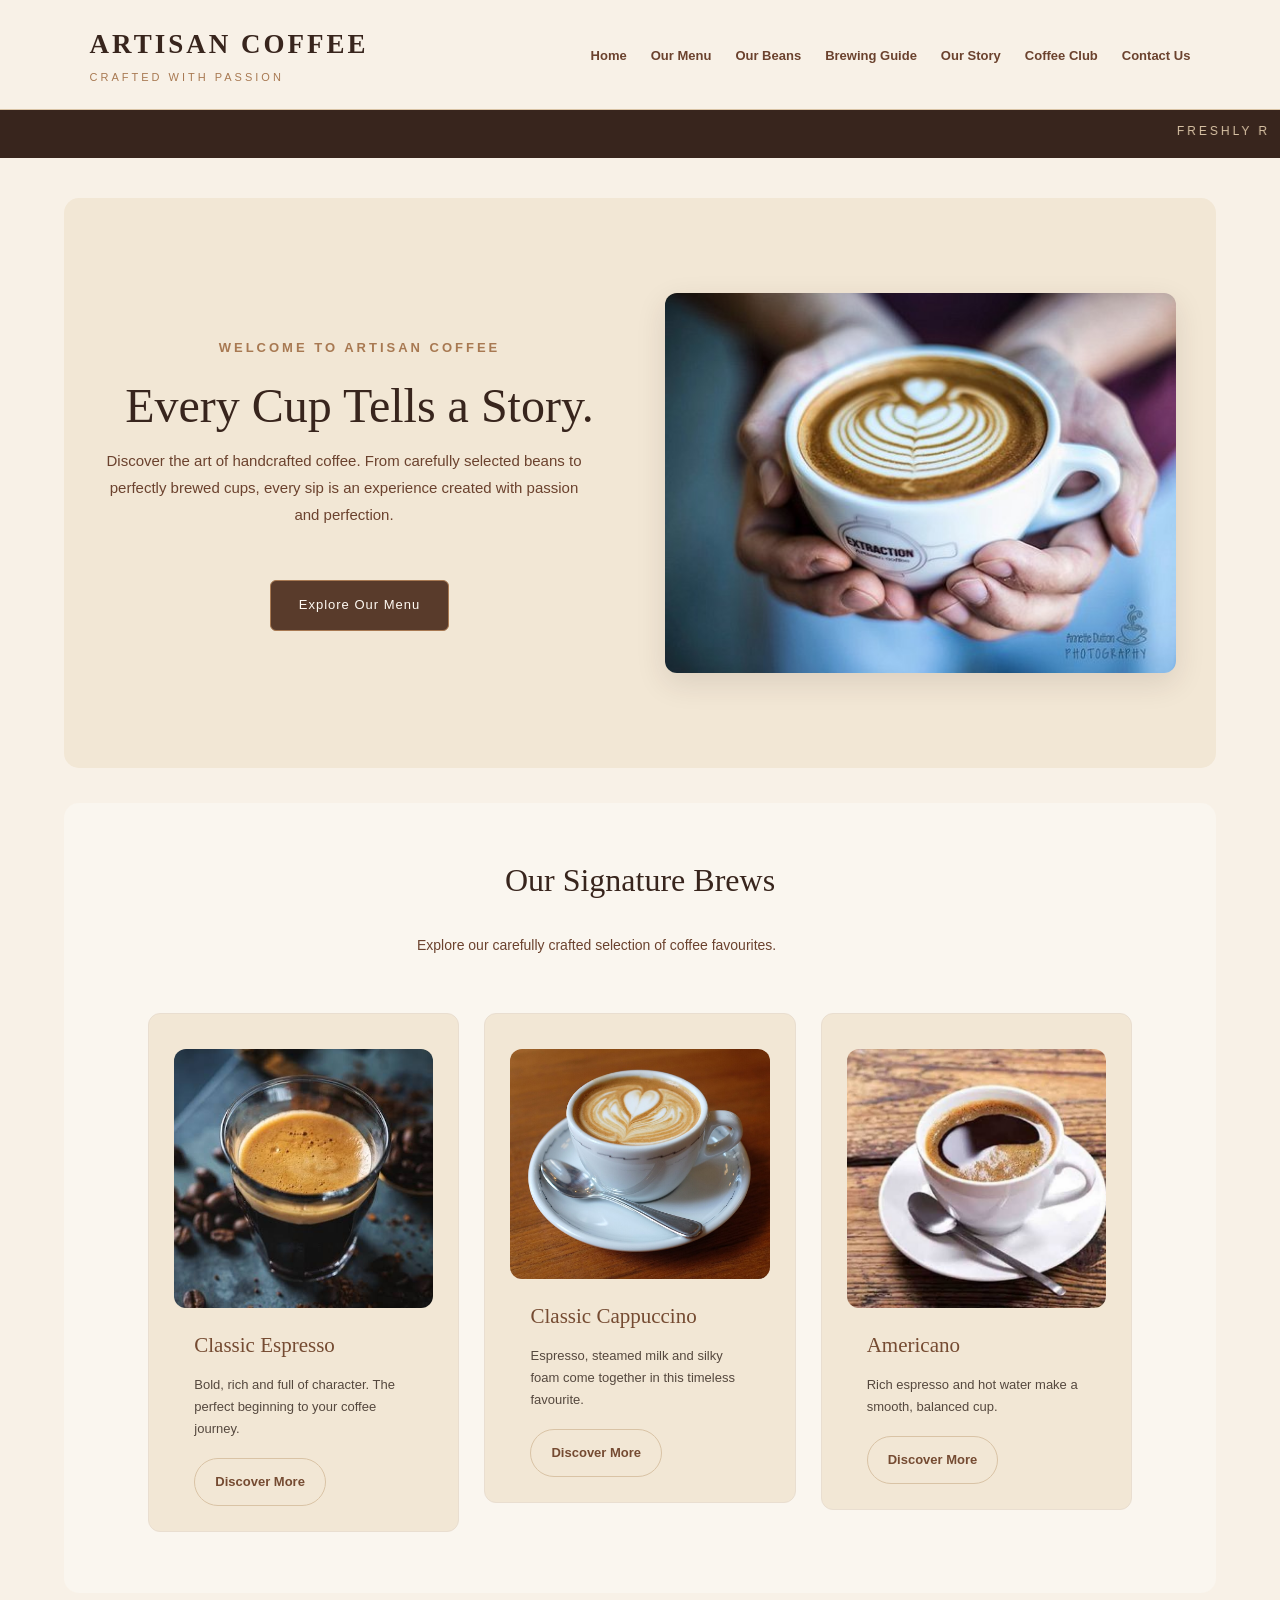
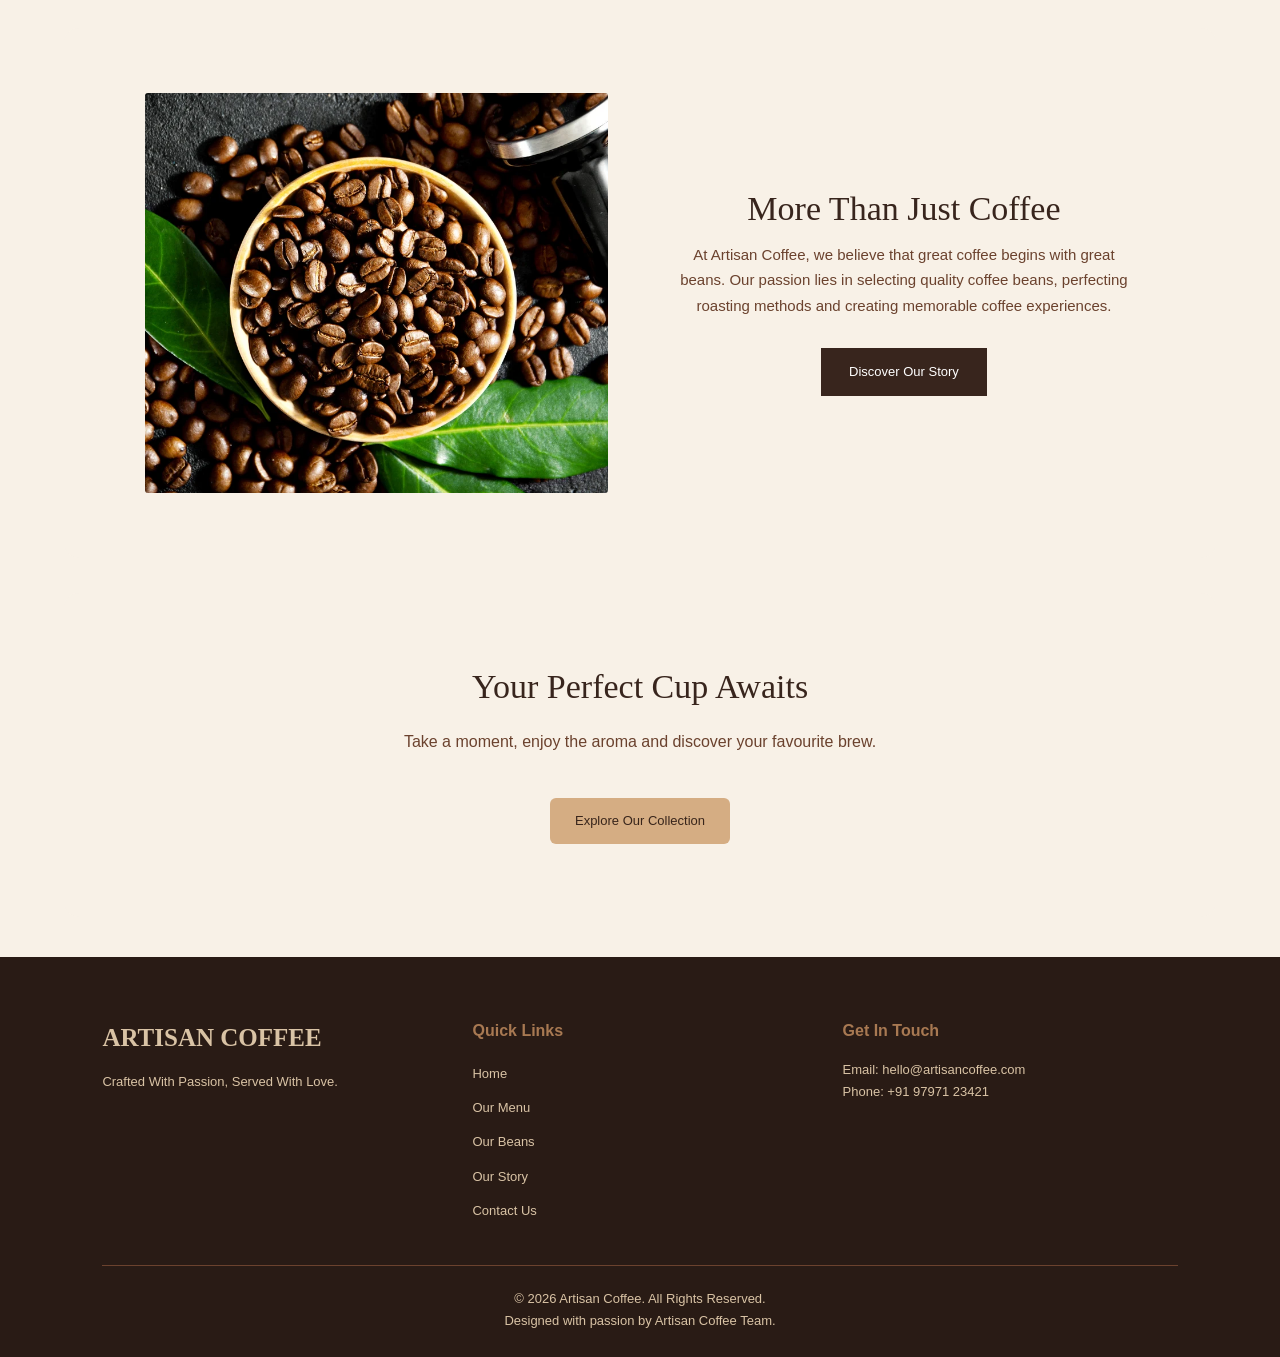
<file: index.html>
<!DOCTYPE html>
<html lang="en">

<head>
    <meta charset="UTF-8">
    <meta name="viewport" content="width=device-width, initial-scale=1.0">

    <title>Artisan Coffee | Crafted With Passion</title>

    <meta name="description" content="Discover Artisan Coffee, where premium beans meet the art of handcrafted brewing.">
    <link rel="stylesheet" href="style.css">
</head>
<body>

    <!-- HEADER AND NAVIGATION -->

    <header>

        <div>
            <h1>ARTISAN COFFEE</h1>
            <p>Crafted With Passion</p>
        </div>

        <nav>
            <ul>
                <li><a href="index.html">Home</a></li>
                <li><a href="menu.html">Our Menu</a></li>
                <li><a href="beans.html">Our Beans</a></li>
                <li><a href="brewing.html">Brewing Guide</a></li>
                <li><a href="about.html">Our Story</a></li>
                <li><a href="club.html">Coffee Club</a></li>
                <li><a href="contact.html">Contact Us</a></li>
            </ul>
        </nav>

        <details>
            <summary>☰</summary>

            <ul>
                <li><a href="index.html">Home</a></li>
                <li><a href="menu.html">Our Menu</a></li>
                <li><a href="beans.html">Our Beans</a></li>
                <li><a href="brewing.html">Brewing Guide</a></li>
                <li><a href="about.html">Our Story</a></li>
                <li><a href="club.html">Coffee Club</a></li>
                <li><a href="contact.html">Contact Us</a></li>
            </ul>
        </details>

    </header>


    <!-- ANNOUNCEMENT MARQUEE -->

    <section>

        <marquee behavior="scroll" direction="left" scrollamount="5">

            FRESHLY ROASTED COFFEE • PREMIUM BEANS •
            HANDCRAFTED WITH LOVE • EXPERIENCE THE ART
            OF COFFEE • EVERY CUP TELLS A STORY •

        </marquee>

    </section>


    <!-- MAIN CONTENT -->

    <main>

        <!-- HERO SECTION -->

        <section>

            <div>

                <p>WELCOME TO ARTISAN COFFEE</p>

                <h2>Every Cup Tells a Story.</h2>

                <p>
                    Discover the art of handcrafted coffee.
                    From carefully selected beans to perfectly
                    brewed cups, every sip is an experience
                    created with passion and perfection.
                </p>

                <a href="menu.html">Explore Our Menu</a>

            </div>

            <div>

                <img src="images/Artisan%20coffee.jpg"
                     alt="Freshly brewed artisan coffee">

            </div>

        </section>


        <!-- FEATURED COFFEE SECTION -->

        <section>

            <h2>Our Signature Brews</h2>

            <p>
                Explore our carefully crafted selection
                of coffee favourites.
            </p>


            <!-- COFFEE 1 -->

            <article>

                <img src="images/classic%20espresso.jpg"
                     alt="Classic Espresso">

                <h3>Classic Espresso</h3>

                <p>
                    Bold, rich and full of character.
                    The perfect beginning to your coffee journey.
                </p>

                <a href="menu.html">Discover More</a>

            </article>


            <!-- COFFEE 2 -->

            <article>

                <img src="images/Cappuccino.jpg"
                     alt="Freshly prepared cappuccino topped with latte art">

                <h3>Classic Cappuccino</h3>

                <p>
                    Espresso, steamed milk and silky foam
                    come together in this timeless favourite.
                </p>

                <a href="menu.html">Discover More</a>

            </article>


            <!-- COFFEE 3 -->

            <article>

                <img src="images/Americano.jpg"
                     alt="Freshly prepared Americano coffee">

                <h3>Americano</h3>

                <p>
                    Rich espresso and hot water make
                    a smooth, balanced cup.
                </p>

                <a href="menu.html">Discover More</a>

            </article>

        </section>


        <!-- ABOUT OUR COFFEE SECTION -->

        <section>

            <div>

                <img src="images/coffee-beans.webp"
                     alt="Freshly roasted coffee beans">
            </div>

            <div>

                <h2>More Than Just Coffee</h2>

                <p>
                    At Artisan Coffee, we believe that
                    great coffee begins with great beans.

                    Our passion lies in selecting quality
                    coffee beans, perfecting roasting methods
                    and creating memorable coffee experiences.
                </p>

                <a href="about.html">Discover Our Story</a>

            </div>

        </section>


        <!-- CALL TO ACTION SECTION -->

        <section>

            <h2>Your Perfect Cup Awaits</h2>

            <p>
                Take a moment, enjoy the aroma
                and discover your favourite brew.
            </p>

            <a href="menu.html">Explore Our Collection</a>

        </section>

    </main>


    <!-- FOOTER -->

    <footer>

        <div>

            <h2>ARTISAN COFFEE</h2>

            <p>Crafted With Passion, Served With Love.</p>

        </div>


        <div>

            <h3>Quick Links</h3>

            <ul>
                <li><a href="index.html">Home</a></li>
                <li><a href="menu.html">Our Menu</a></li>
                <li><a href="beans.html">Our Beans</a></li>
                <li><a href="about.html">Our Story</a></li>
                <li><a href="contact.html">Contact Us</a></li>
            </ul>

        </div>


        <div>

            <h3>Get In Touch</h3>

            <p>Email: hello@artisancoffee.com</p>

            <p>Phone: +91 97971 23421</p>

        </div>


        <div>

            <p>
                &copy; 2026 Artisan Coffee.
                All Rights Reserved.
            </p>

            <p>Designed with passion by Artisan Coffee Team.</p>

        </div>

    </footer>

</body>

</html>
</file>
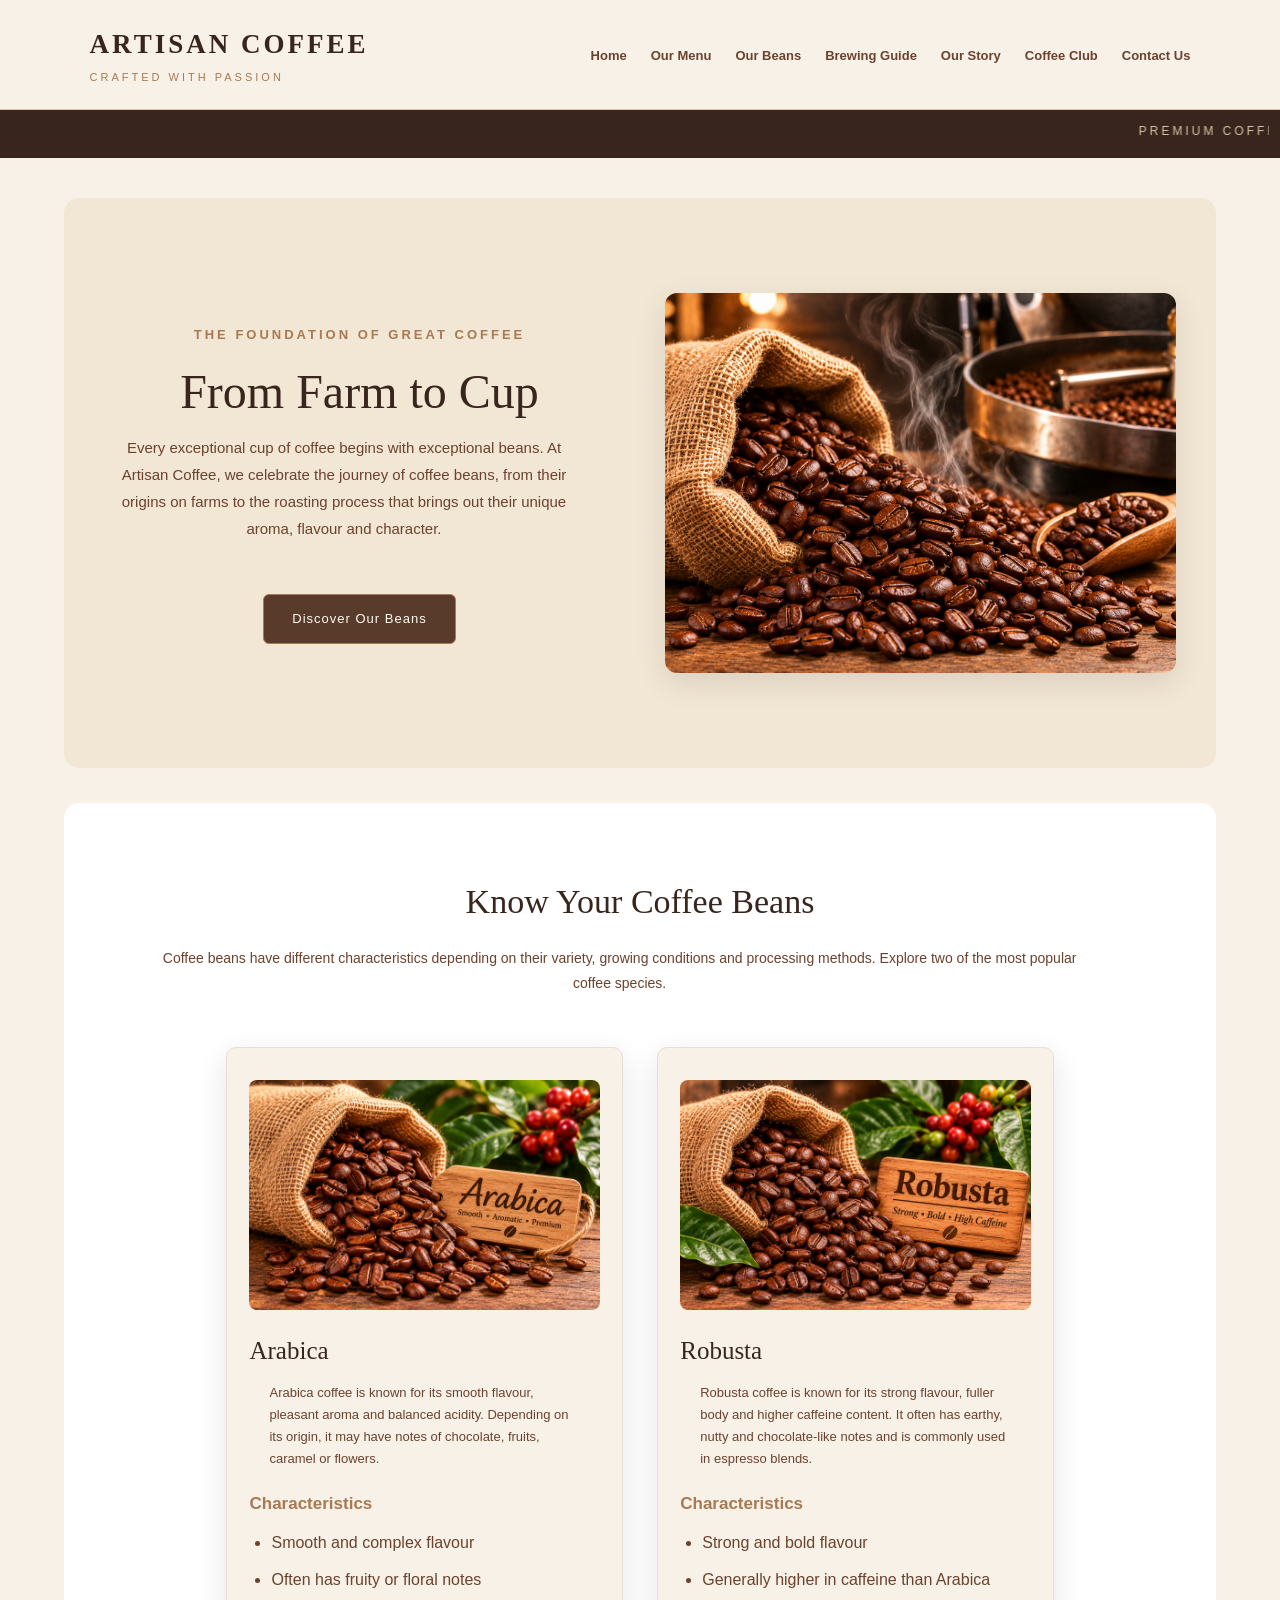
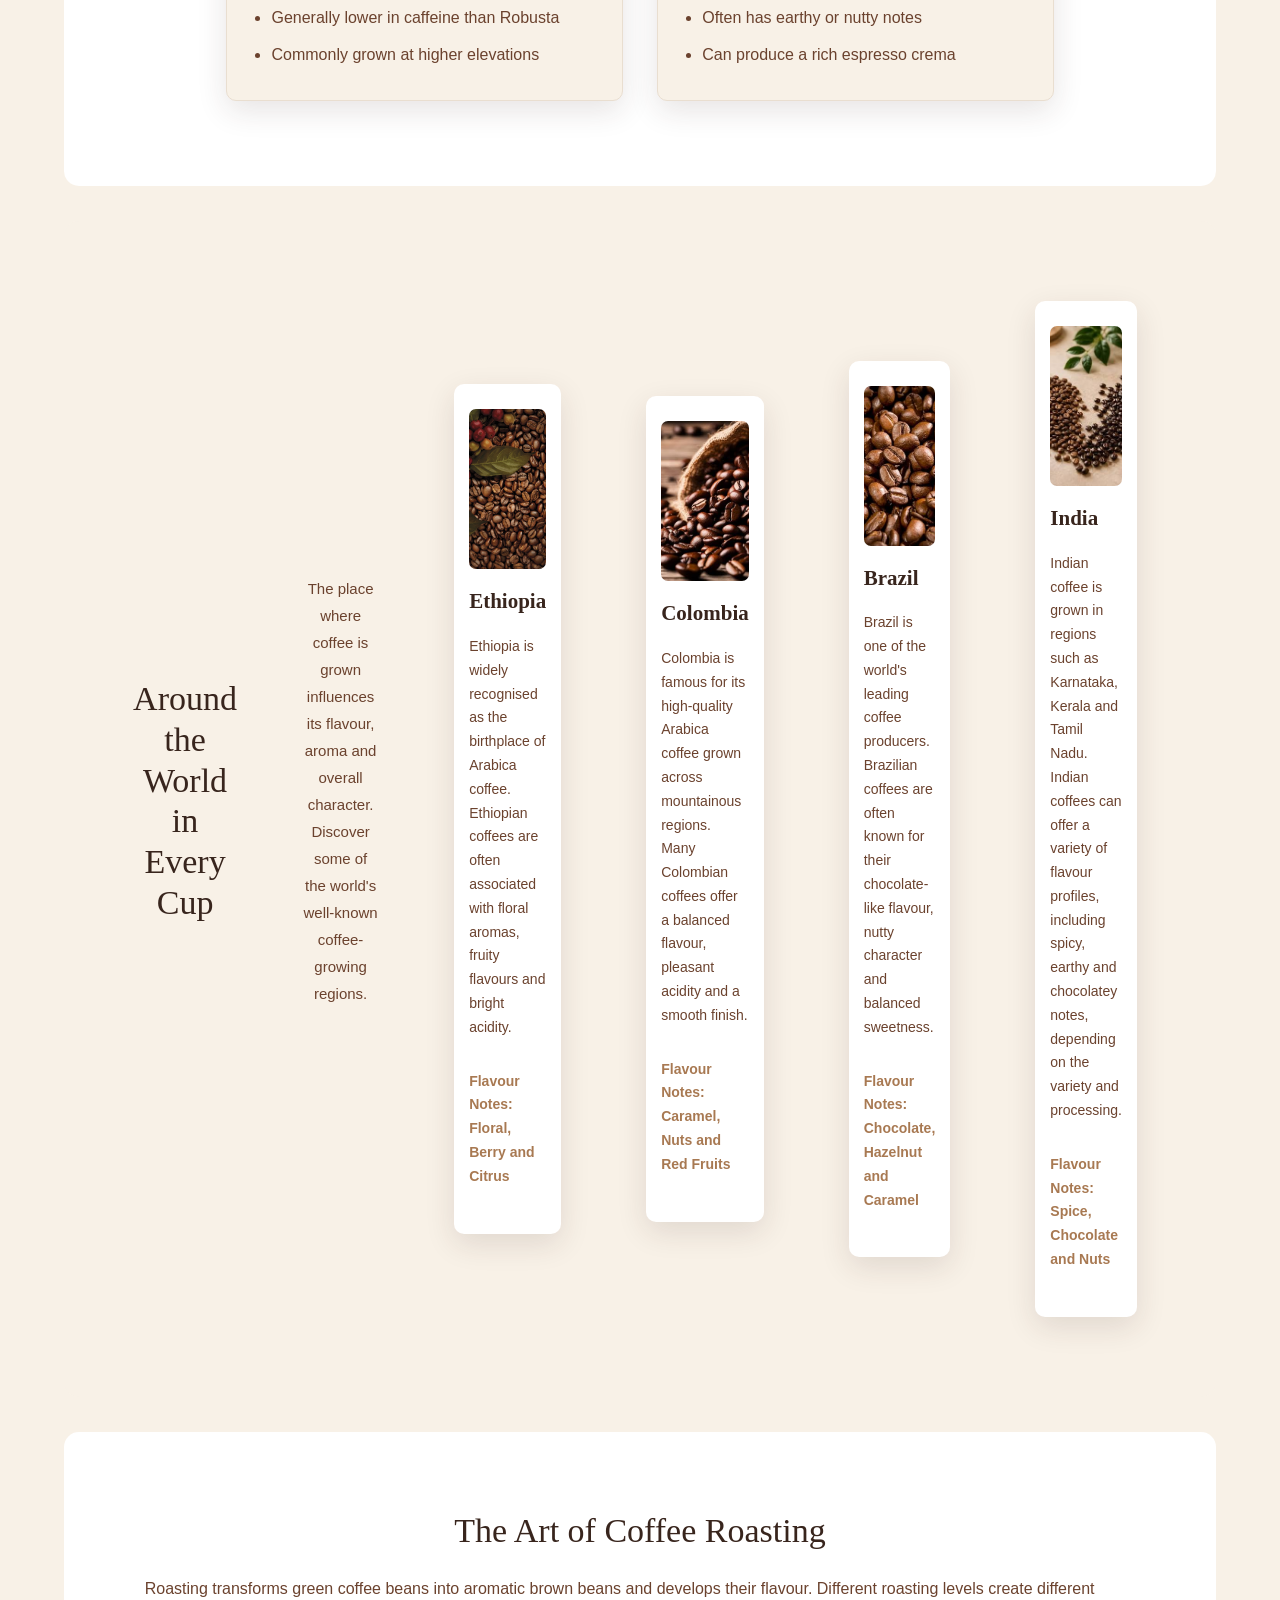
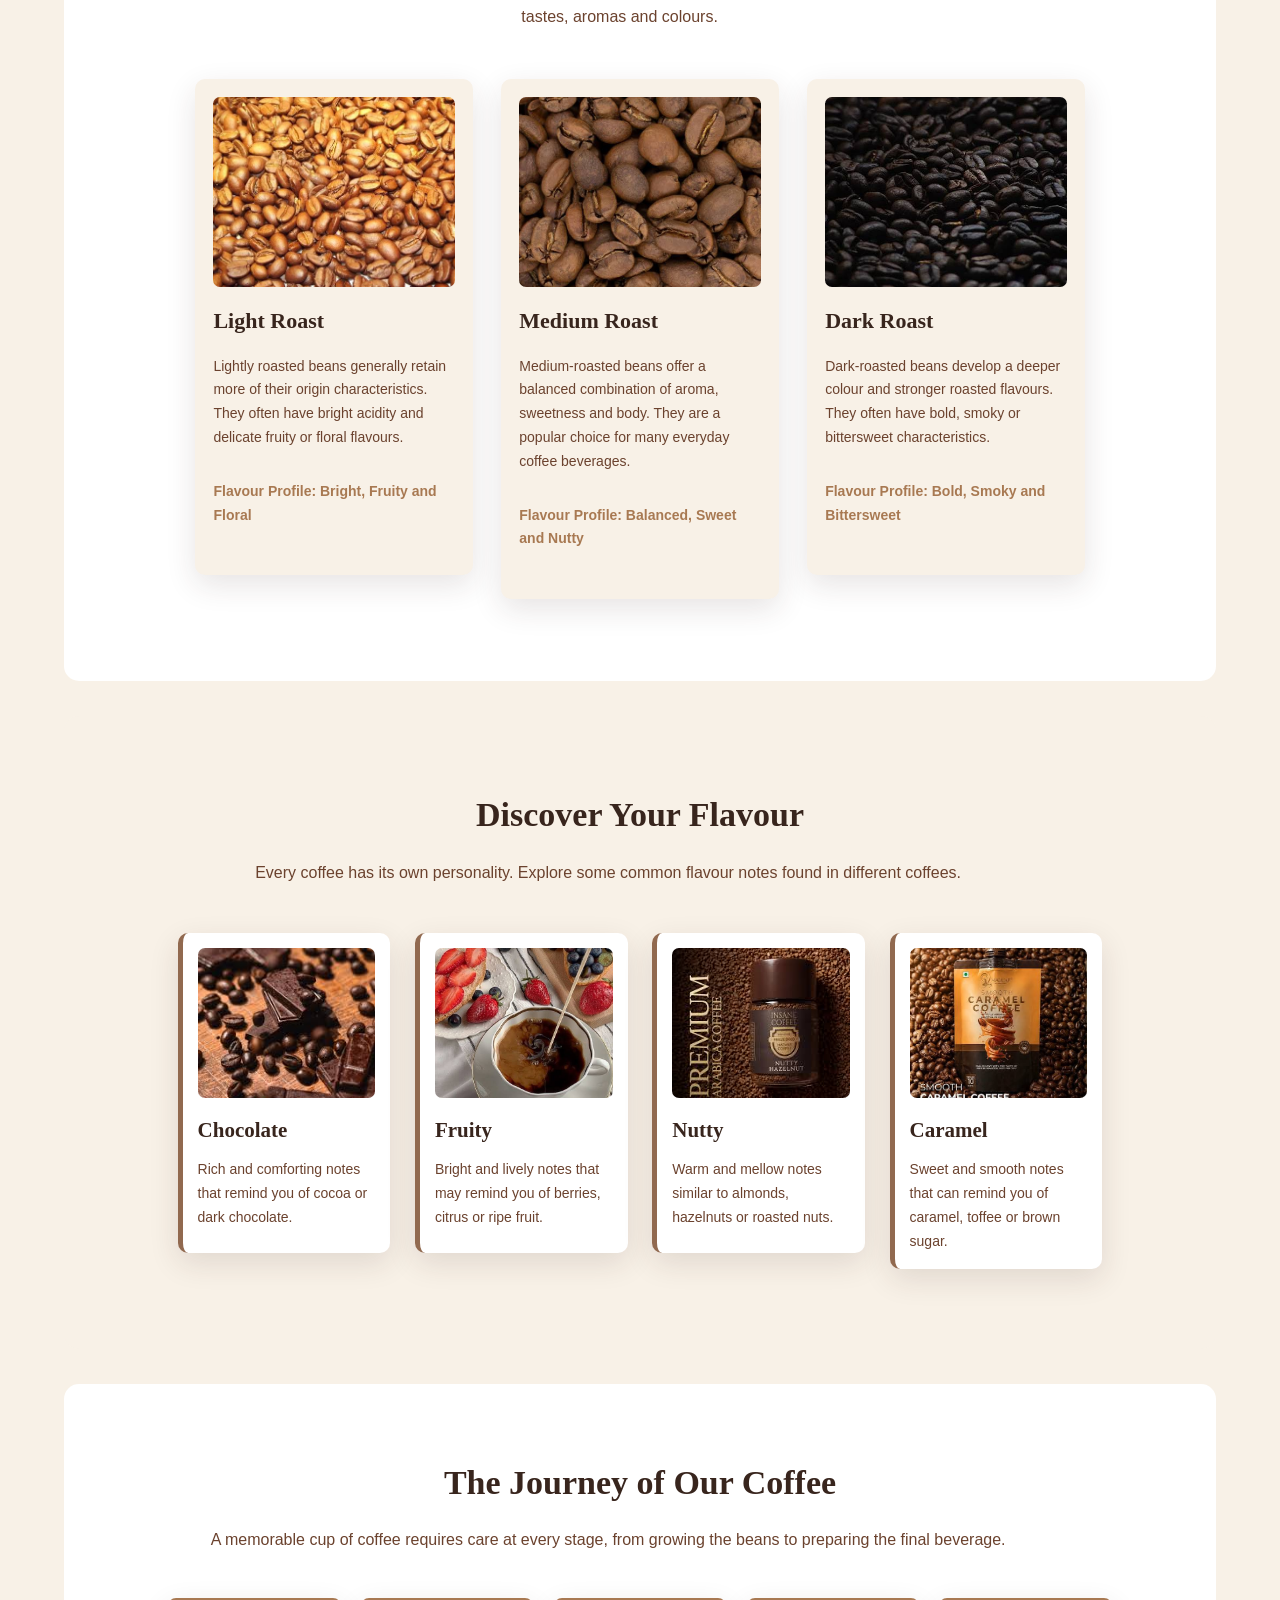
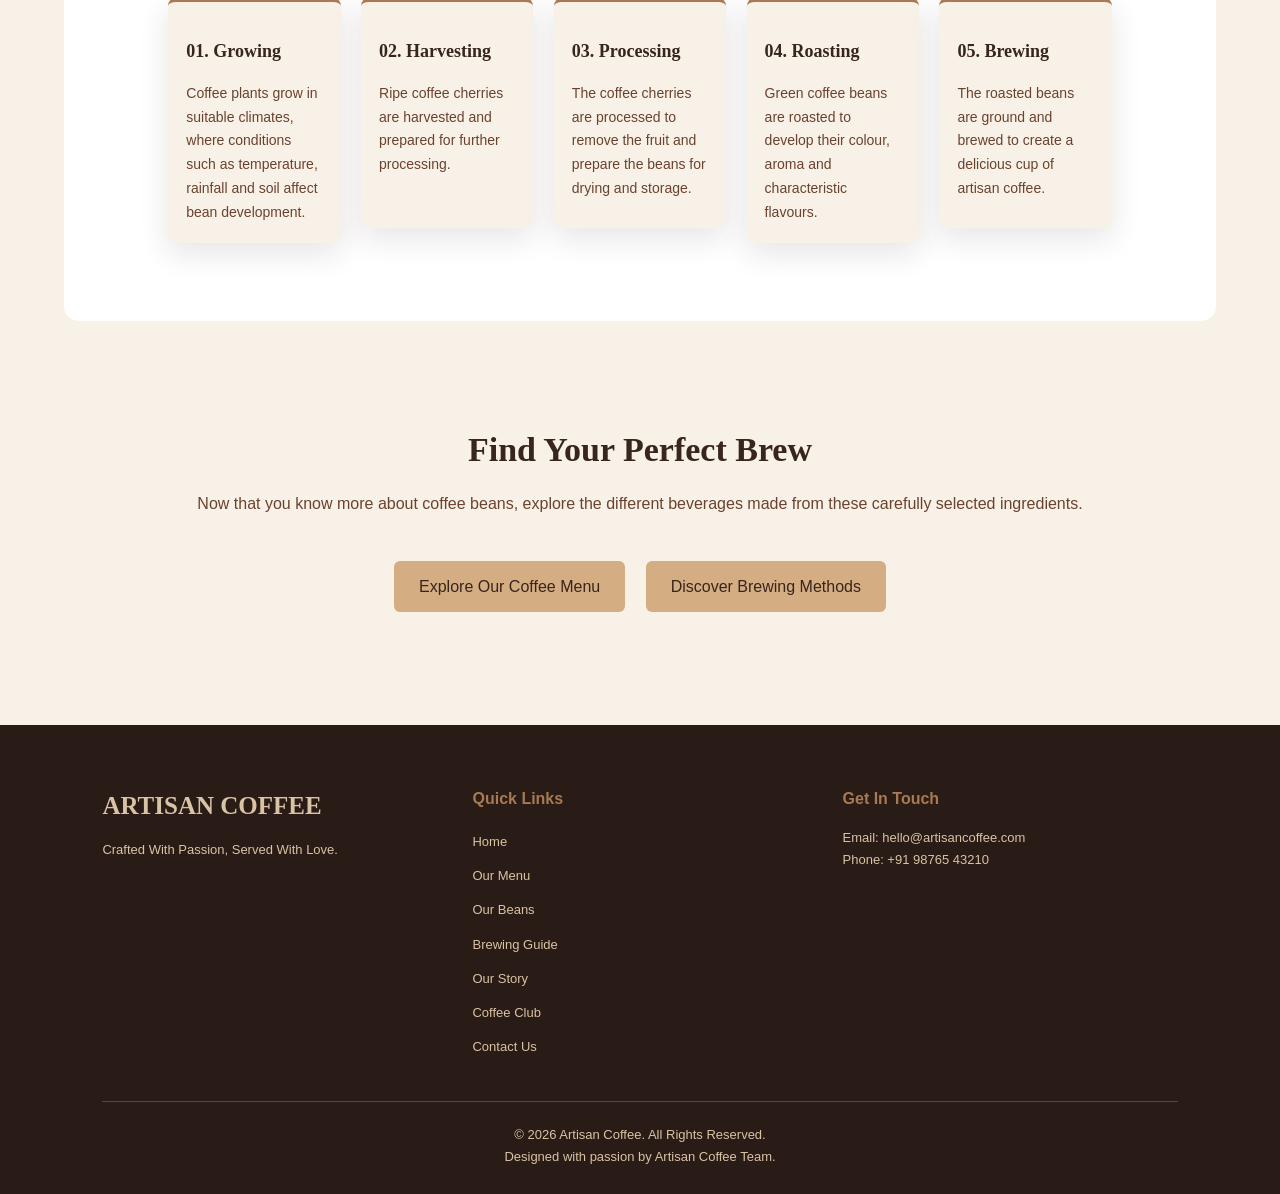
<file: beans.html>
<!DOCTYPE html>
<html lang="en">

<head>

    <meta charset="UTF-8">
    <meta name="viewport" content="width=device-width, initial-scale=1.0">

    <title>Our Beans | Artisan Coffee</title>
    <link rel="stylesheet" href="style.css">

    <meta name="description" content="Discover the world of artisan coffee beans, including Arabica and Robusta varieties, coffee origins, roasting levels and flavour profiles.">

</head>

<body>

    <!-- HEADER AND NAVIGATION -->

    <header>

        <div>

            <h1>ARTISAN COFFEE</h1>

            <p>Crafted With Passion</p>

        </div>

        <nav>

            <ul>

                <li><a href="index.html">Home</a></li>
                <li><a href="menu.html">Our Menu</a></li>
                <li><a href="beans.html">Our Beans</a></li>
                <li><a href="brewing.html">Brewing Guide</a></li>
                <li><a href="about.html">Our Story</a></li>
                <li><a href="club.html">Coffee Club</a></li>
                <li><a href="contact.html">Contact Us</a></li>

            </ul>

        </nav>
         <details>
            <summary>☰</summary>

            <ul>
                <li><a href="index.html">Home</a></li>
                <li><a href="menu.html">Our Menu</a></li>
                <li><a href="beans.html">Our Beans</a></li>
                <li><a href="brewing.html">Brewing Guide</a></li>
                <li><a href="about.html">Our Story</a></li>
                <li><a href="club.html">Coffee Club</a></li>
                <li><a href="contact.html">Contact Us</a></li>
            </ul>
        </details>

    </header>


    <!-- ANNOUNCEMENT BANNER -->

    <section>

        <marquee behavior="scroll" direction="left" scrollamount="5">

            PREMIUM COFFEE BEANS • CAREFULLY SELECTED •
            EXPERTLY ROASTED • RICH AROMA •
            FROM FARM TO CUP •

        </marquee>

    </section>


    <!-- MAIN CONTENT -->

    <main>

        <!-- BEANS INTRODUCTION SECTION -->

        <section>

            <div>

                <p>THE FOUNDATION OF GREAT COFFEE</p>

                <h2>From Farm to Cup</h2>

                <p>
                    Every exceptional cup of coffee begins with
                    exceptional beans.

                    At Artisan Coffee, we celebrate the journey
                    of coffee beans, from their origins on farms
                    to the roasting process that brings out their
                    unique aroma, flavour and character.
                </p>

                <a href="#coffee-varieties">Discover Our Beans</a>

            </div>

            <div>

                <img src="images/coffee_beans.jpg"
                     alt="Freshly roasted coffee beans">

            </div>

        </section>


        <!-- COFFEE BEAN VARIETIES SECTION -->

        <section id="coffee-varieties">

            <h2>Know Your Coffee Beans</h2>

            <p>
                Coffee beans have different characteristics
                depending on their variety, growing conditions
                and processing methods.

                Explore two of the most popular coffee species.
            </p>


            <!-- ARABICA COFFEE -->

            <article>

                <img src="images/arabica.jpg"
                     alt="Arabica coffee beans">

                <h3>Arabica</h3>

                <p>
                    Arabica coffee is known for its smooth flavour,
                    pleasant aroma and balanced acidity.

                    Depending on its origin, it may have notes
                    of chocolate, fruits, caramel or flowers.
                </p>

                <h4>Characteristics</h4>

                <ul>

                    <li>Smooth and complex flavour</li>

                    <li>Often has fruity or floral notes</li>

                    <li>Generally lower in caffeine than Robusta</li>

                    <li>Commonly grown at higher elevations</li>

                </ul>

            </article>


            <!-- ROBUSTA COFFEE -->

            <article>

                <img src="images/robusta.jpg"
                     alt="Robusta coffee beans">

                <h3>Robusta</h3>

                <p>
                    Robusta coffee is known for its strong flavour,
                    fuller body and higher caffeine content.

                    It often has earthy, nutty and chocolate-like
                    notes and is commonly used in espresso blends.
                </p>

                <h4>Characteristics</h4>

                <ul>

                    <li>Strong and bold flavour</li>

                    <li>Generally higher in caffeine than Arabica</li>

                    <li>Often has earthy or nutty notes</li>

                    <li>Can produce a rich espresso crema</li>

                </ul>

            </article>

        </section>


        <!-- COFFEE ORIGINS SECTION -->

        <section id="coffee-origins">

            <h2>Around the World in Every Cup</h2>

            <p>
                The place where coffee is grown influences
                its flavour, aroma and overall character.

                Discover some of the world's well-known
                coffee-growing regions.
            </p>


            <!-- ETHIOPIAN COFFEE -->

            <article>

                <img src="images/ethiopio.jpg"
                     alt="Coffee beans from Ethiopia">

                <h3>Ethiopia</h3>

                <p>
                    Ethiopia is widely recognised as the birthplace
                    of Arabica coffee.

                    Ethiopian coffees are often associated with
                    floral aromas, fruity flavours and bright acidity.
                </p>

                <p>Flavour Notes: Floral, Berry and Citrus</p>

            </article>


            <!-- COLOMBIAN COFFEE -->

            <article>

                <img src="images/colombian.jpg"
                     alt="Coffee beans from Colombia">

                <h3>Colombia</h3>

                <p>
                    Colombia is famous for its high-quality Arabica
                    coffee grown across mountainous regions.

                    Many Colombian coffees offer a balanced flavour,
                    pleasant acidity and a smooth finish.
                </p>

                <p>Flavour Notes: Caramel, Nuts and Red Fruits</p>

            </article>


            <!-- BRAZILIAN COFFEE -->

            <article>

                <img src="images/brazil.jpg"
                     alt="Coffee beans from Brazil">

                <h3>Brazil</h3>

                <p>
                    Brazil is one of the world's leading coffee
                    producers.

                    Brazilian coffees are often known for their
                    chocolate-like flavour, nutty character
                    and balanced sweetness.
                </p>

                <p>Flavour Notes: Chocolate, Hazelnut and Caramel</p>

            </article>


            <!-- INDIAN COFFEE -->

            <article>

                <img src="images/india.jpg"
                     alt="Coffee beans grown in India">

                <h3>India</h3>

                <p>
                    Indian coffee is grown in regions such as
                    Karnataka, Kerala and Tamil Nadu.

                    Indian coffees can offer a variety of flavour
                    profiles, including spicy, earthy and chocolatey
                    notes, depending on the variety and processing.
                </p>

                <p>Flavour Notes: Spice, Chocolate and Nuts</p>

            </article>

        </section>


        <!-- COFFEE ROASTING SECTION -->

        <section id="roasting-levels">

            <h2>The Art of Coffee Roasting</h2>

            <p>
                Roasting transforms green coffee beans into
                aromatic brown beans and develops their flavour.

                Different roasting levels create different
                tastes, aromas and colours.
            </p>


            <!-- LIGHT ROAST -->

            <article>

                <img src="images/lightroast.jpg"
                     alt="Lightly roasted coffee beans">

                <h3>Light Roast</h3>

                <p>
                    Lightly roasted beans generally retain more
                    of their origin characteristics.

                    They often have bright acidity and
                    delicate fruity or floral flavours.
                </p>

                <p>Flavour Profile: Bright, Fruity and Floral</p>

            </article>


            <!-- MEDIUM ROAST -->

            <article>

                <img src="images/mediumroast.jpg"
                     alt="Medium roasted coffee beans">

                <h3>Medium Roast</h3>

                <p>
                    Medium-roasted beans offer a balanced
                    combination of aroma, sweetness and body.

                    They are a popular choice for many
                    everyday coffee beverages.
                </p>

                <p>Flavour Profile: Balanced, Sweet and Nutty</p>

            </article>


            <!-- DARK ROAST -->

            <article>

                <img src="images/darkroast.jpg"
                     alt="Dark roasted coffee beans">

                <h3>Dark Roast</h3>

                <p>
                    Dark-roasted beans develop a deeper colour
                    and stronger roasted flavours.

                    They often have bold, smoky or bittersweet
                    characteristics.
                </p>

                <p>Flavour Profile: Bold, Smoky and Bittersweet</p>

            </article>

        </section>


        <!-- FLAVOUR PROFILE SECTION -->

        <section id="flavour-profiles">

            <h2>Discover Your Flavour</h2>

            <p>
                Every coffee has its own personality.
                Explore some common flavour notes found
                in different coffees.
            </p>


            <!-- CHOCOLATE FLAVOUR -->

            <article>

                <img src="images/chocolate.jpg"
                     alt="Chocolate pieces beside roasted coffee beans">

                <h3>Chocolate</h3>

                <p>
                    Rich and comforting notes that remind
                    you of cocoa or dark chocolate.
                </p>

            </article>


            <!-- FRUITY FLAVOUR -->

            <article>

                <img src="images/fruity.jpg"
                     alt="Fresh berries and coffee beans">

                <h3>Fruity</h3>

                <p>
                    Bright and lively notes that may remind
                    you of berries, citrus or ripe fruit.
                </p>

            </article>


            <!-- NUTTY FLAVOUR -->

            <article>

                <img src="images/nut.jpg"
                     alt="Almonds and hazelnuts beside coffee beans">

                <h3>Nutty</h3>

                <p>
                    Warm and mellow notes similar to almonds,
                    hazelnuts or roasted nuts.
                </p>

            </article>


            <!-- CARAMEL FLAVOUR -->

            <article>

                <img src="images/caramel.jpg"
                     alt="Caramel pieces beside a cup of coffee">

                <h3>Caramel</h3>

                <p>
                    Sweet and smooth notes that can remind
                    you of caramel, toffee or brown sugar.
                </p>

            </article>

        </section>


        <!-- FARM TO CUP PROCESS -->

        <section id="farm-to-cup">

            <h2>The Journey of Our Coffee</h2>

            <p>
                A memorable cup of coffee requires care
                at every stage, from growing the beans
                to preparing the final beverage.
            </p>


            <!-- STEP 1 -->

            <article>

                <h3>01. Growing</h3>

                <p>
                    Coffee plants grow in suitable climates,
                    where conditions such as temperature,
                    rainfall and soil affect bean development.
                </p>

            </article>


            <!-- STEP 2 -->

            <article>

                <h3>02. Harvesting</h3>

                <p>
                    Ripe coffee cherries are harvested
                    and prepared for further processing.
                </p>

            </article>


            <!-- STEP 3 -->

            <article>

                <h3>03. Processing</h3>

                <p>
                    The coffee cherries are processed
                    to remove the fruit and prepare
                    the beans for drying and storage.
                </p>

            </article>


            <!-- STEP 4 -->

            <article>

                <h3>04. Roasting</h3>

                <p>
                    Green coffee beans are roasted
                    to develop their colour, aroma
                    and characteristic flavours.
                </p>

            </article>


            <!-- STEP 5 -->

            <article>

                <h3>05. Brewing</h3>

                <p>
                    The roasted beans are ground
                    and brewed to create a delicious
                    cup of artisan coffee.
                </p>

            </article>

        </section>


        <!-- CALL TO ACTION SECTION -->

        <section>

            <h2>Find Your Perfect Brew</h2>

            <p>
                Now that you know more about coffee beans,
                explore the different beverages made
                from these carefully selected ingredients.
            </p>

            <a href="menu.html">Explore Our Coffee Menu</a>

            <a href="brewing.html">Discover Brewing Methods</a>

        </section>

    </main>


    <!-- FOOTER -->

    <footer>

        <div>

            <h2>ARTISAN COFFEE</h2>

            <p>Crafted With Passion, Served With Love.</p>

        </div>


        <div>

            <h3>Quick Links</h3>

            <ul>

                <li><a href="index.html">Home</a></li>

                <li><a href="menu.html">Our Menu</a></li>

                <li><a href="beans.html">Our Beans</a></li>

                <li><a href="brewing.html">Brewing Guide</a></li>

                <li><a href="about.html">Our Story</a></li>

                <li><a href="club.html">Coffee Club</a></li>

                <li><a href="contact.html">Contact Us</a></li>

            </ul>

        </div>


        <div>

            <h3>Get In Touch</h3>

            <p>Email: hello@artisancoffee.com</p>

            <p>Phone: +91 98765 43210</p>

        </div>


        <div>

            <p>
                &copy; 2026 Artisan Coffee.
                All Rights Reserved.
            </p>

            <p>Designed with passion by Artisan Coffee Team.</p>

        </div>

    </footer>

</body>

</html>
</file>
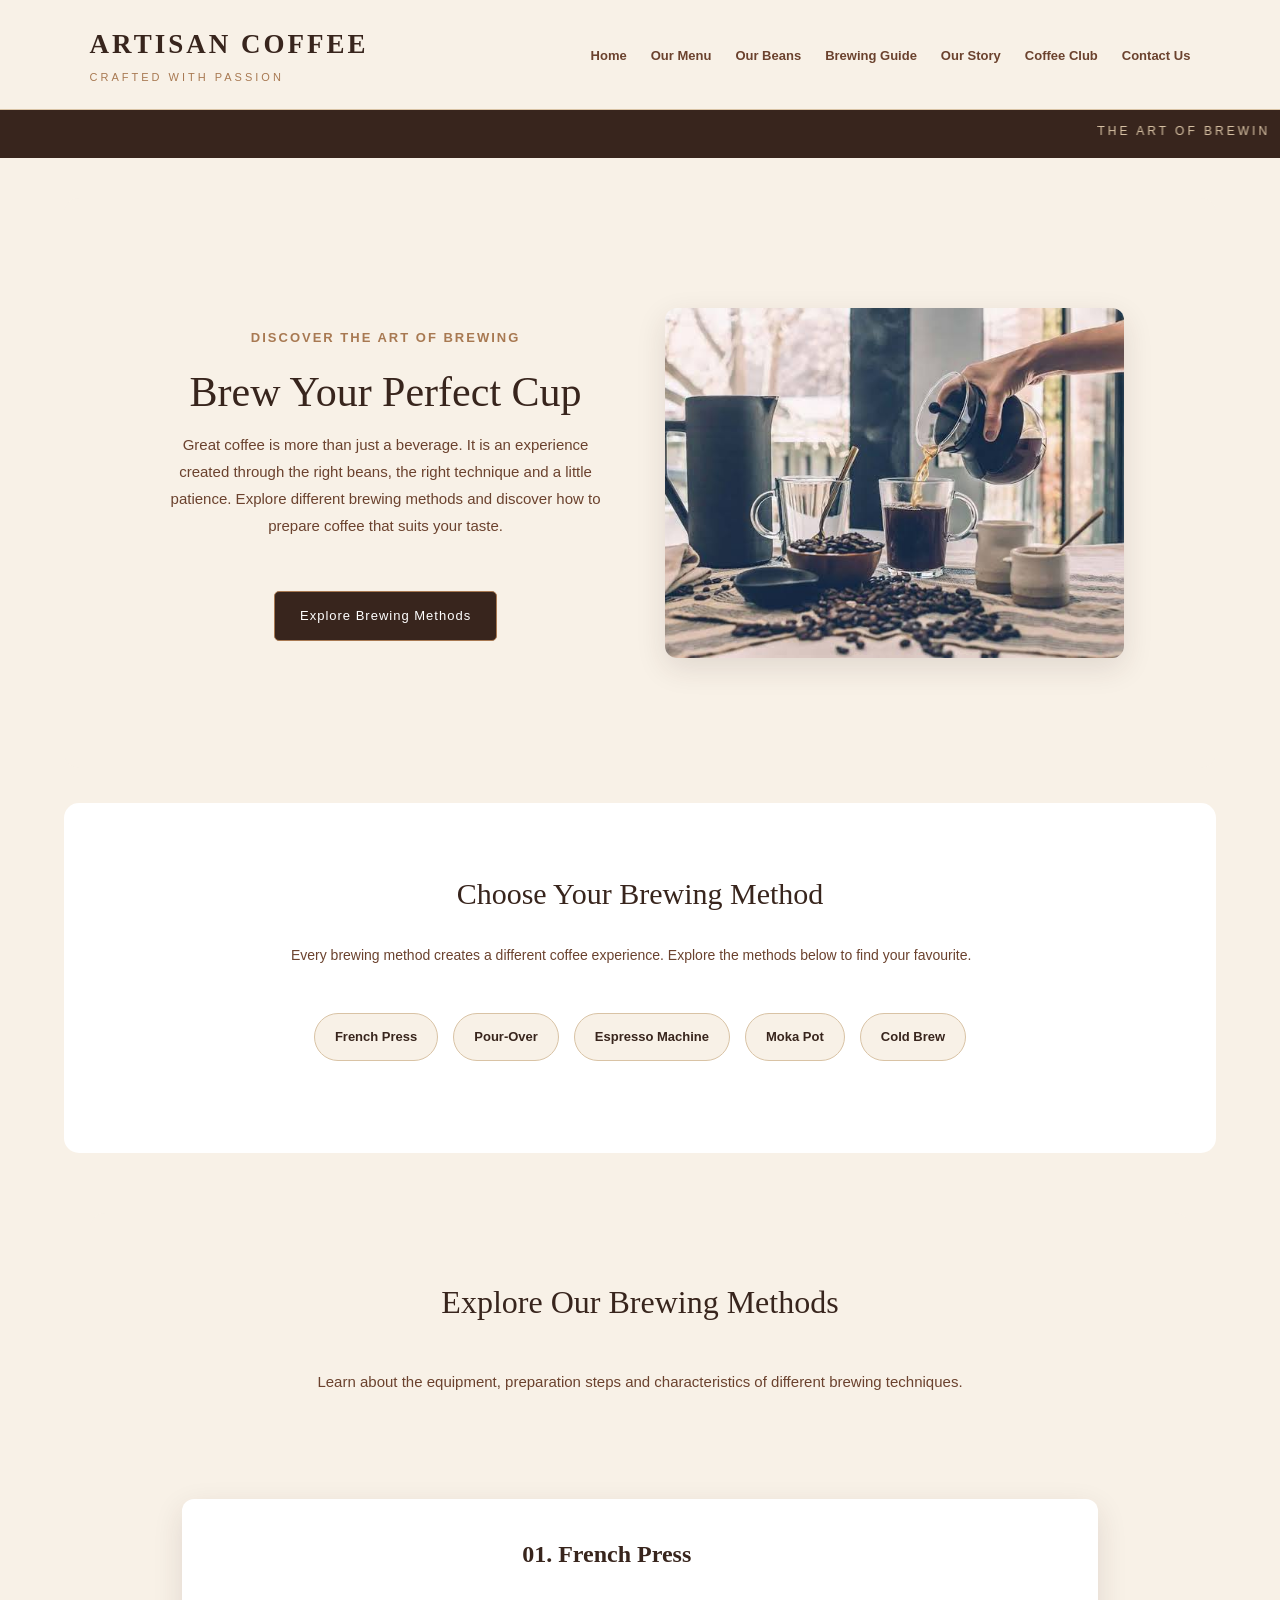
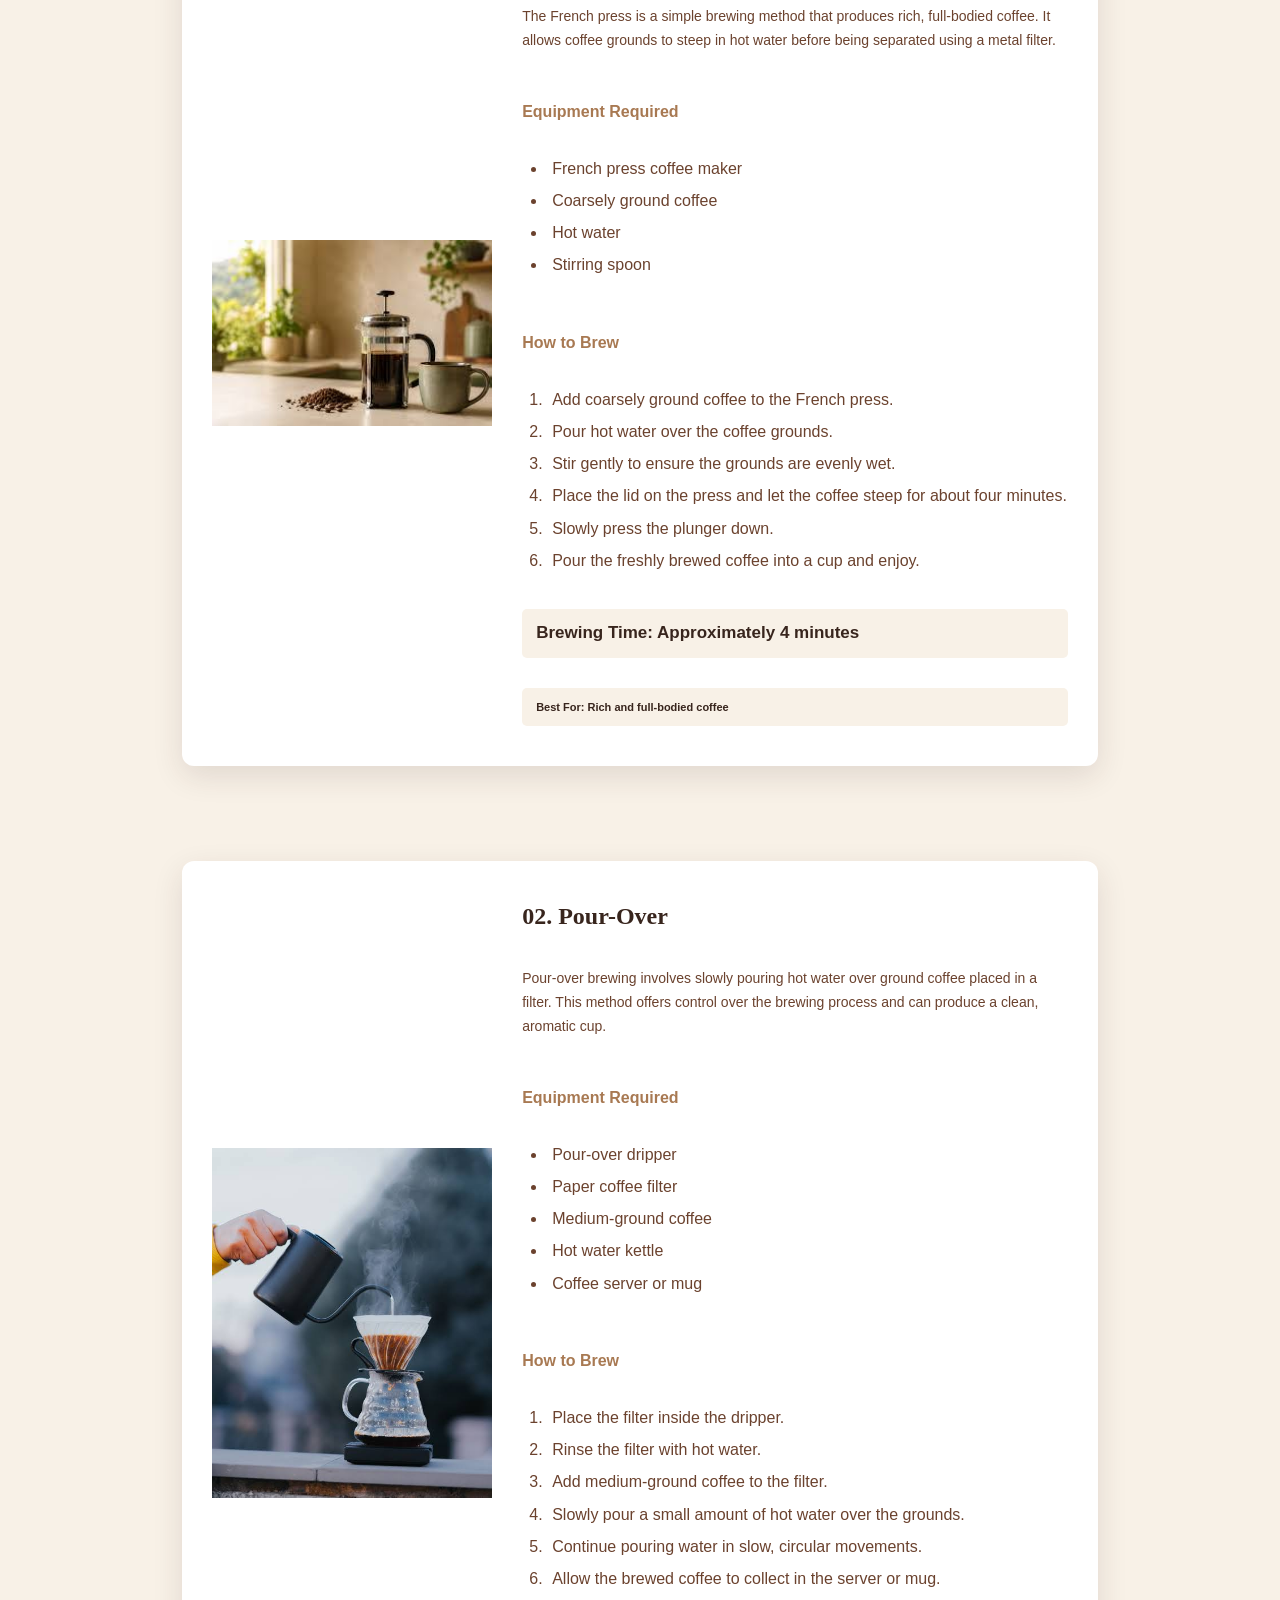
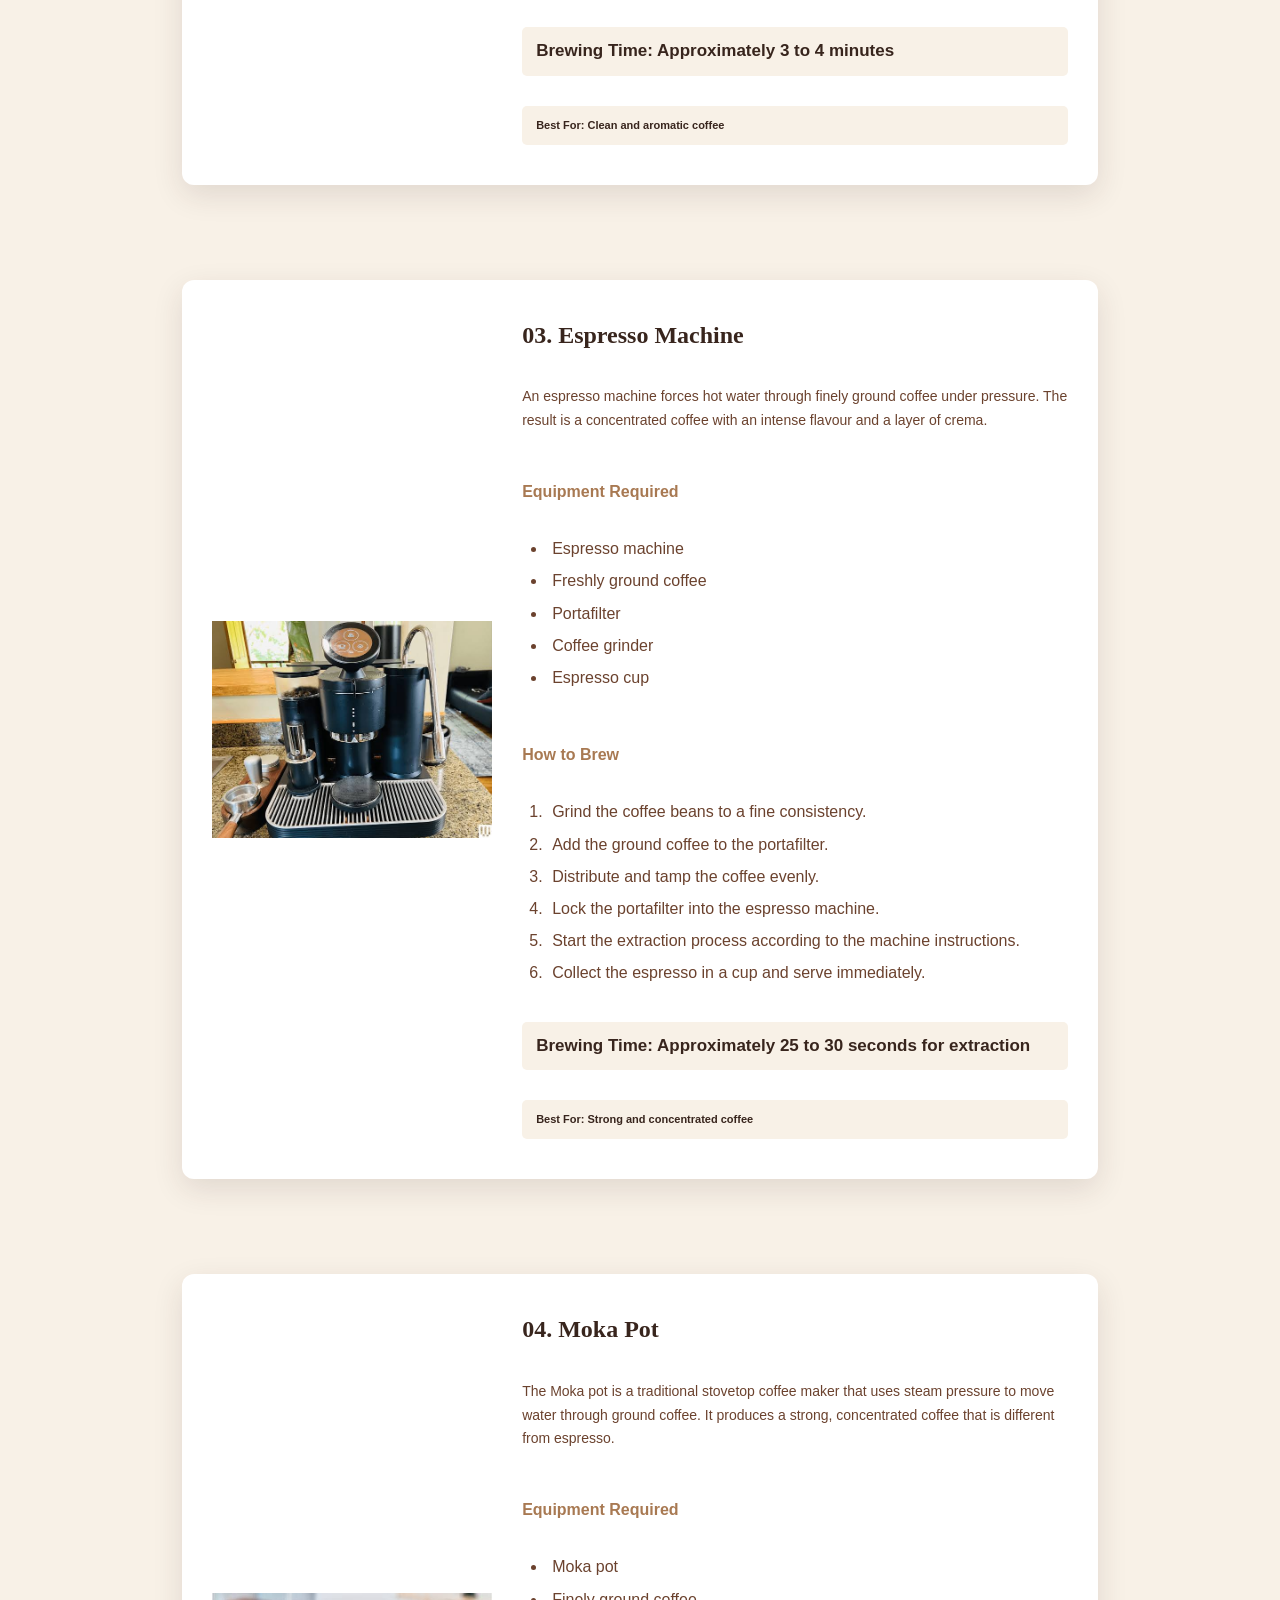
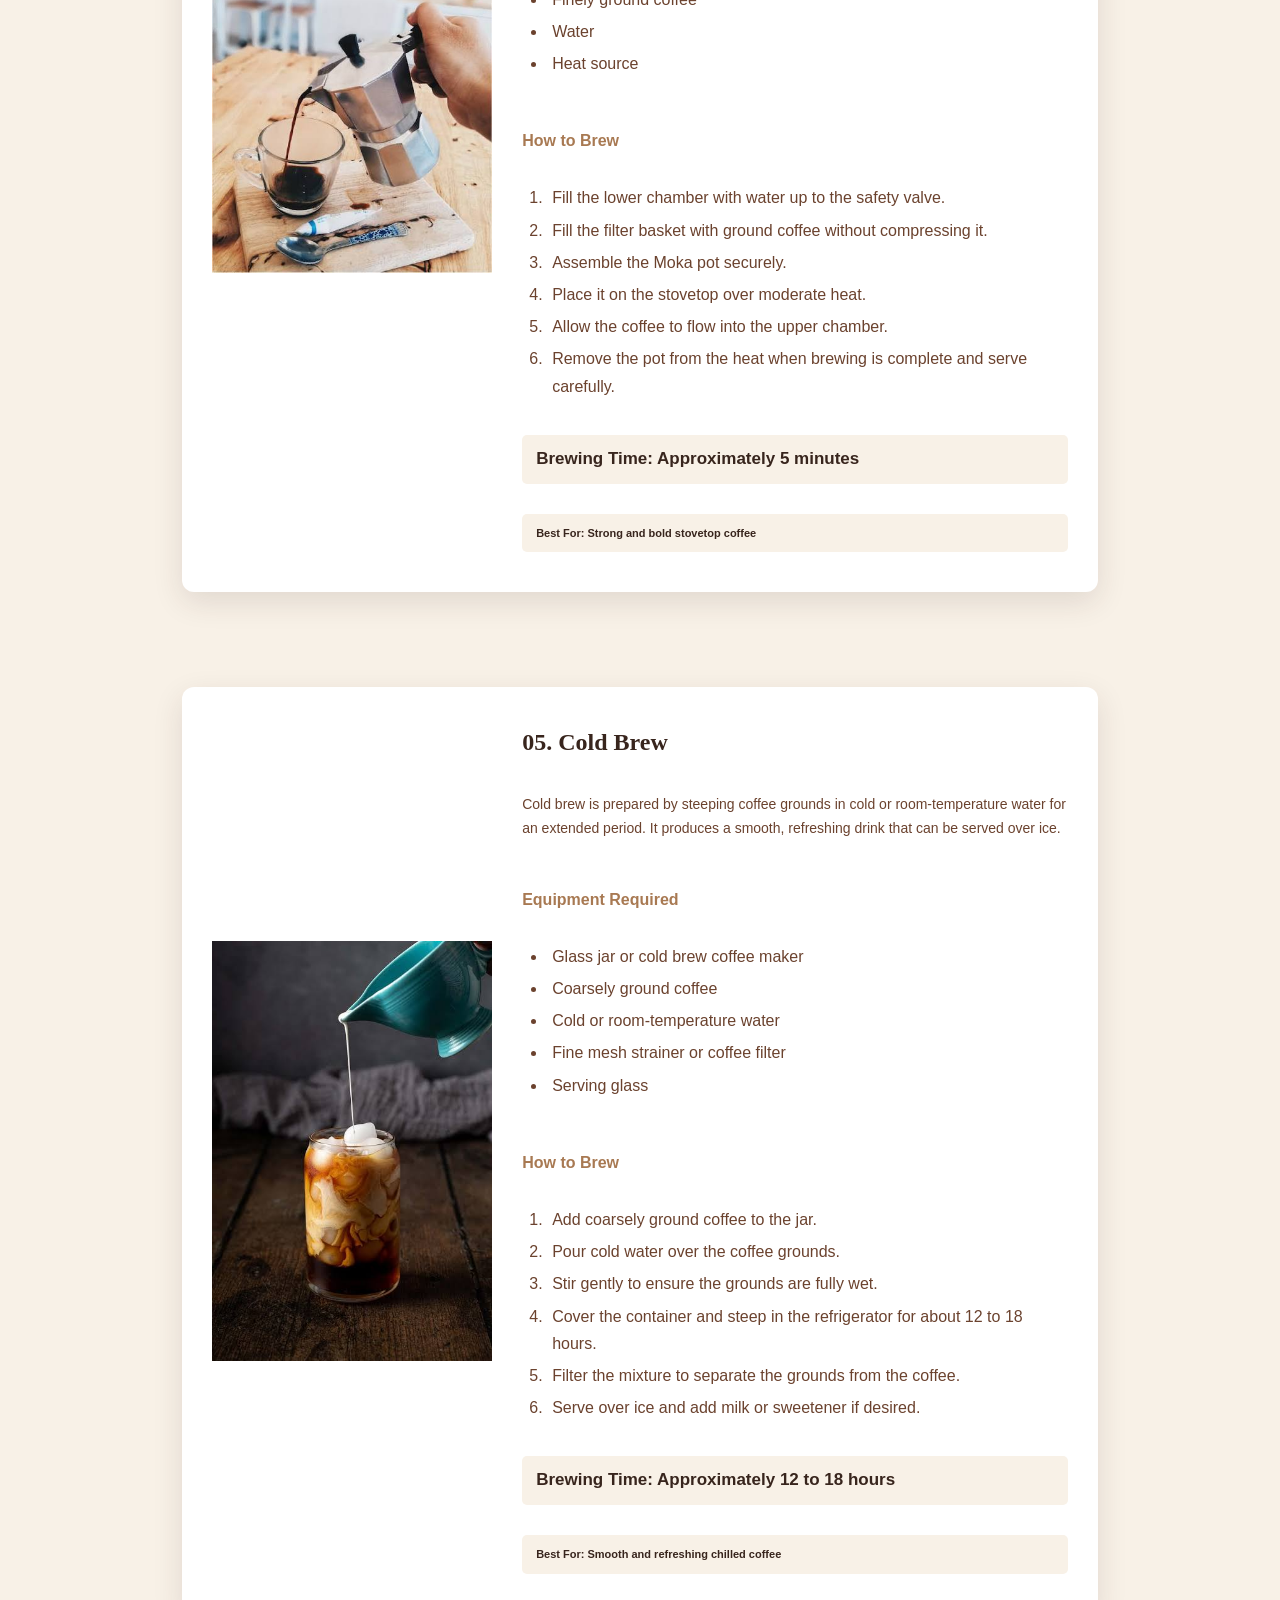
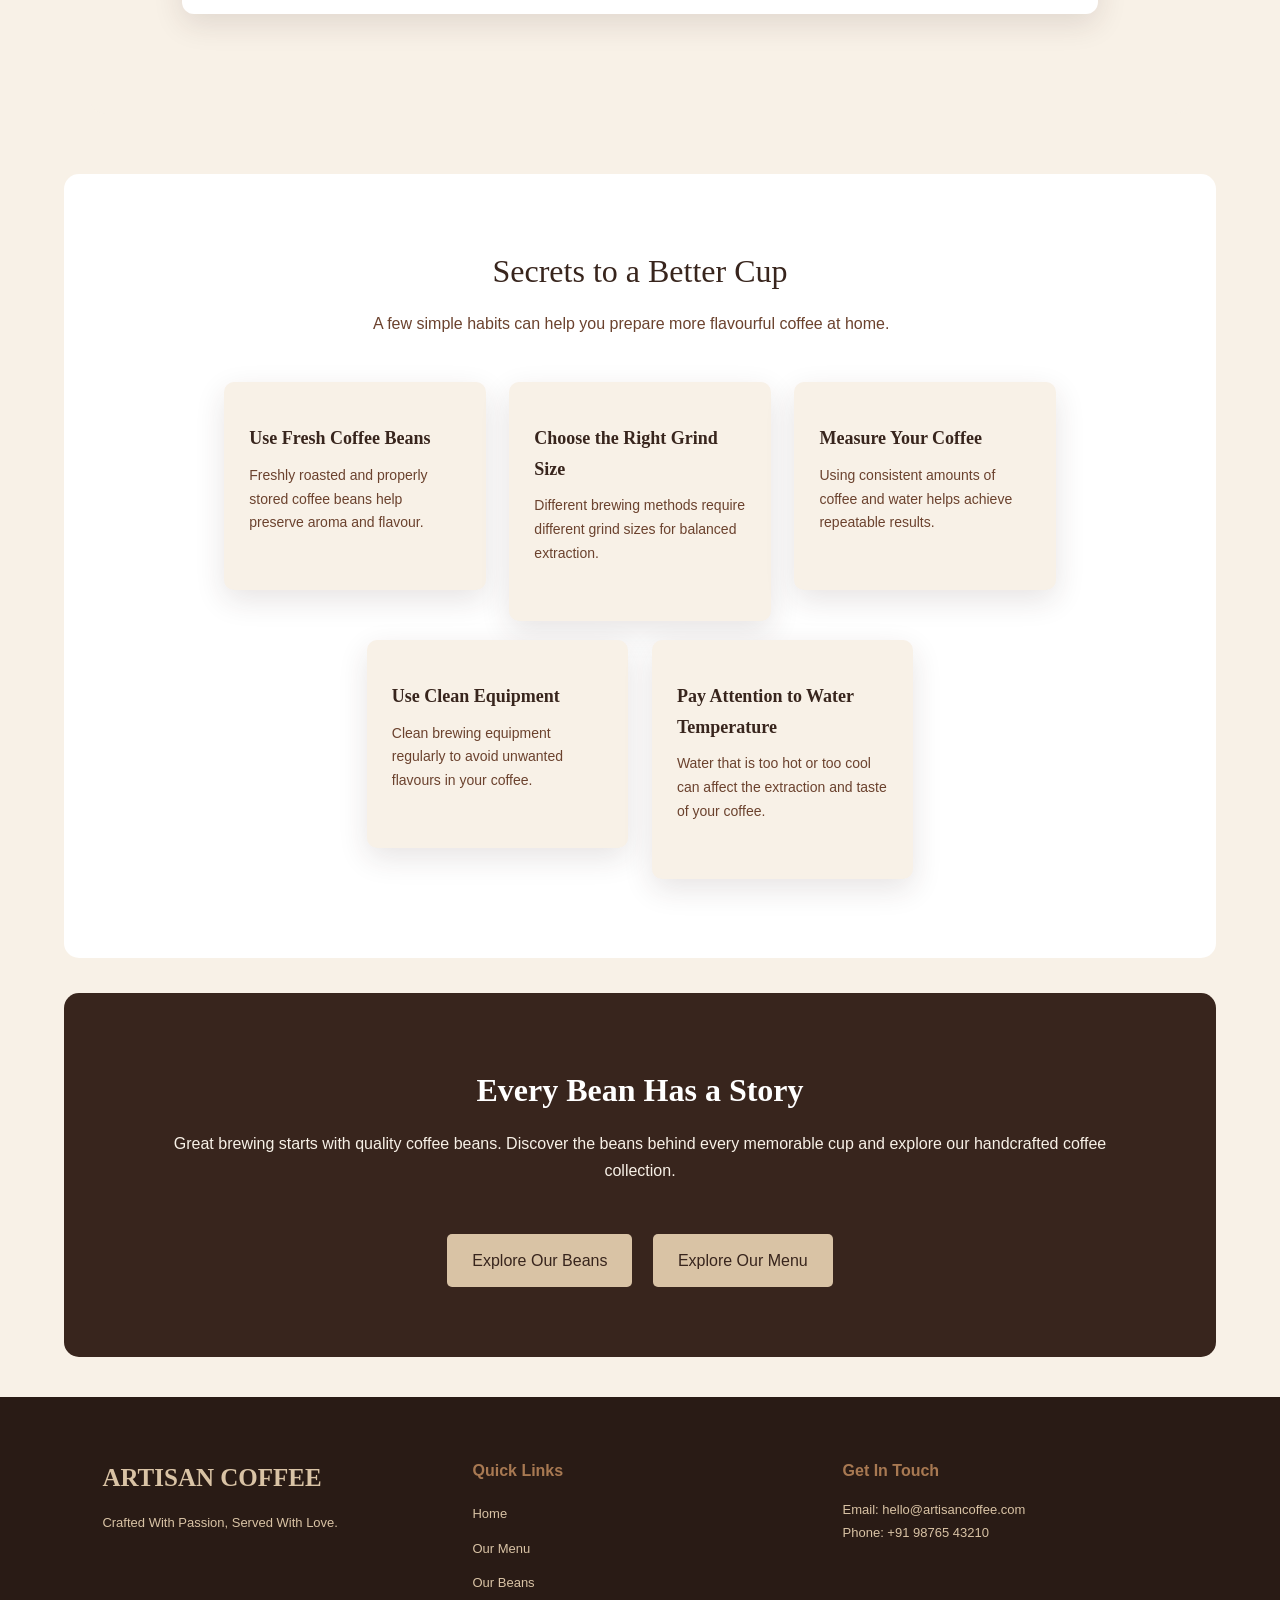
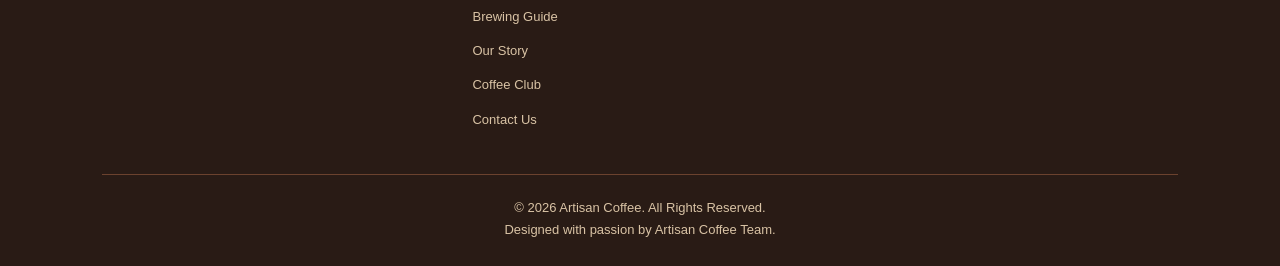
<file: brewing.html>
<!DOCTYPE html>
<html lang="en">

<head>

    <meta charset="UTF-8">
    <meta name="viewport" content="width=device-width, initial-scale=1.0">

    <title>Brewing Guide | Artisan Coffee</title>
    <link rel="stylesheet" href="style.css">
    <meta name="description" content="Learn how to brew delicious coffee using French press, pour-over, espresso machines, Moka pots and cold brew methods.">

</head>

<body class="brewing-page">

    <!-- HEADER AND NAVIGATION -->

    <header>

        <div>

            <h1>ARTISAN COFFEE</h1>

            <p>Crafted With Passion</p>

        </div>

        <nav>

            <ul>

                <li><a href="index.html">Home</a></li>
                <li><a href="menu.html">Our Menu</a></li>
                <li><a href="beans.html">Our Beans</a></li>
                <li><a href="brewing.html">Brewing Guide</a></li>
                <li><a href="about.html">Our Story</a></li>
                <li><a href="club.html">Coffee Club</a></li>
                <li><a href="contact.html">Contact Us</a></li>

            </ul>

        </nav>
         <details>
            <summary>☰</summary>

            <ul>
                <li><a href="index.html">Home</a></li>
                <li><a href="menu.html">Our Menu</a></li>
                <li><a href="beans.html">Our Beans</a></li>
                <li><a href="brewing.html">Brewing Guide</a></li>
                <li><a href="about.html">Our Story</a></li>
                <li><a href="club.html">Coffee Club</a></li>
                <li><a href="contact.html">Contact Us</a></li>
            </ul>
        </details>

    </header>


    <!-- ANNOUNCEMENT BANNER -->

    <section>

        <marquee behavior="scroll" direction="left" scrollamount="5">

            THE ART OF BREWING • PERFECT YOUR COFFEE •
            EXPLORE DIFFERENT BREWING METHODS •
            EVERY CUP TELLS A STORY •

        </marquee>

    </section>


    <!-- MAIN CONTENT -->

    <main>

        <!-- BREWING GUIDE INTRODUCTION -->

        <section>

            <div>

                <p>DISCOVER THE ART OF BREWING</p>

                <h2>Brew Your Perfect Cup</h2>

                <p>
                    Great coffee is more than just a beverage.
                    It is an experience created through the right
                    beans, the right technique and a little patience.

                    Explore different brewing methods and discover
                    how to prepare coffee that suits your taste.
                </p>

                <a href="#brewing-methods">Explore Brewing Methods</a>

            </div>

            <div>

                <img src="images/brewed.jpg"
                     alt="Freshly brewed coffee prepared using a manual brewing method">

            </div>

        </section>


        <!-- BREWING METHOD NAVIGATION -->

        <section>

            <h2>Choose Your Brewing Method</h2>

            <p>
                Every brewing method creates a different
                coffee experience. Explore the methods below
                to find your favourite.
            </p>

            <nav>

                <ul>

                    <li><a href="#french-press">French Press</a></li>

                    <li><a href="#pour-over">Pour-Over</a></li>

                    <li><a href="#espresso-machine">Espresso Machine</a></li>

                    <li><a href="#moka-pot">Moka Pot</a></li>

                    <li><a href="#cold-brew">Cold Brew</a></li>

                </ul>

            </nav>

        </section>


        <!-- BREWING METHODS -->

        <section id="brewing-methods">

            <h2>Explore Our Brewing Methods</h2>

            <p>
                Learn about the equipment, preparation steps
                and characteristics of different brewing techniques.
            </p>


            <!-- FRENCH PRESS -->

            <article id="french-press">

                <img src="images/french_press.jpg"
                     alt="French press coffee maker with freshly brewed coffee">

                <h3>01. French Press</h3>

                <p>
                    The French press is a simple brewing method
                    that produces rich, full-bodied coffee.

                    It allows coffee grounds to steep in hot water
                    before being separated using a metal filter.
                </p>

                <h4>Equipment Required</h4>

                <ul>

                    <li>French press coffee maker</li>

                    <li>Coarsely ground coffee</li>

                    <li>Hot water</li>

                    <li>Stirring spoon</li>

                </ul>

                <h4>How to Brew</h4>

                <ol>

                    <li>Add coarsely ground coffee to the French press.</li>

                    <li>Pour hot water over the coffee grounds.</li>

                    <li>Stir gently to ensure the grounds are evenly wet.</li>

                    <li>Place the lid on the press and let the coffee steep for about four minutes.</li>

                    <li>Slowly press the plunger down.</li>

                    <li>Pour the freshly brewed coffee into a cup and enjoy.</li>

                </ol>

                <p>Brewing Time: Approximately 4 minutes</p>

                <p>Best For: Rich and full-bodied coffee</p>

            </article>


            <!-- POUR OVER -->

            <article id="pour-over">

                <img src="images/pour.jpg"
                     alt="Pour-over coffee being prepared with a dripper and kettle">

                <h3>02. Pour-Over</h3>

                <p>
                    Pour-over brewing involves slowly pouring
                    hot water over ground coffee placed in a filter.

                    This method offers control over the brewing
                    process and can produce a clean, aromatic cup.
                </p>

                <h4>Equipment Required</h4>

                <ul>

                    <li>Pour-over dripper</li>

                    <li>Paper coffee filter</li>

                    <li>Medium-ground coffee</li>

                    <li>Hot water kettle</li>

                    <li>Coffee server or mug</li>

                </ul>

                <h4>How to Brew</h4>

                <ol>

                    <li>Place the filter inside the dripper.</li>

                    <li>Rinse the filter with hot water.</li>

                    <li>Add medium-ground coffee to the filter.</li>

                    <li>Slowly pour a small amount of hot water over the grounds.</li>

                    <li>Continue pouring water in slow, circular movements.</li>

                    <li>Allow the brewed coffee to collect in the server or mug.</li>

                </ol>

                <p>Brewing Time: Approximately 3 to 4 minutes</p>

                <p>Best For: Clean and aromatic coffee</p>

            </article>


            <!-- ESPRESSO MACHINE -->

            <article id="espresso-machine">

                <img src="images/espesso_machine.jpg"
                     alt="Espresso machine preparing a fresh shot of coffee">

                <h3>03. Espresso Machine</h3>

                <p>
                    An espresso machine forces hot water
                    through finely ground coffee under pressure.

                    The result is a concentrated coffee with
                    an intense flavour and a layer of crema.
                </p>

                <h4>Equipment Required</h4>

                <ul>

                    <li>Espresso machine</li>

                    <li>Freshly ground coffee</li>

                    <li>Portafilter</li>

                    <li>Coffee grinder</li>

                    <li>Espresso cup</li>

                </ul>

                <h4>How to Brew</h4>

                <ol>

                    <li>Grind the coffee beans to a fine consistency.</li>

                    <li>Add the ground coffee to the portafilter.</li>

                    <li>Distribute and tamp the coffee evenly.</li>

                    <li>Lock the portafilter into the espresso machine.</li>

                    <li>Start the extraction process according to the machine instructions.</li>

                    <li>Collect the espresso in a cup and serve immediately.</li>

                </ol>

                <p>Brewing Time: Approximately 25 to 30 seconds for extraction</p>

                <p>Best For: Strong and concentrated coffee</p>

            </article>


            <!-- MOKA POT -->

            <article id="moka-pot">

                <img src="images/mokapot.jpg"
                     alt="Traditional Moka pot used for stovetop coffee brewing">

                <h3>04. Moka Pot</h3>

                <p>
                    The Moka pot is a traditional stovetop
                    coffee maker that uses steam pressure
                    to move water through ground coffee.

                    It produces a strong, concentrated
                    coffee that is different from espresso.
                </p>

                <h4>Equipment Required</h4>

                <ul>

                    <li>Moka pot</li>

                    <li>Finely ground coffee</li>

                    <li>Water</li>

                    <li>Heat source</li>

                </ul>

                <h4>How to Brew</h4>

                <ol>

                    <li>Fill the lower chamber with water up to the safety valve.</li>

                    <li>Fill the filter basket with ground coffee without compressing it.</li>

                    <li>Assemble the Moka pot securely.</li>

                    <li>Place it on the stovetop over moderate heat.</li>

                    <li>Allow the coffee to flow into the upper chamber.</li>

                    <li>Remove the pot from the heat when brewing is complete and serve carefully.</li>

                </ol>

                <p>Brewing Time: Approximately 5 minutes</p>

                <p>Best For: Strong and bold stovetop coffee</p>

            </article>


            <!-- COLD BREW -->

            <article id="cold-brew">

                <img src="images/coldbrew.jpg"
                     alt="Cold brew coffee steeping in a glass container">

                <h3>05. Cold Brew</h3>

                <p>
                    Cold brew is prepared by steeping coffee
                    grounds in cold or room-temperature water
                    for an extended period.

                    It produces a smooth, refreshing drink
                    that can be served over ice.
                </p>

                <h4>Equipment Required</h4>

                <ul>

                    <li>Glass jar or cold brew coffee maker</li>

                    <li>Coarsely ground coffee</li>

                    <li>Cold or room-temperature water</li>

                    <li>Fine mesh strainer or coffee filter</li>

                    <li>Serving glass</li>

                </ul>

                <h4>How to Brew</h4>

                <ol>

                    <li>Add coarsely ground coffee to the jar.</li>

                    <li>Pour cold water over the coffee grounds.</li>

                    <li>Stir gently to ensure the grounds are fully wet.</li>

                    <li>Cover the container and steep in the refrigerator for about 12 to 18 hours.</li>

                    <li>Filter the mixture to separate the grounds from the coffee.</li>

                    <li>Serve over ice and add milk or sweetener if desired.</li>

                </ol>

                <p>Brewing Time: Approximately 12 to 18 hours</p>

                <p>Best For: Smooth and refreshing chilled coffee</p>

            </article>

        </section>


        <!-- ESSENTIAL BREWING TIPS -->

        <section id="brewing-tips">

            <h2>Secrets to a Better Cup</h2>

            <p>
                A few simple habits can help you prepare
                more flavourful coffee at home.
            </p>


            <!-- TIP 1 -->

            <article>

                <h3>Use Fresh Coffee Beans</h3>

                <p>
                    Freshly roasted and properly stored coffee
                    beans help preserve aroma and flavour.
                </p>

            </article>


            <!-- TIP 2 -->

            <article>

                <h3>Choose the Right Grind Size</h3>

                <p>
                    Different brewing methods require different
                    grind sizes for balanced extraction.
                </p>

            </article>


            <!-- TIP 3 -->

            <article>

                <h3>Measure Your Coffee</h3>

                <p>
                    Using consistent amounts of coffee
                    and water helps achieve repeatable results.
                </p>

            </article>


            <!-- TIP 4 -->

            <article>

                <h3>Use Clean Equipment</h3>

                <p>
                    Clean brewing equipment regularly
                    to avoid unwanted flavours in your coffee.
                </p>

            </article>


            <!-- TIP 5 -->

            <article>

                <h3>Pay Attention to Water Temperature</h3>

                <p>
                    Water that is too hot or too cool can affect
                    the extraction and taste of your coffee.
                </p>

            </article>

        </section>


        <!-- CHOOSE YOUR COFFEE SECTION -->

        <section>

            <h2>Every Bean Has a Story</h2>

            <p>
                Great brewing starts with quality coffee beans.
                Discover the beans behind every memorable cup
                and explore our handcrafted coffee collection.
            </p>

            <a href="beans.html">Explore Our Beans</a>

            <a href="menu.html">Explore Our Menu</a>

        </section>

    </main>


    <!-- FOOTER -->

    <footer>

        <div>

            <h2>ARTISAN COFFEE</h2>

            <p>Crafted With Passion, Served With Love.</p>

        </div>


        <div>

            <h3>Quick Links</h3>

            <ul>

                <li><a href="index.html">Home</a></li>

                <li><a href="menu.html">Our Menu</a></li>

                <li><a href="beans.html">Our Beans</a></li>

                <li><a href="brewing.html">Brewing Guide</a></li>

                <li><a href="about.html">Our Story</a></li>

                <li><a href="club.html">Coffee Club</a></li>

                <li><a href="contact.html">Contact Us</a></li>

            </ul>

        </div>


        <div>

            <h3>Get In Touch</h3>

            <p>Email: hello@artisancoffee.com</p>

            <p>Phone: +91 98765 43210</p>

        </div>


        <div>

            <p>
                &copy; 2026 Artisan Coffee.
                All Rights Reserved.
            </p>

            <p>Designed with passion by Artisan Coffee Team.</p>

        </div>

    </footer>

</body>

</html>
</file>
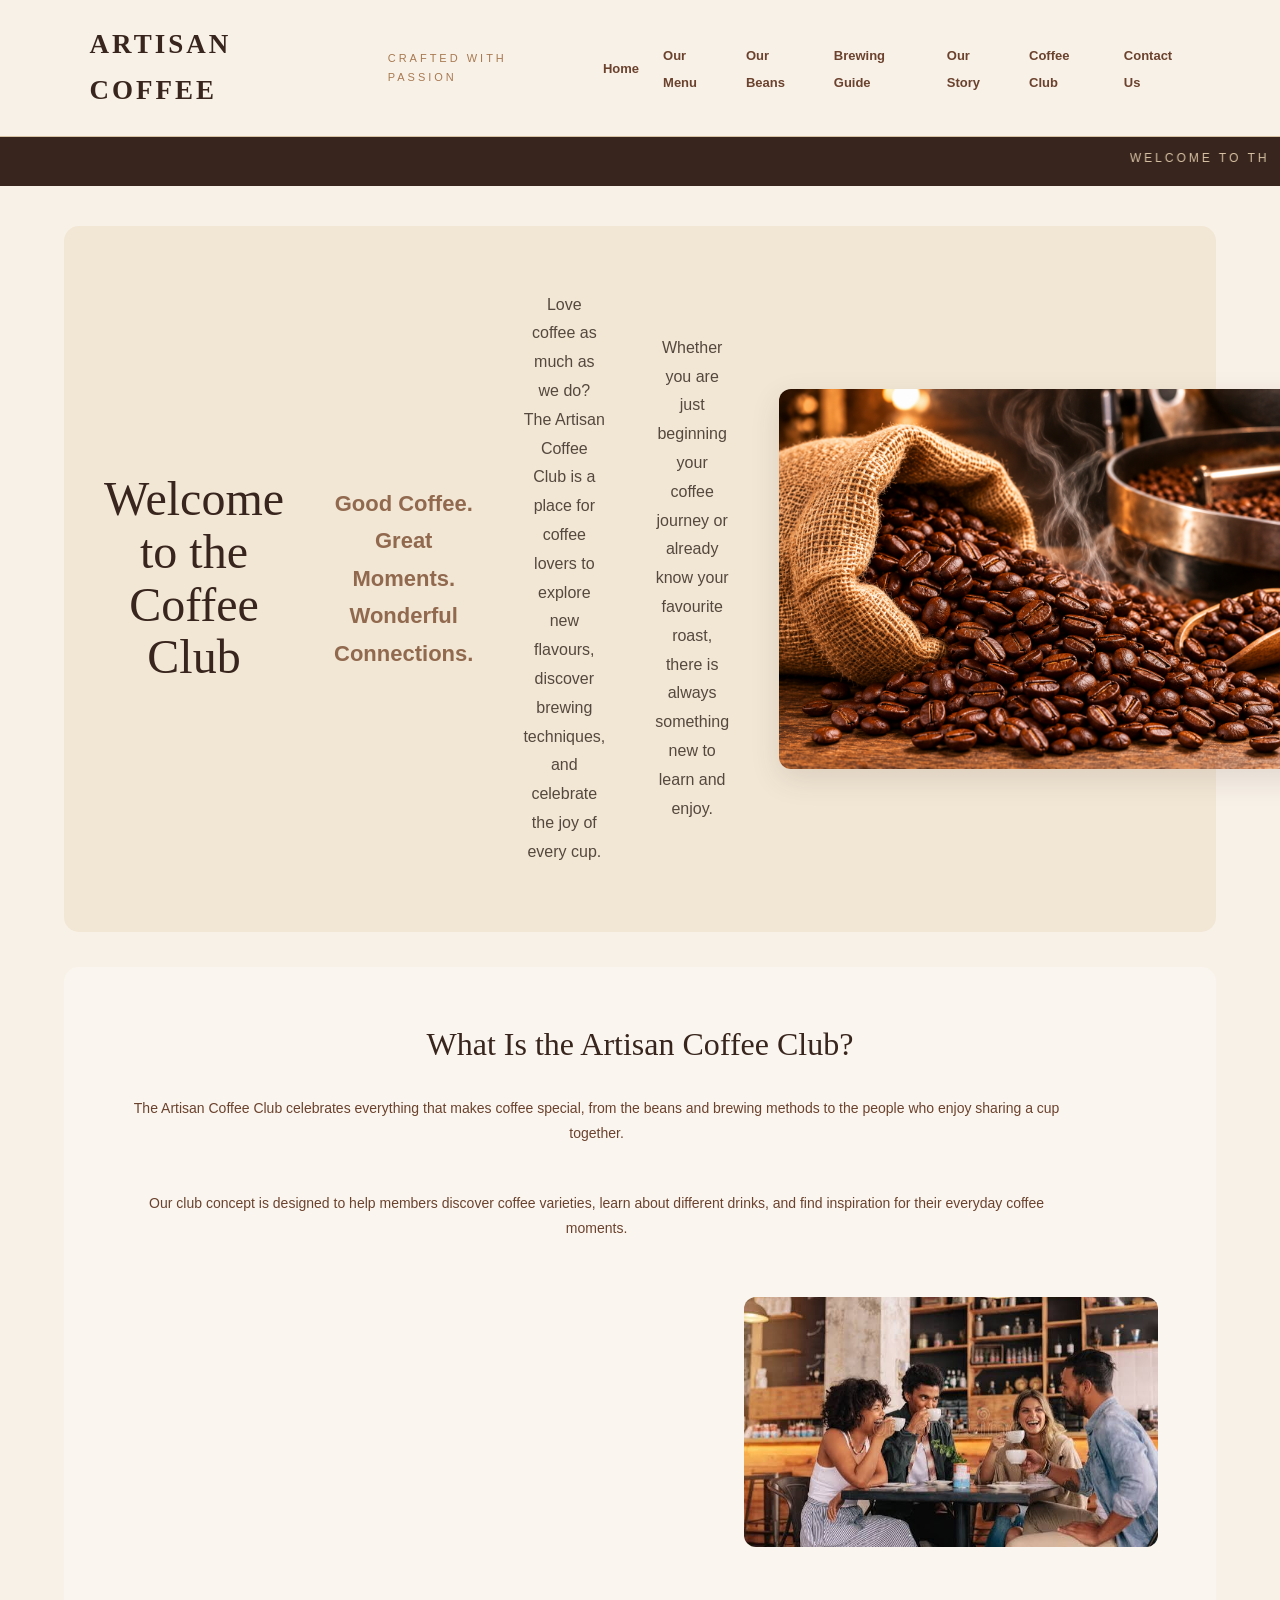
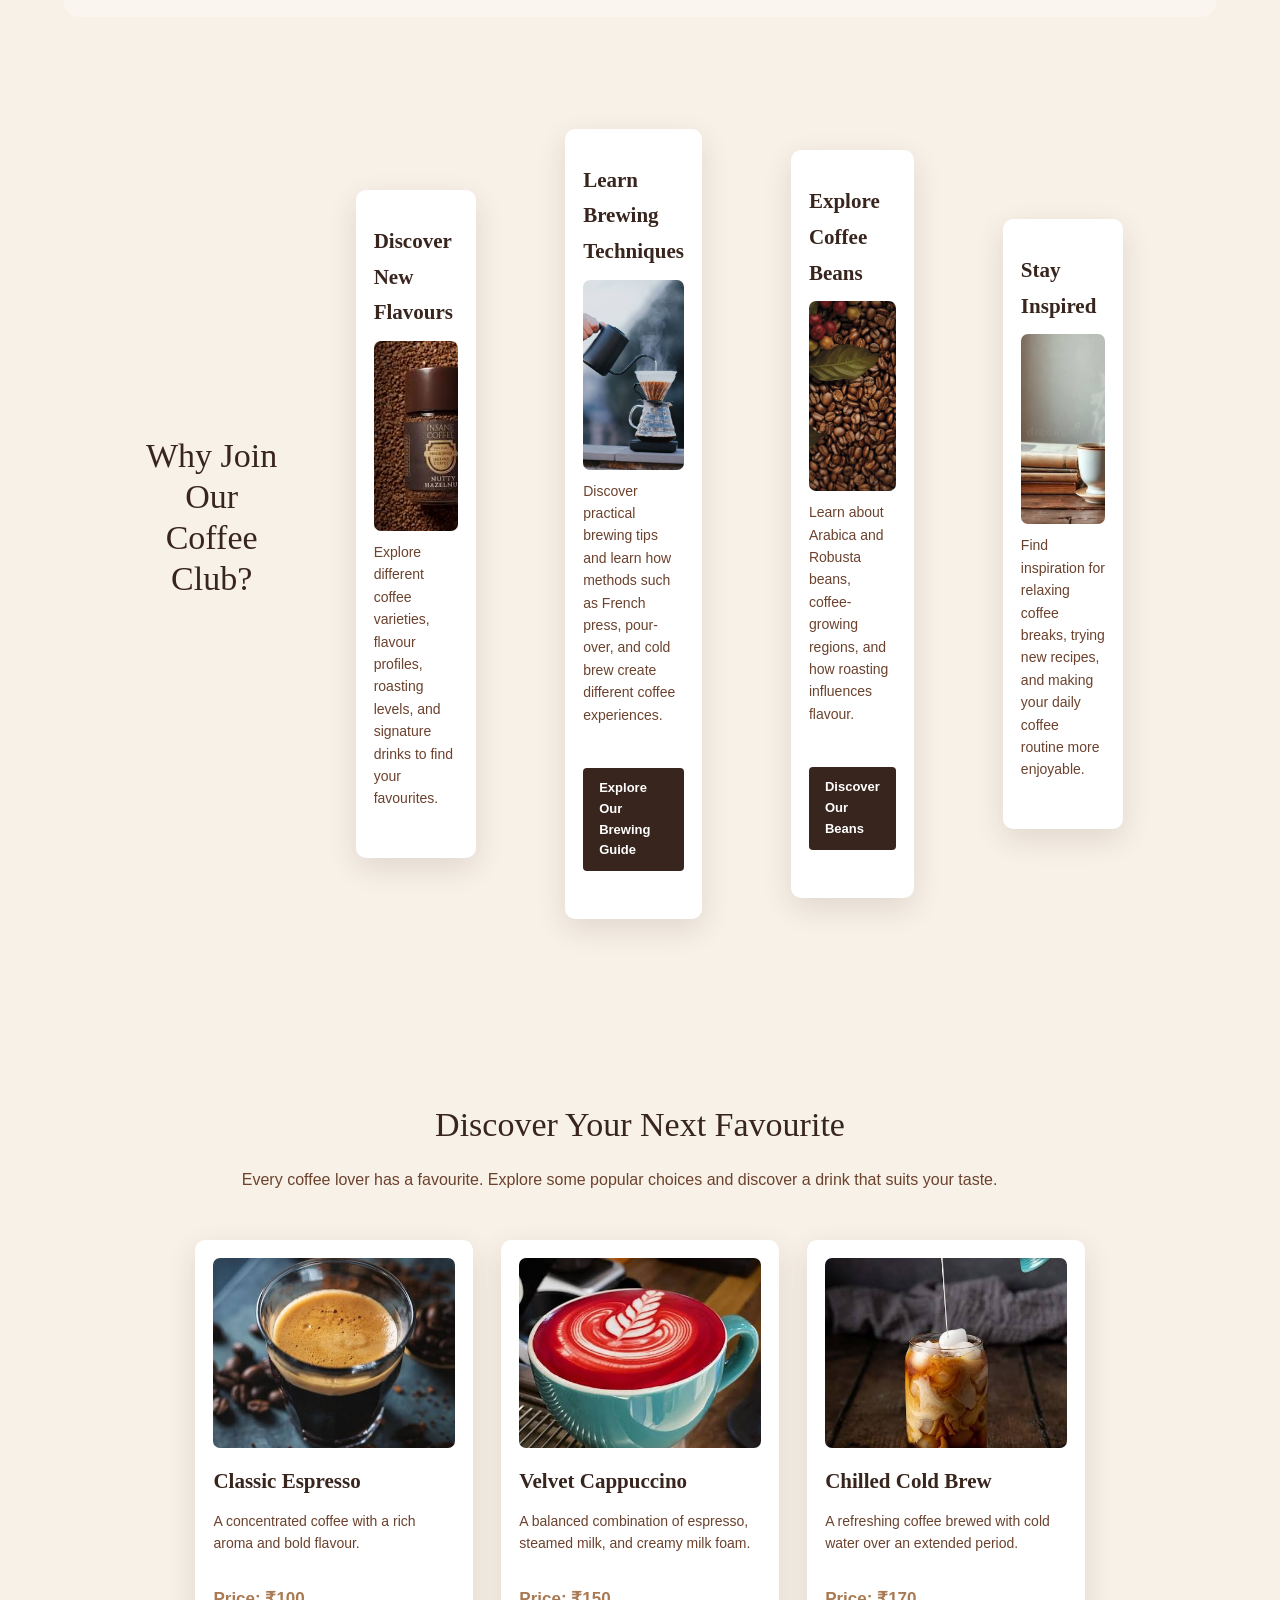
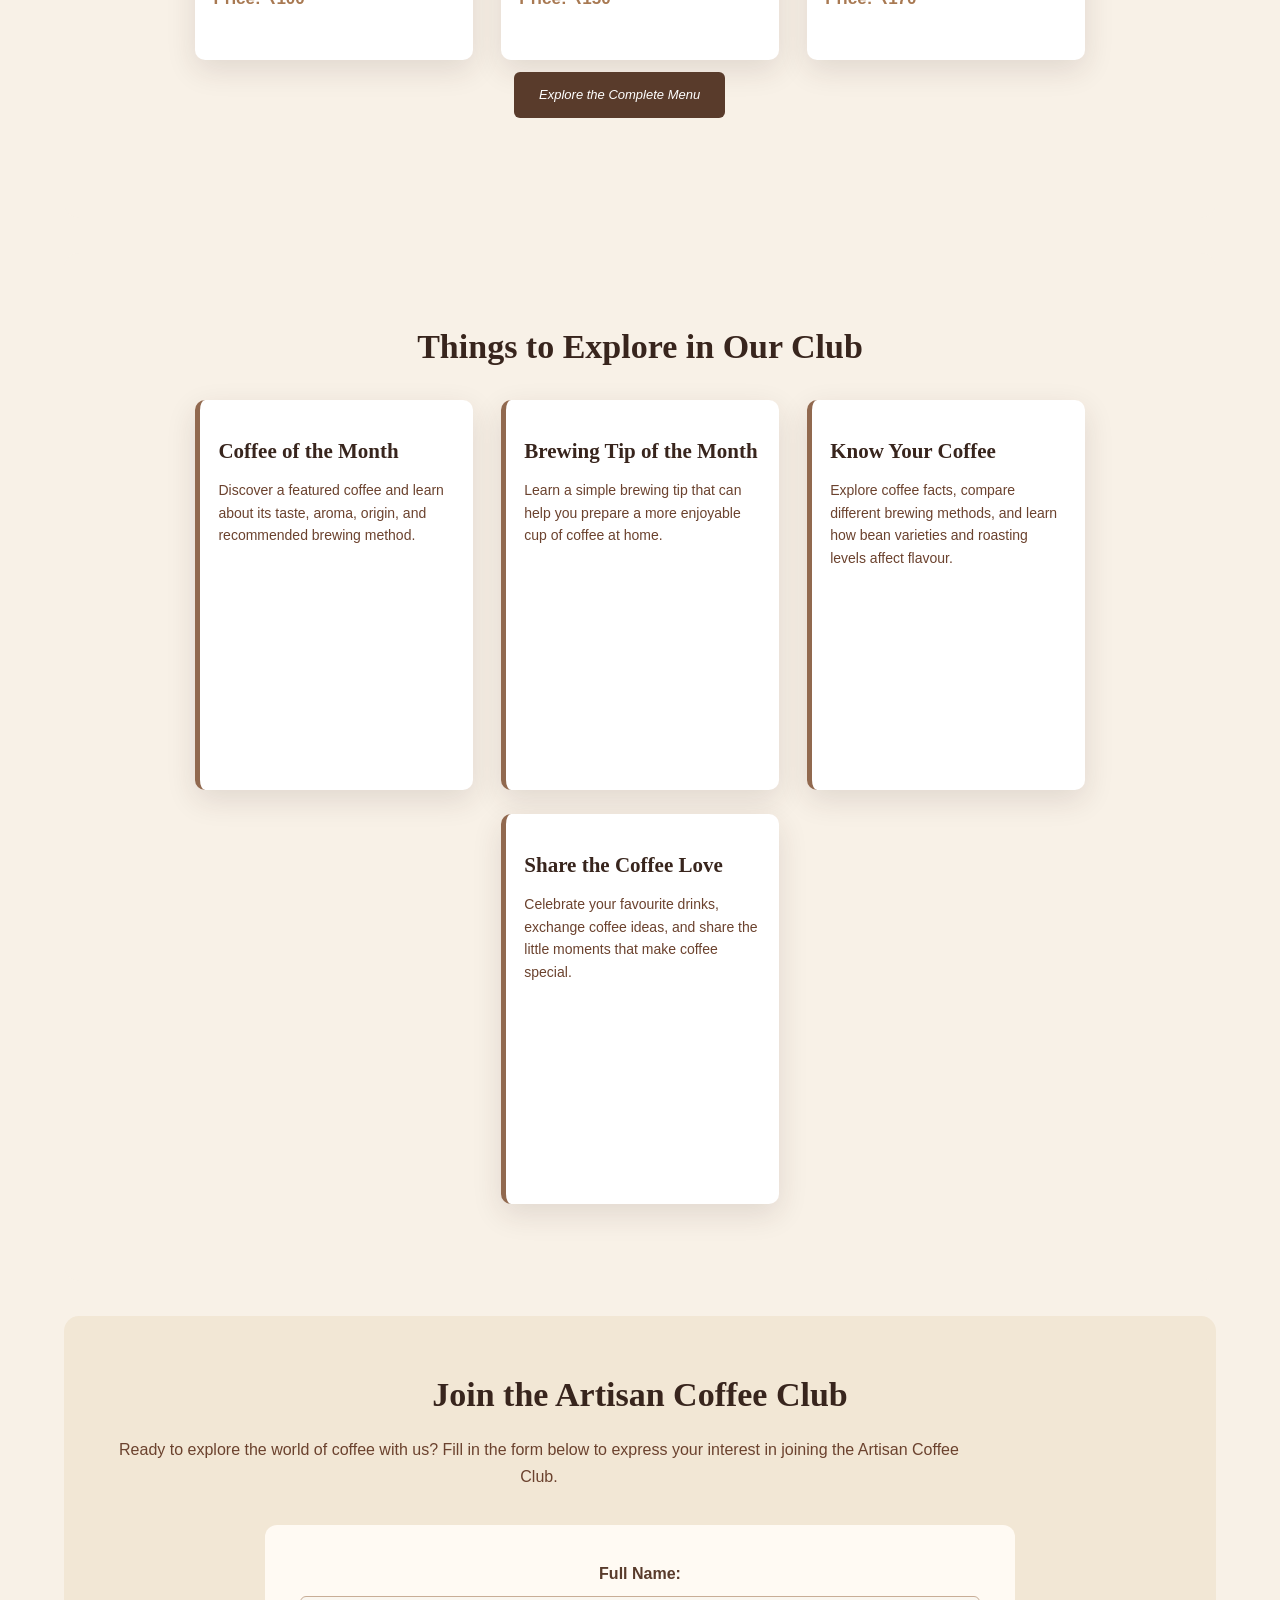
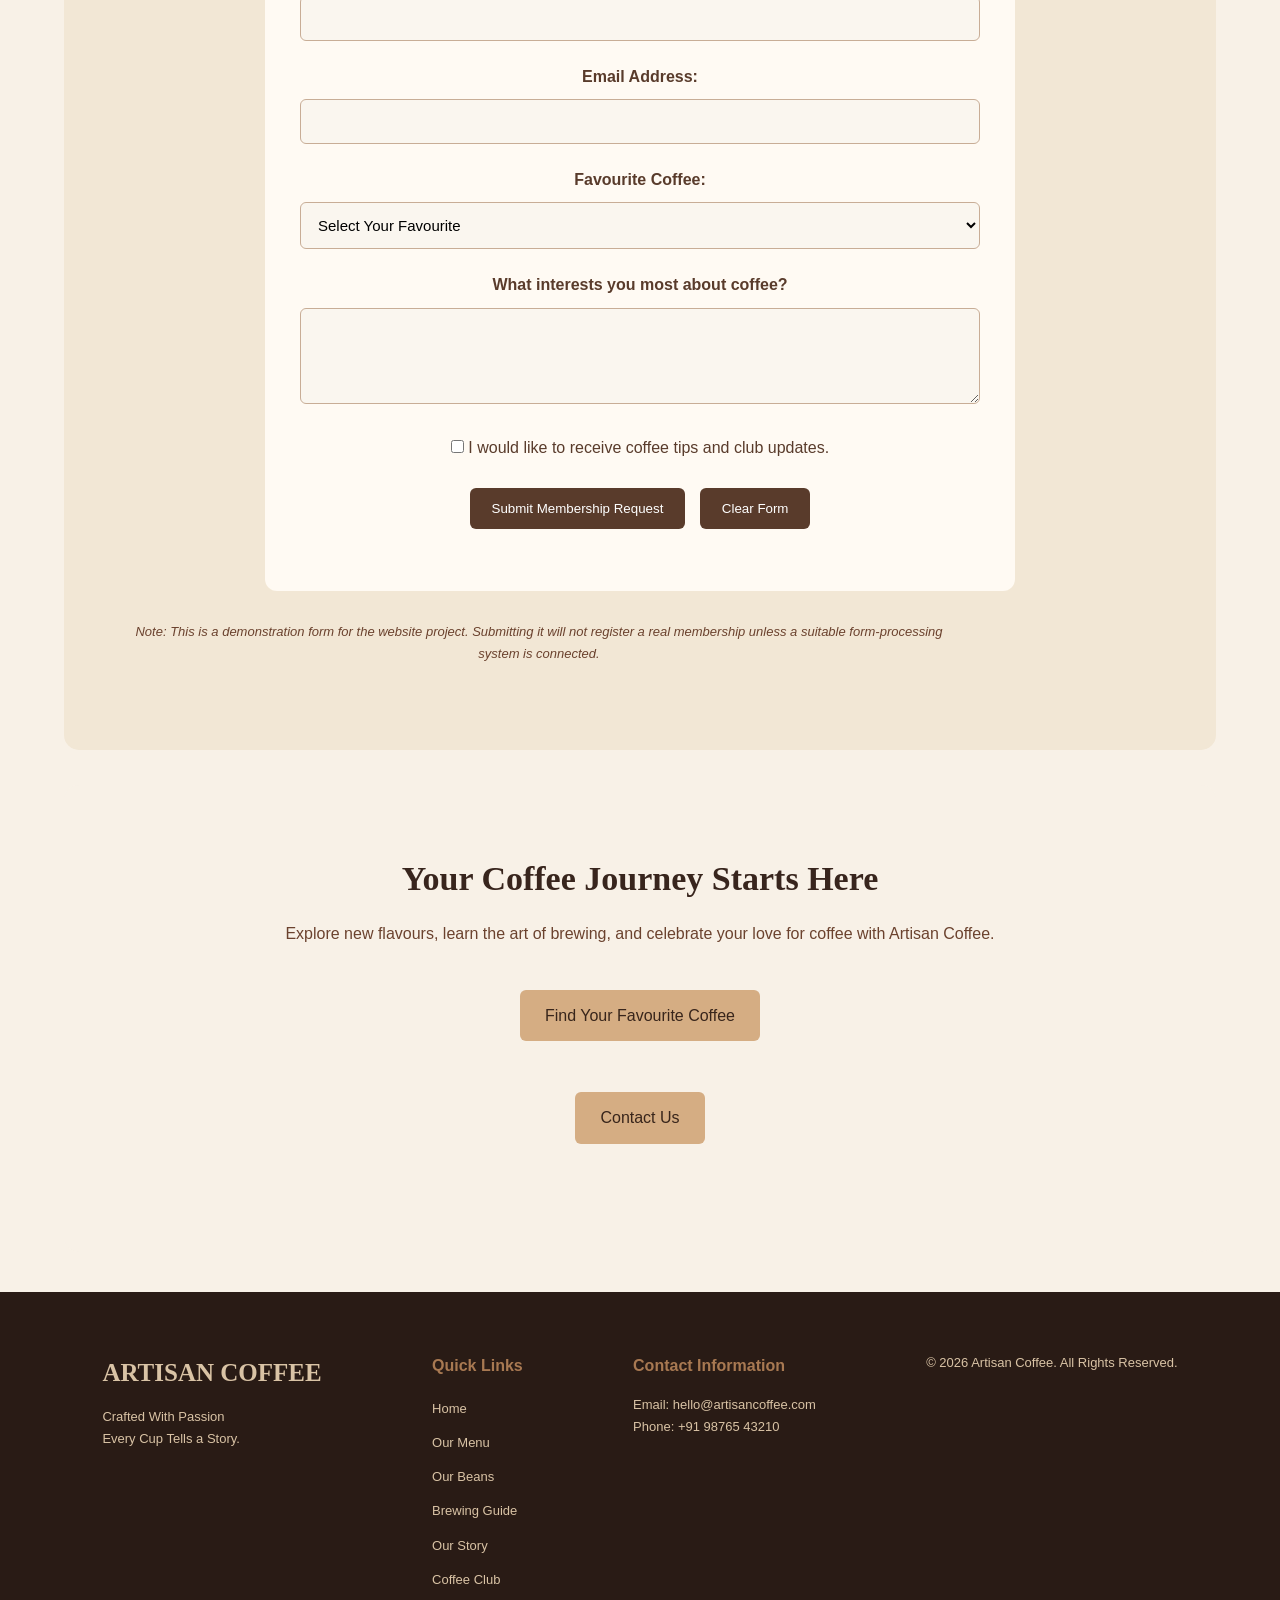
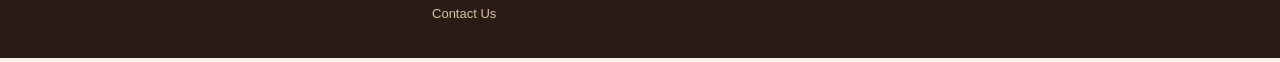
<file: club.html>
<!DOCTYPE html>
<html lang="en">
<head>
    <meta charset="UTF-8">
    <meta name="viewport" content="width=device-width, initial-scale=1.0">
    <meta name="description" content="Join the Artisan Coffee Club to discover new coffee flavours, explore brewing tips, and enjoy a community built around great coffee.">
    <link rel="stylesheet" href="style.css">
    <title>Coffee Club | Artisan Coffee</title>
</head>
<body class="club-page">

    <!-- Header Section -->
    <header>
        <h1>ARTISAN COFFEE</h1>
        <p>Crafted With Passion</p>

        <!-- Navigation Bar -->
        <nav>
            <ul>
                <li><a href="index.html">Home</a></li>
                <li><a href="menu.html">Our Menu</a></li>
                <li><a href="beans.html">Our Beans</a></li>
                <li><a href="brewing.html">Brewing Guide</a></li>
                <li><a href="about.html">Our Story</a></li>
                <li><a href="club.html">Coffee Club</a></li>
                <li><a href="contact.html">Contact Us</a></li>
            </ul>
        </nav>
         <details>
            <summary>☰</summary>

            <ul>
                <li><a href="index.html">Home</a></li>
                <li><a href="menu.html">Our Menu</a></li>
                <li><a href="beans.html">Our Beans</a></li>
                <li><a href="brewing.html">Brewing Guide</a></li>
                <li><a href="about.html">Our Story</a></li>
                <li><a href="club.html">Coffee Club</a></li>
                <li><a href="contact.html">Contact Us</a></li>
            </ul>
        </details>
    </header>

    <!-- Announcement Section -->
    <section>
        <marquee behavior="scroll" direction="left" scrollamount="5">
            Welcome to the Artisan Coffee Club — Discover New Flavours and Celebrate Every Cup!
        </marquee>
    </section>

    <!-- Main Content -->
    <main>

        <!-- Hero Section -->
        <section>
            <h2>Welcome to the Coffee Club</h2>
            <h3>Good Coffee. Great Moments. Wonderful Connections.</h3>

            <p>
                Love coffee as much as we do? The Artisan Coffee Club is a place
                for coffee lovers to explore new flavours, discover brewing
                techniques, and celebrate the joy of every cup.
            </p>

            <p>
                Whether you are just beginning your coffee journey or already
                know your favourite roast, there is always something new to learn
                and enjoy.
            </p>

            <img src="images/coffee_beans.jpg" alt="Coffee cups and freshly roasted coffee beans">
            <br>
            <p>
                <a href="#join-club">Become a Club Member</a>
            </p>
        </section>

        <!-- About the Club -->
        <section>
            <h2>What Is the Artisan Coffee Club?</h2>

            <p>
                The Artisan Coffee Club celebrates everything that makes coffee
                special, from the beans and brewing methods to the people who
                enjoy sharing a cup together.
            </p>

            <p>
                Our club concept is designed to help members discover coffee
                varieties, learn about different drinks, and find inspiration
                for their everyday coffee moments.
            </p>

            <img src="images/people.jpg" alt="People enjoying coffee together">
        </section>

        <!-- Membership Benefits -->
        <section>
            <h2>Why Join Our Coffee Club?</h2>

            <article>
                <h3>Discover New Flavours</h3>

                <img src="images/nut.jpg" alt="Different coffee drinks prepared for tasting">

                <p>
                    Explore different coffee varieties, flavour profiles,
                    roasting levels, and signature drinks to find your favourites.
                </p>
            </article>

            <article>
                <h3>Learn Brewing Techniques</h3>

                <img src="images/pour.jpg" alt="Coffee being prepared using a manual brewing method">

                <p>
                    Discover practical brewing tips and learn how methods such
                    as French press, pour-over, and cold brew create different
                    coffee experiences.
                </p>

                <p>
                    <a href="brewing.html">Explore Our Brewing Guide</a>
                </p>
            </article>

            <article>
                <h3>Explore Coffee Beans</h3>

                <img src="images/ethiopio.jpg" alt="Fresh coffee beans ready for brewing">

                <p>
                    Learn about Arabica and Robusta beans, coffee-growing
                    regions, and how roasting influences flavour.
                </p>

                <p>
                    <a href="beans.html">Discover Our Beans</a>
                </p>
            </article>

            <article>
                <h3>Stay Inspired</h3>

                <img src="images/book.jpg" alt="A warm cup of coffee beside a book">

                <p>
                    Find inspiration for relaxing coffee breaks, trying new
                    recipes, and making your daily coffee routine more enjoyable.
                </p>
            </article>
        </section>

        <!-- Featured Coffee -->
        <section>
            <h2>Discover Your Next Favourite</h2>

            <p>
                Every coffee lover has a favourite. Explore some popular choices
                and discover a drink that suits your taste.
            </p>

            <article>
                <img src="images/classic espresso.jpg" alt="A freshly prepared espresso">

                <h3>Classic Espresso</h3>

                <p>
                    A concentrated coffee with a rich aroma and bold flavour.
                </p>

                <p>Price: ₹100</p>
            </article>

            <article>
                <img src="images/velvet cappucino.jpg" alt="Cappuccino topped with milk foam">

                <h3>Velvet Cappuccino</h3>

                <p>
                    A balanced combination of espresso, steamed milk,
                    and creamy milk foam.
                </p>

                <p>Price: ₹150</p>
            </article>

            <article>
                <img src="images/coldbrew.jpg" alt="A glass of chilled cold brew coffee">

                <h3>Chilled Cold Brew</h3>

                <p>
                    A refreshing coffee brewed with cold water over an
                    extended period.
                </p>

                <p>Price: ₹170</p>
            </article>

            <p>
                <a href="menu.html">Explore the Complete Menu</a>
            </p>
        </section>

        <!-- Coffee Club Activities -->
        <section>
            <h2>Things to Explore in Our Club</h2>

            <article>
                <h3>Coffee of the Month</h3>

                <p>
                    Discover a featured coffee and learn about its taste,
                    aroma, origin, and recommended brewing method.
                </p>
            </article>

            <article>
                <h3>Brewing Tip of the Month</h3>

                <p>
                    Learn a simple brewing tip that can help you prepare
                    a more enjoyable cup of coffee at home.
                </p>
            </article>

            <article>
                <h3>Know Your Coffee</h3>

                <p>
                    Explore coffee facts, compare different brewing methods,
                    and learn how bean varieties and roasting levels affect flavour.
                </p>
            </article>

            <article>
                <h3>Share the Coffee Love</h3>

                <p>
                    Celebrate your favourite drinks, exchange coffee ideas,
                    and share the little moments that make coffee special.
                </p>
            </article>
        </section>

        <!-- Membership Form -->
        <section id="join-club">
            <h2>Join the Artisan Coffee Club</h2>

            <p>
                Ready to explore the world of coffee with us?
                Fill in the form below to express your interest in joining
                the Artisan Coffee Club.
            </p>

            <form action="#" method="post">

                <p>
                    <label for="member-name">Full Name:</label>
                    <input type="text" id="member-name" name="member-name" required>
                </p>

                <p>
                    <label for="member-email">Email Address:</label>
                    <input type="email" id="member-email" name="member-email" required>
                </p>

                <p>
                    <label for="coffee-preference">Favourite Coffee:</label>

                    <select id="coffee-preference" name="coffee-preference" required>
                        <option value="">Select Your Favourite</option>
                        <option value="espresso">Espresso</option>
                        <option value="cappuccino">Cappuccino</option>
                        <option value="latte">Latte</option>
                        <option value="mocha">Mocha</option>
                        <option value="cold-brew">Cold Brew</option>
                        <option value="other">Other</option>
                    </select>
                </p>

                <p>
                    <label for="coffee-interest">What interests you most about coffee?</label>
                    <textarea id="coffee-interest" name="coffee-interest" rows="4" cols="40"></textarea>
                </p>

                <p>
                    <input type="checkbox" id="club-updates" name="club-updates" value="yes">
                    <label for="club-updates">I would like to receive coffee tips and club updates.</label>
                </p>

                <p>
                    <button type="submit">Submit Membership Request</button>
                    <button type="reset">Clear Form</button>
                </p>

            </form>

            <p>
                Note: This is a demonstration form for the website project.
                Submitting it will not register a real membership unless
                a suitable form-processing system is connected.
            </p>
        </section>

        <!-- Closing Call to Action -->
        <section>
            <h2>Your Coffee Journey Starts Here</h2>

            <p>
                Explore new flavours, learn the art of brewing, and celebrate
                your love for coffee with Artisan Coffee.
            </p>

            <p>
                <a href="menu.html">Find Your Favourite Coffee</a>
            </p>

            <p>
                <a href="contact.html">Contact Us</a>
            </p>
        </section>

    </main>

    <!-- Footer Section -->
    <footer>
        <section>
            <h2>ARTISAN COFFEE</h2>
            <p>Crafted With Passion</p>
            <p>Every Cup Tells a Story.</p>
        </section>

        <section>
            <h3>Quick Links</h3>

            <ul>
                <li><a href="index.html">Home</a></li>
                <li><a href="menu.html">Our Menu</a></li>
                <li><a href="beans.html">Our Beans</a></li>
                <li><a href="brewing.html">Brewing Guide</a></li>
                <li><a href="about.html">Our Story</a></li>
                <li><a href="club.html">Coffee Club</a></li>
                <li><a href="contact.html">Contact Us</a></li>
            </ul>
        </section>

        <section>
            <h3>Contact Information</h3>

            <p>
                Email:
                <a href="mailto:hello@artisancoffee.com">hello@artisancoffee.com</a>
            </p>

            <p>
                Phone:
                <a href="tel:+919876543210">+91 98765 43210</a>
            </p>
        </section>

        <section>
            <p>&copy; 2026 Artisan Coffee. All Rights Reserved.</p>
        </section>
    </footer>

</body>
</html>
</file>
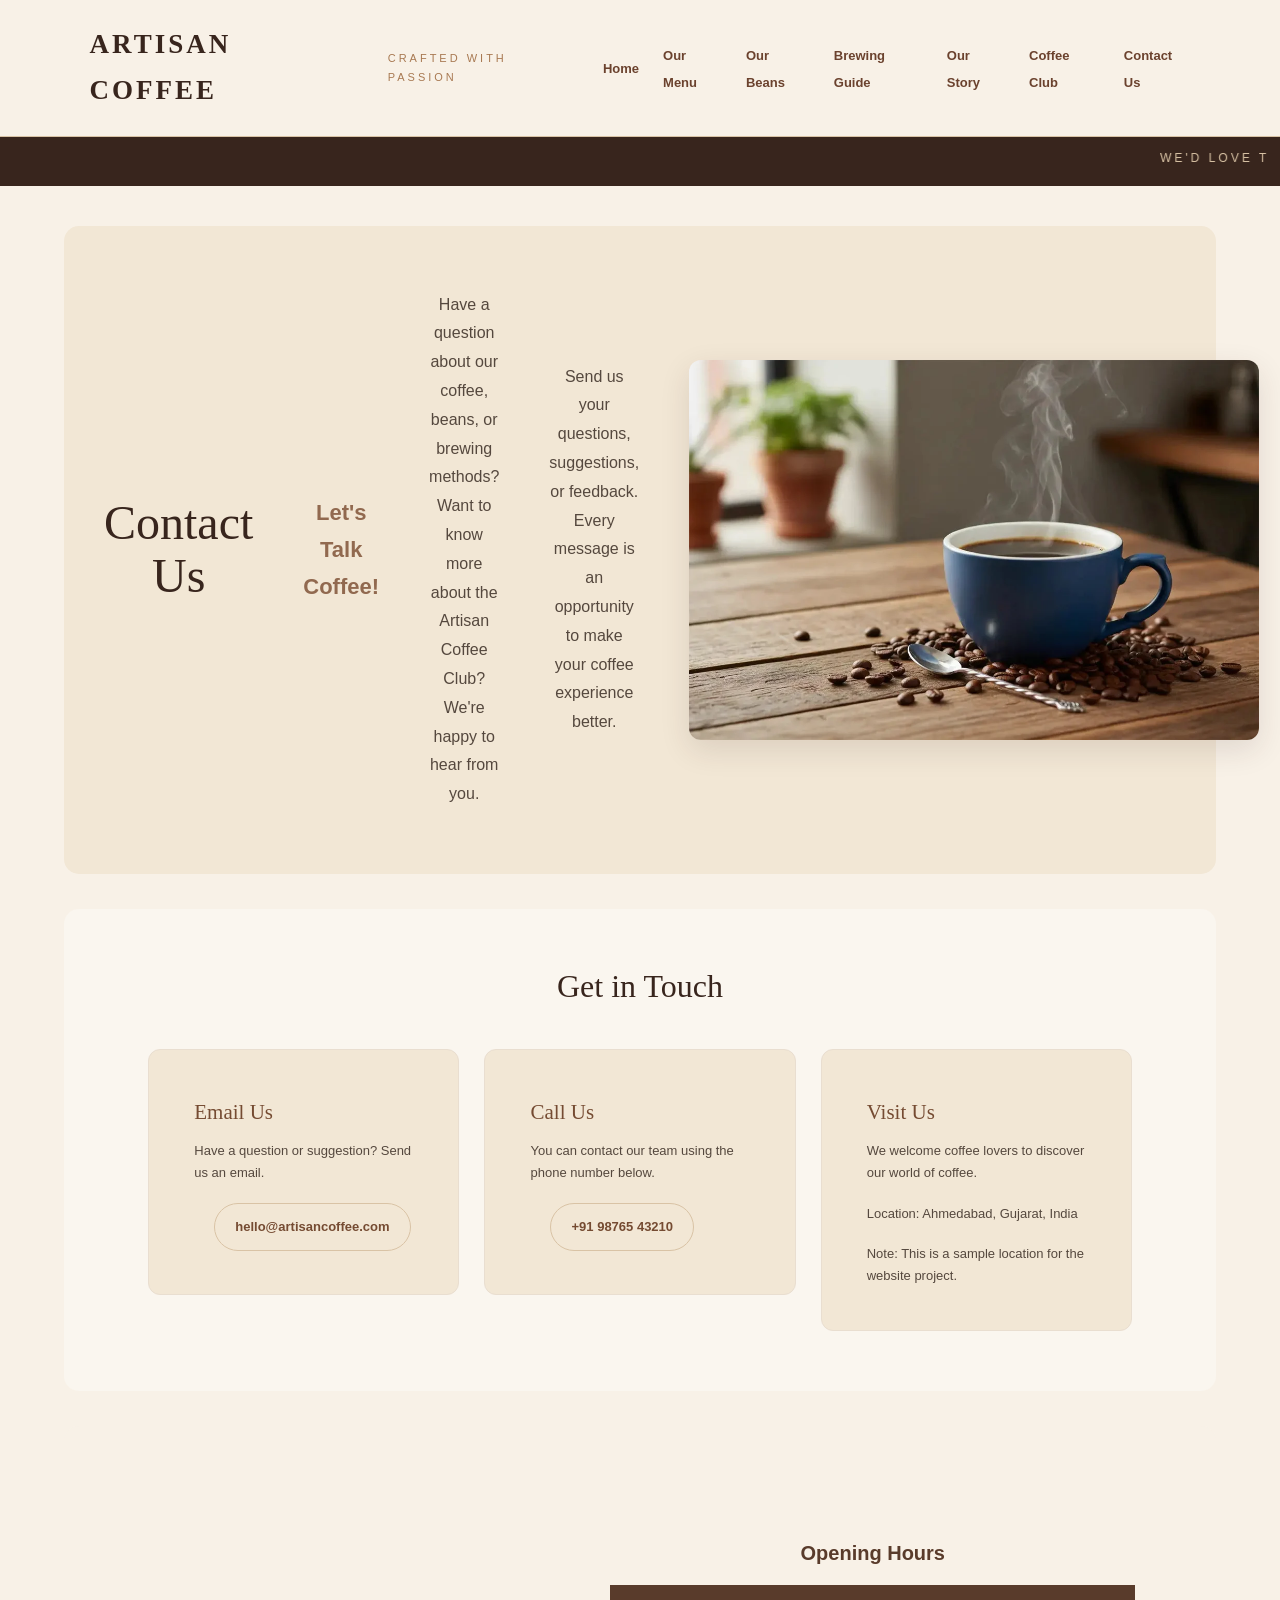
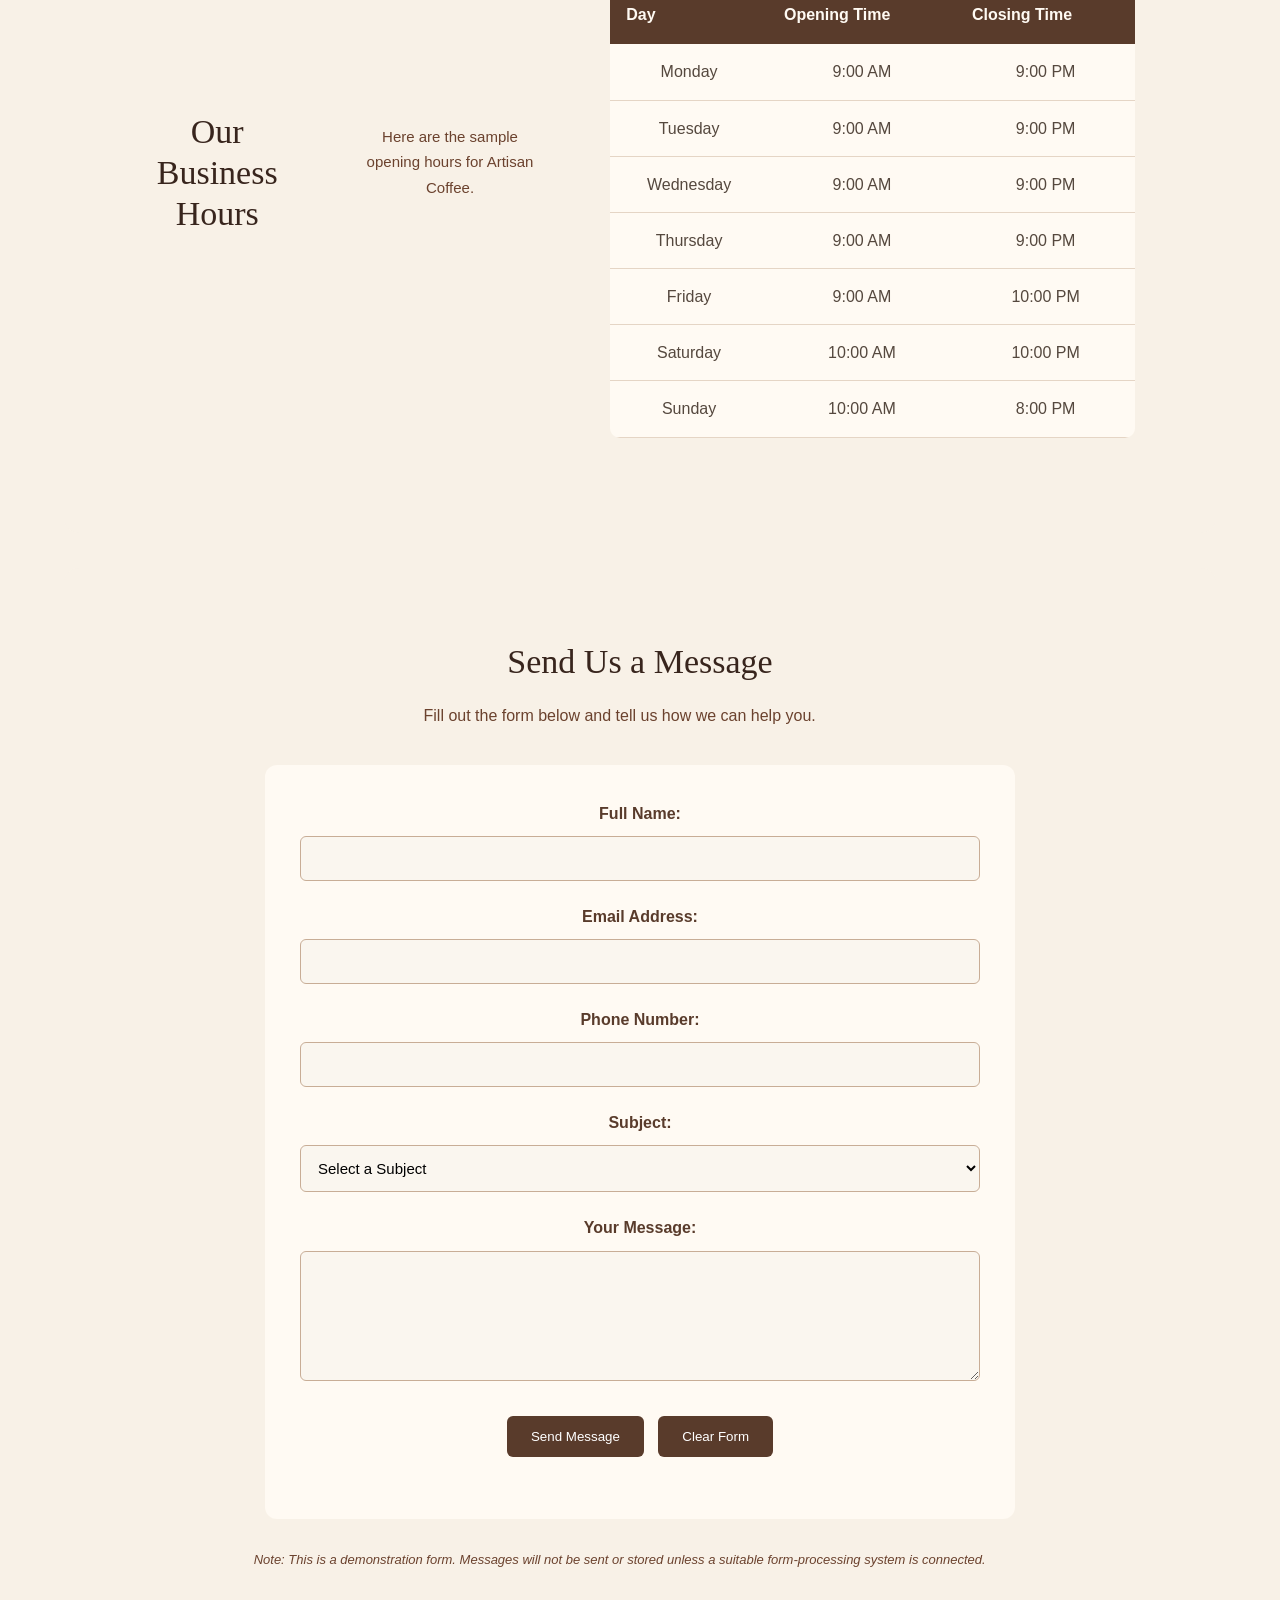
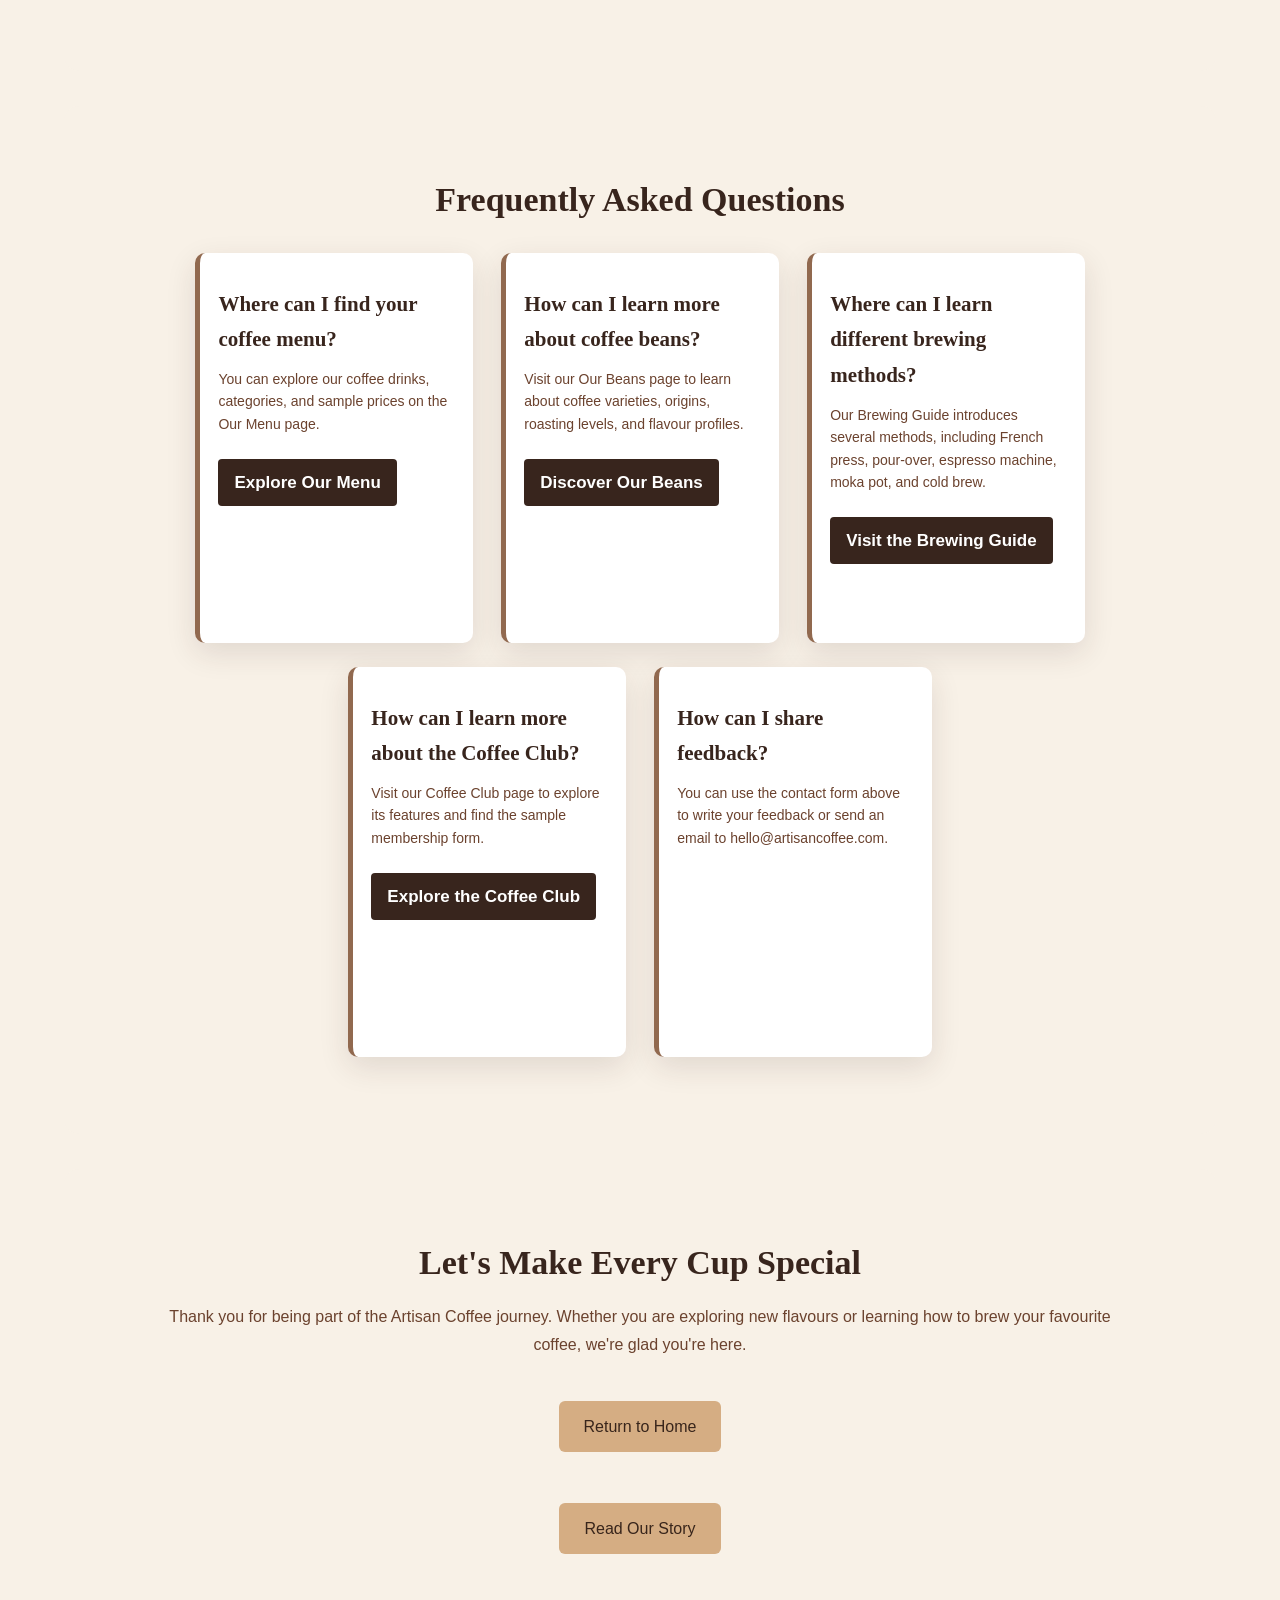
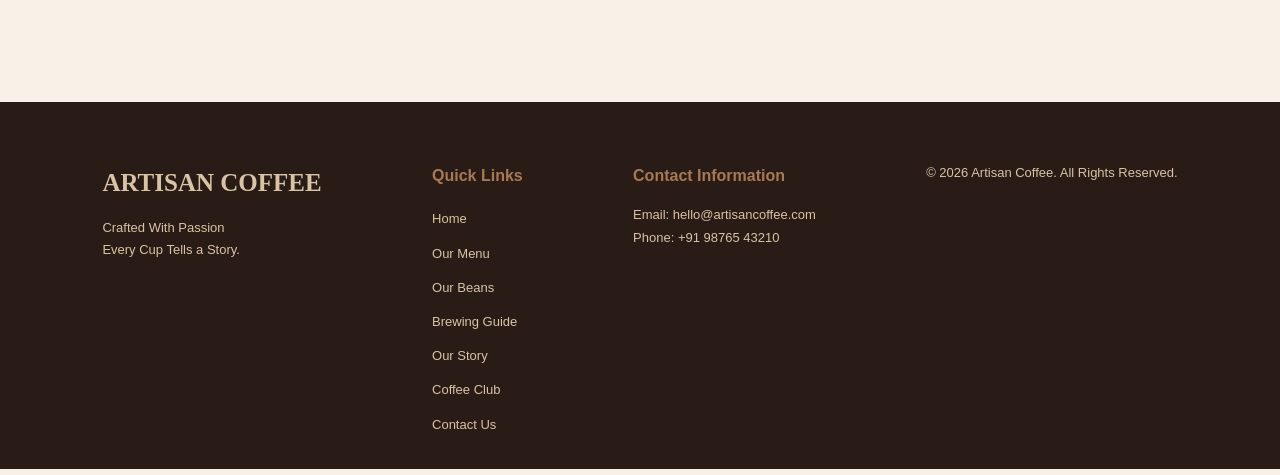
<file: contact.html>
<!DOCTYPE html>
<html lang="en">
<head>
    <meta charset="UTF-8">
    <meta name="viewport" content="width=device-width, initial-scale=1.0">
    <meta name="description" content="Contact Artisan Coffee for questions about our coffee menu, beans, brewing guides, and Coffee Club.">
    <link rel="stylesheet" href="style.css">
    <title>Contact Us | Artisan Coffee</title>
</head>
<body>

    <!-- Header Section -->
    <header>
        <h1>ARTISAN COFFEE</h1>
        <p>Crafted With Passion</p>

        <!-- Navigation Bar -->
        <nav>
            <ul>
                <li><a href="index.html">Home</a></li>
                <li><a href="menu.html">Our Menu</a></li>
                <li><a href="beans.html">Our Beans</a></li>
                <li><a href="brewing.html">Brewing Guide</a></li>
                <li><a href="about.html">Our Story</a></li>
                <li><a href="club.html">Coffee Club</a></li>
                <li><a href="contact.html">Contact Us</a></li>
            </ul>
        </nav>
         <details>
            <summary>☰</summary>

            <ul>
                <li><a href="index.html">Home</a></li>
                <li><a href="menu.html">Our Menu</a></li>
                <li><a href="beans.html">Our Beans</a></li>
                <li><a href="brewing.html">Brewing Guide</a></li>
                <li><a href="about.html">Our Story</a></li>
                <li><a href="club.html">Coffee Club</a></li>
                <li><a href="contact.html">Contact Us</a></li>
            </ul>
        </details>
    </header>

    <!-- Announcement Section -->
    <section>
        <marquee behavior="scroll" direction="left" scrollamount="5">
            We'd Love to Hear From You! Get in Touch With Artisan Coffee.
        </marquee>
    </section>

    <!-- Main Content -->
    <main>

        <!-- Hero Section -->
        <section>
            <h2>Contact Us</h2>
            <h3>Let's Talk Coffee!</h3>

            <p>
                Have a question about our coffee, beans, or brewing methods?
                Want to know more about the Artisan Coffee Club?
                We're happy to hear from you.
            </p>

            <p>
                Send us your questions, suggestions, or feedback.
                Every message is an opportunity to make your coffee experience better.
            </p>

            <img src="images/readyy.jpg" alt="A freshly brewed cup of coffee ready to be enjoyed">
        </section>

        <!-- Contact Information -->
        <section>
            <h2>Get in Touch</h2>

            <article>
                <h3>Email Us</h3>

                <p>
                    Have a question or suggestion? Send us an email.
                </p>

                <p>
                    <a href="mailto:hello@artisancoffee.com">hello@artisancoffee.com</a>
                </p>
            </article>

            <article>
                <h3>Call Us</h3>

                <p>
                    You can contact our team using the phone number below.
                </p>

                <p>
                    <a href="tel:+919876543210">+91 98765 43210</a>
                </p>
            </article>

            <article>
                <h3>Visit Us</h3>

                <p>
                    We welcome coffee lovers to discover our world of coffee.
                </p>

                <p>
                    Location: Ahmedabad, Gujarat, India
                </p>

                <p>
                    Note: This is a sample location for the website project.
                </p>
            </article>
        </section>

        <!-- Business Hours -->
        <section>
            <h2>Our Business Hours</h2>

            <p>
                Here are the sample opening hours for Artisan Coffee.
            </p>

            <table>
                <caption>Opening Hours</caption>

                <thead>
                    <tr>
                        <th scope="col">Day</th>
                        <th scope="col">Opening Time</th>
                        <th scope="col">Closing Time</th>
                    </tr>
                </thead>

                <tbody>
                    <tr>
                        <td>Monday</td>
                        <td>9:00 AM</td>
                        <td>9:00 PM</td>
                    </tr>

                    <tr>
                        <td>Tuesday</td>
                        <td>9:00 AM</td>
                        <td>9:00 PM</td>
                    </tr>

                    <tr>
                        <td>Wednesday</td>
                        <td>9:00 AM</td>
                        <td>9:00 PM</td>
                    </tr>

                    <tr>
                        <td>Thursday</td>
                        <td>9:00 AM</td>
                        <td>9:00 PM</td>
                    </tr>

                    <tr>
                        <td>Friday</td>
                        <td>9:00 AM</td>
                        <td>10:00 PM</td>
                    </tr>

                    <tr>
                        <td>Saturday</td>
                        <td>10:00 AM</td>
                        <td>10:00 PM</td>
                    </tr>

                    <tr>
                        <td>Sunday</td>
                        <td>10:00 AM</td>
                        <td>8:00 PM</td>
                    </tr>
                </tbody>
            </table>
        </section>

        <!-- Contact Form -->
        <section>
            <h2>Send Us a Message</h2>

            <p>
                Fill out the form below and tell us how we can help you.
            </p>

            <form action="#" method="post">

                <p>
                    <label for="full-name">Full Name:</label>
                    <input type="text" id="full-name" name="full-name" required>
                </p>

                <p>
                    <label for="email">Email Address:</label>
                    <input type="email" id="email" name="email" required>
                </p>

                <p>
                    <label for="phone">Phone Number:</label>
                    <input type="tel" id="phone" name="phone">
                </p>

                <p>
                    <label for="subject">Subject:</label>

                    <select id="subject" name="subject" required>
                        <option value="">Select a Subject</option>
                        <option value="menu">Coffee Menu Inquiry</option>
                        <option value="beans">Coffee Beans Inquiry</option>
                        <option value="brewing">Brewing Guide Inquiry</option>
                        <option value="club">Coffee Club Inquiry</option>
                        <option value="feedback">Feedback or Suggestion</option>
                        <option value="other">Other</option>
                    </select>
                </p>

                <p>
                    <label for="message">Your Message:</label>
                    <textarea id="message" name="message" rows="6" cols="40" required></textarea>
                </p>

                <p>
                    <button type="submit">Send Message</button>
                    <button type="reset">Clear Form</button>
                </p>

            </form>

            <p>
                Note: This is a demonstration form. Messages will not be sent
                or stored unless a suitable form-processing system is connected.
            </p>
        </section>

        <!-- Frequently Asked Questions -->
        <section>
            <h2>Frequently Asked Questions</h2>

            <article>
                <h3>Where can I find your coffee menu?</h3>

                <p>
                    You can explore our coffee drinks, categories, and sample
                    prices on the Our Menu page.
                </p>

                <p>
                    <a href="menu.html">Explore Our Menu</a>
                </p>
            </article>

            <article>
                <h3>How can I learn more about coffee beans?</h3>

                <p>
                    Visit our Our Beans page to learn about coffee varieties,
                    origins, roasting levels, and flavour profiles.
                </p>

                <p>
                    <a href="beans.html">Discover Our Beans</a>
                </p>
            </article>

            <article>
                <h3>Where can I learn different brewing methods?</h3>

                <p>
                    Our Brewing Guide introduces several methods, including
                    French press, pour-over, espresso machine, moka pot,
                    and cold brew.
                </p>

                <p>
                    <a href="brewing.html">Visit the Brewing Guide</a>
                </p>
            </article>

            <article>
                <h3>How can I learn more about the Coffee Club?</h3>

                <p>
                    Visit our Coffee Club page to explore its features and
                    find the sample membership form.
                </p>

                <p>
                    <a href="club.html">Explore the Coffee Club</a>
                </p>
            </article>

            <article>
                <h3>How can I share feedback?</h3>

                <p>
                    You can use the contact form above to write your feedback
                    or send an email to hello@artisancoffee.com.
                </p>
            </article>
        </section>

        <!-- Final Call to Action -->
        <section>
            <h2>Let's Make Every Cup Special</h2>

            <p>
                Thank you for being part of the Artisan Coffee journey.
                Whether you are exploring new flavours or learning how to brew
                your favourite coffee, we're glad you're here.
            </p>

            <p>
                <a href="index.html">Return to Home</a>
            </p>

            <p>
                <a href="about.html">Read Our Story</a>
            </p>
        </section>

    </main>

    <!-- Footer Section -->
    <footer>
        <section>
            <h2>ARTISAN COFFEE</h2>
            <p>Crafted With Passion</p>
            <p>Every Cup Tells a Story.</p>
        </section>

        <section>
            <h3>Quick Links</h3>

            <ul>
                <li><a href="index.html">Home</a></li>
                <li><a href="menu.html">Our Menu</a></li>
                <li><a href="beans.html">Our Beans</a></li>
                <li><a href="brewing.html">Brewing Guide</a></li>
                <li><a href="about.html">Our Story</a></li>
                <li><a href="club.html">Coffee Club</a></li>
                <li><a href="contact.html">Contact Us</a></li>
            </ul>
        </section>

        <section>
            <h3>Contact Information</h3>

            <p>
                Email:
                <a href="mailto:hello@artisancoffee.com">hello@artisancoffee.com</a>
            </p>

            <p>
                Phone:
                <a href="tel:+919876543210">+91 98765 43210</a>
            </p>
        </section>

        <section>
            <p>&copy; 2026 Artisan Coffee. All Rights Reserved.</p>
        </section>
    </footer>

</body>
</html>
</file>
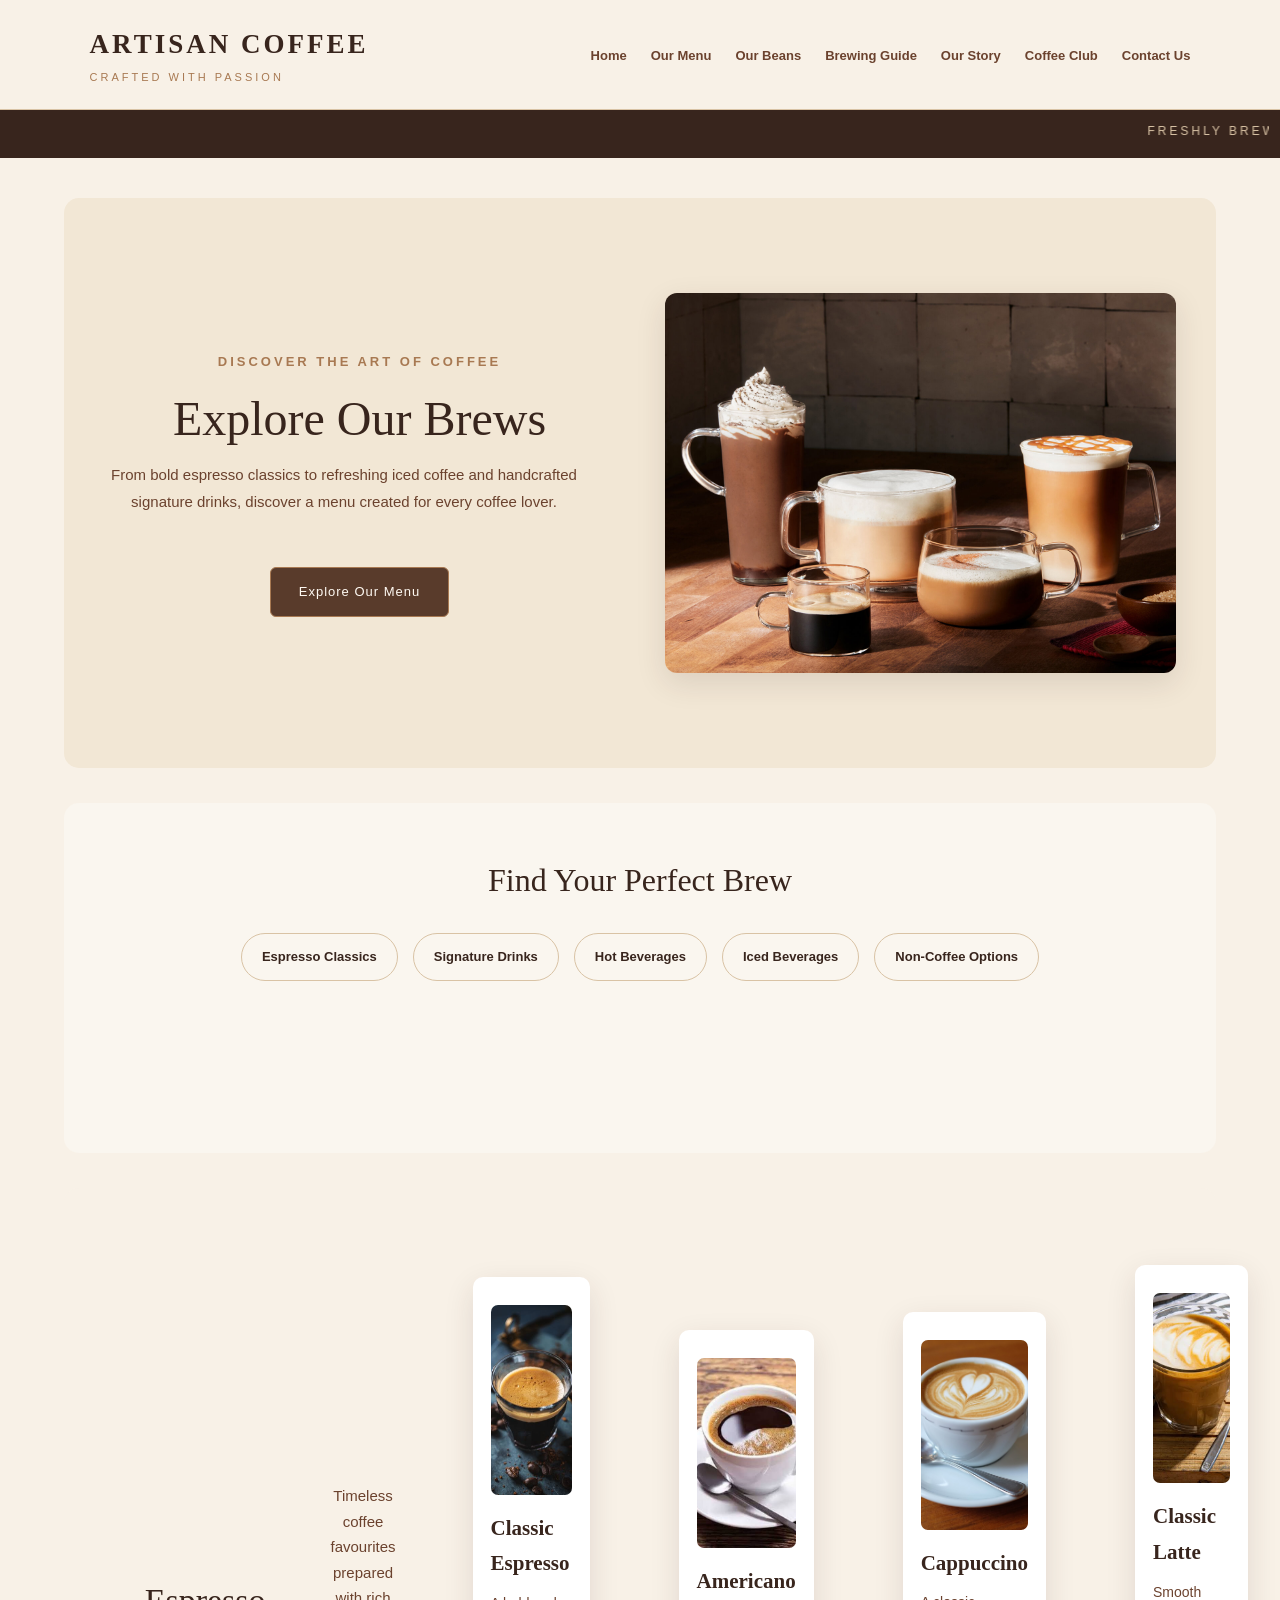
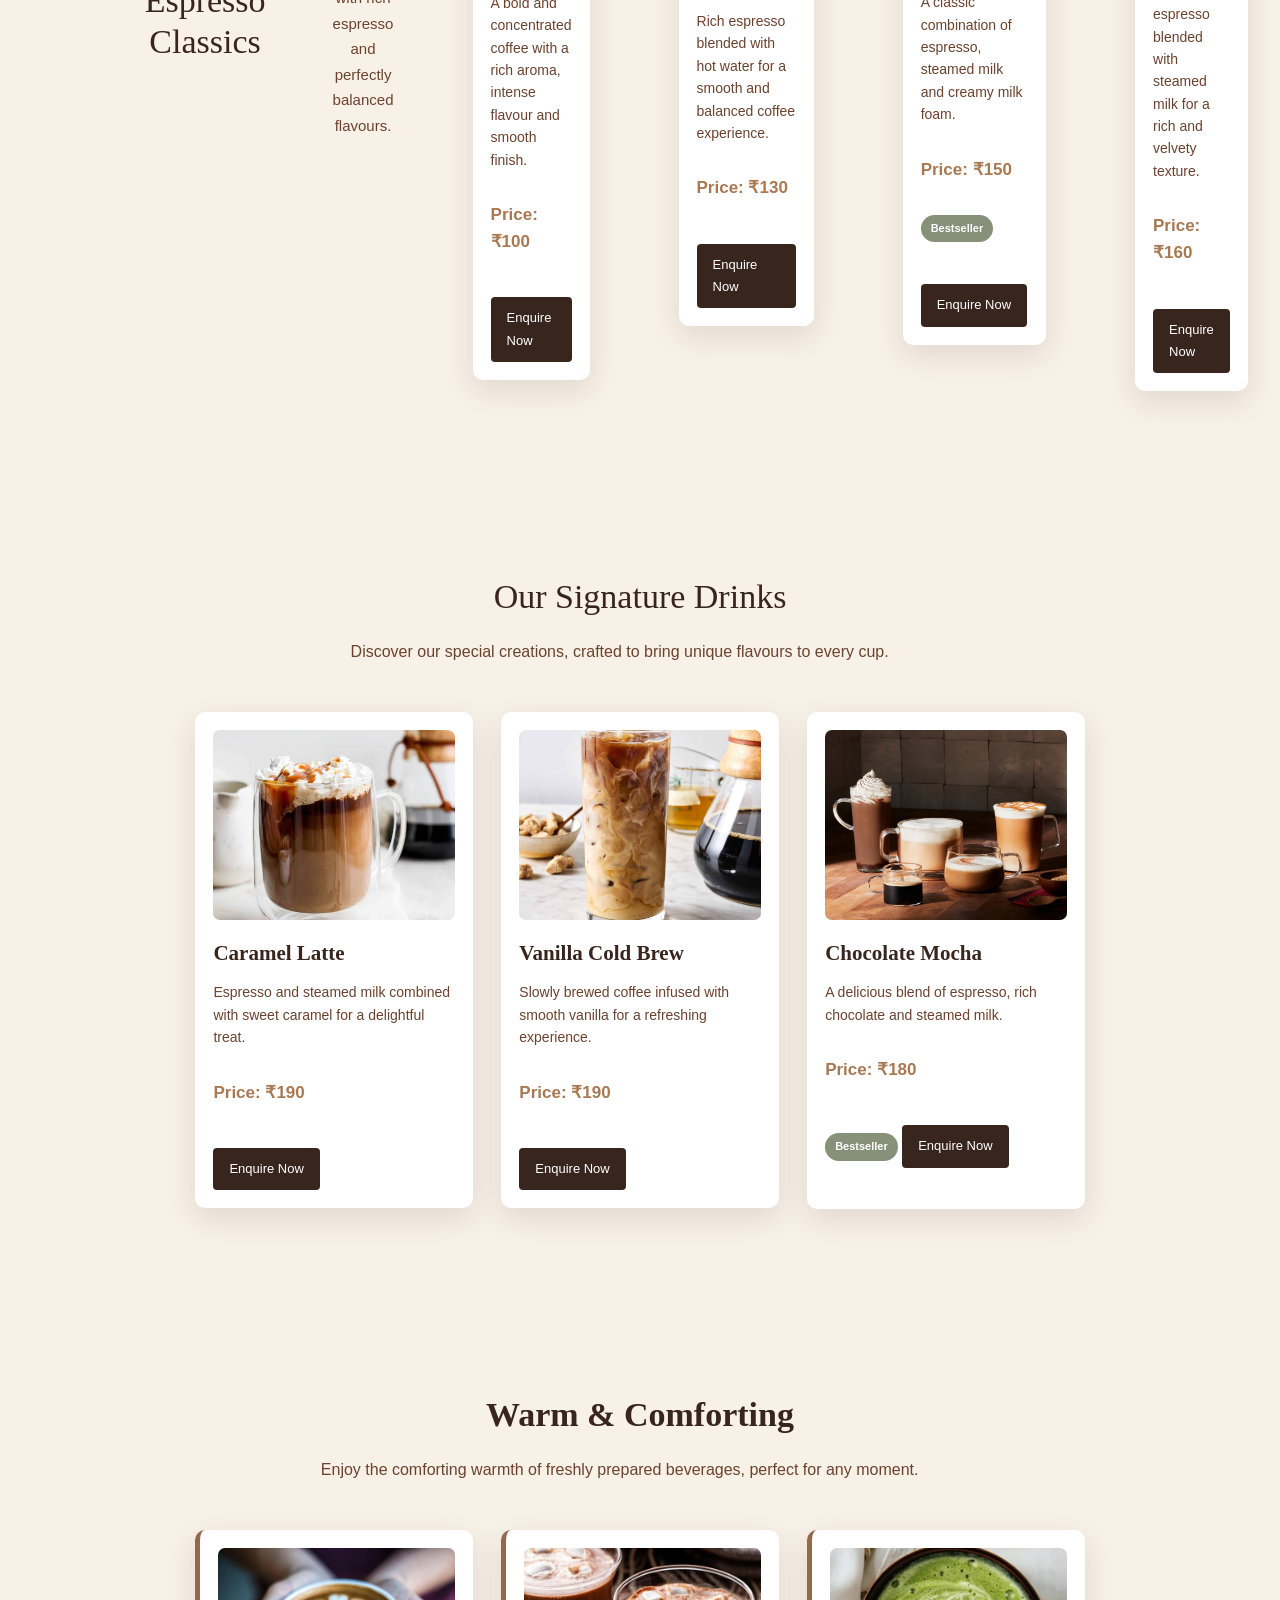
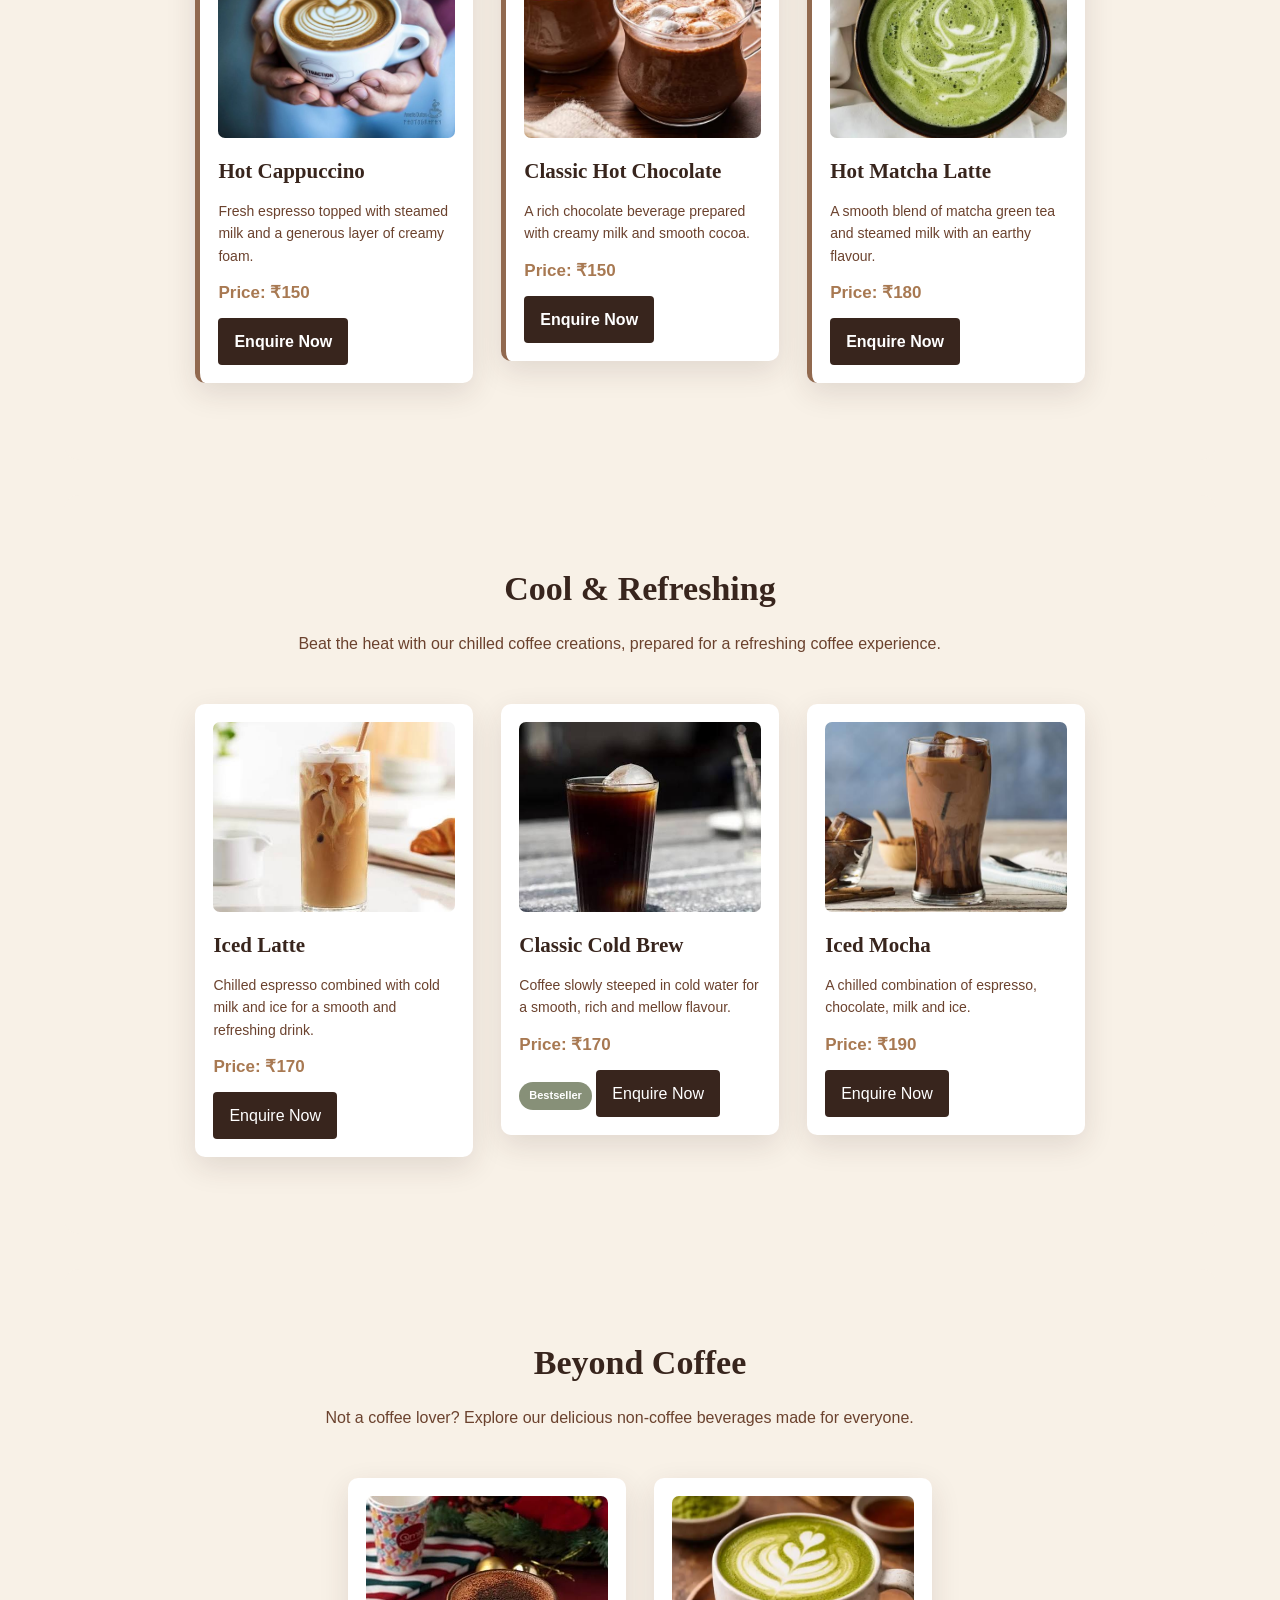
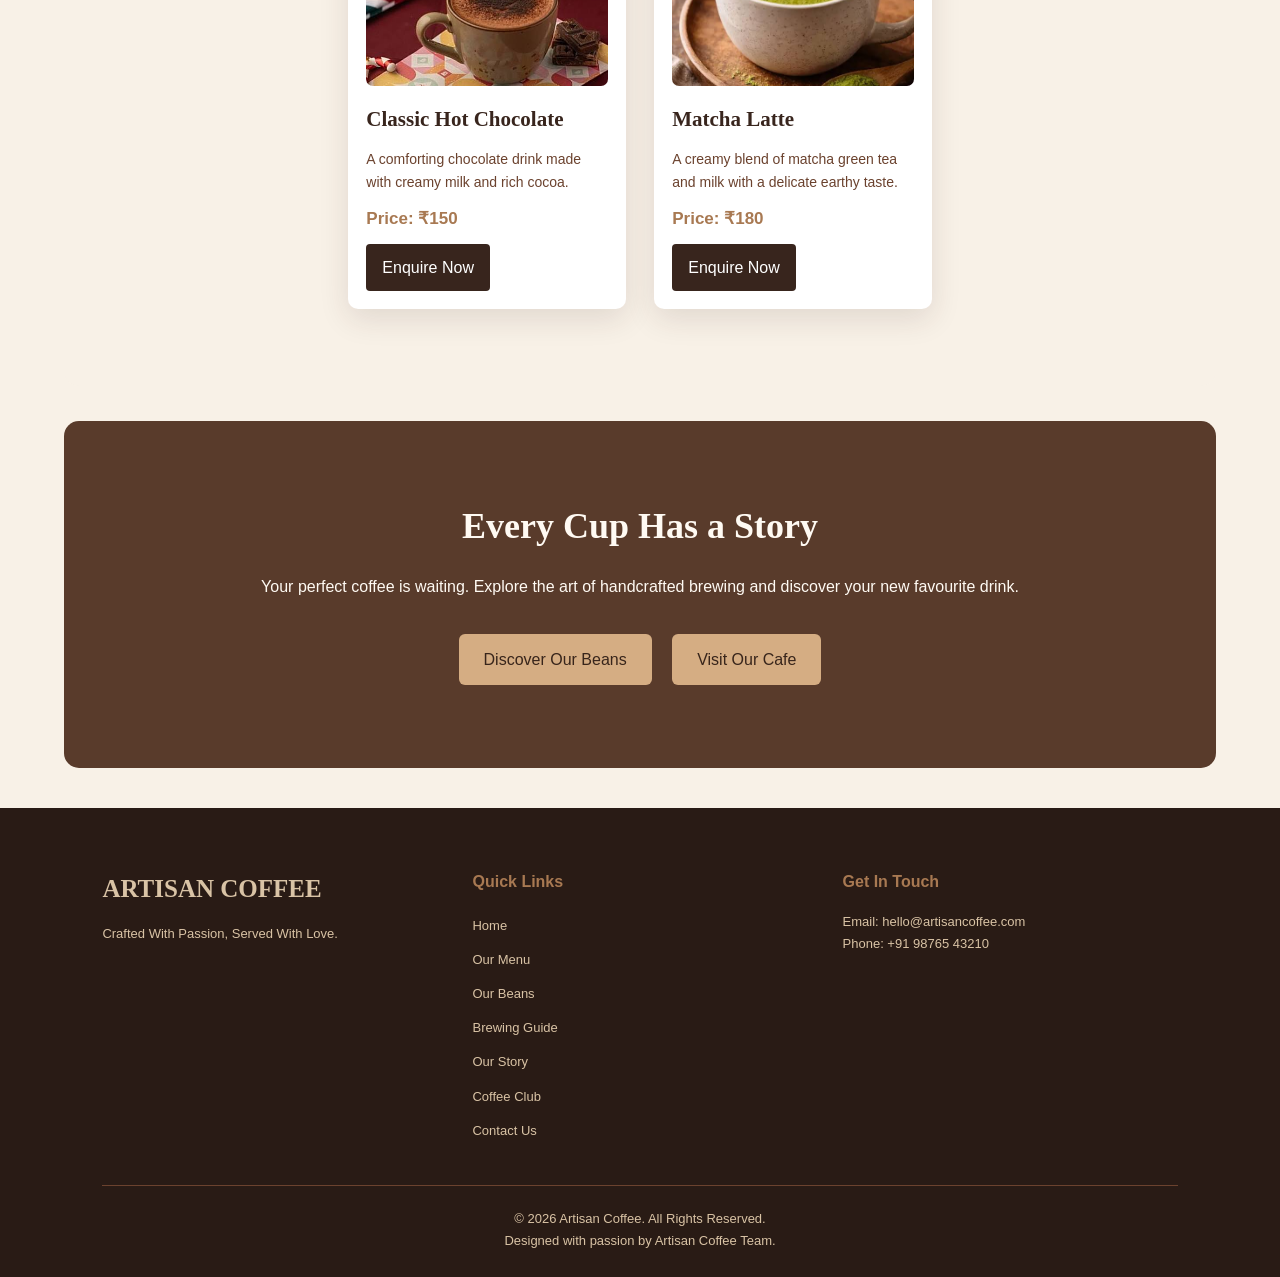
<file: menu.html>
<!DOCTYPE html>
<html lang="en">

<head>

    <meta charset="UTF-8">
    <meta name="viewport" content="width=device-width, initial-scale=1.0">

    <title>Our Menu | Artisan Coffee</title>

    <meta name="description" content="Explore the Artisan Coffee menu featuring espresso classics, signature drinks, hot beverages and refreshing iced coffee.">
    <link rel="stylesheet" href="style.css">
</head>

<body>

    <!-- HEADER AND NAVIGATION -->

    <header>

        <div>

            <h1>ARTISAN COFFEE</h1>

            <p>Crafted With Passion</p>

        </div>

        <nav>

            <ul>

                <li><a href="index.html">Home</a></li>
                <li><a href="menu.html">Our Menu</a></li>
                <li><a href="beans.html">Our Beans</a></li>
                <li><a href="brewing.html">Brewing Guide</a></li>
                <li><a href="about.html">Our Story</a></li>
                <li><a href="club.html">Coffee Club</a></li>
                <li><a href="contact.html">Contact Us</a></li>

            </ul>

        </nav>
         <details>
            <summary>☰</summary>

            <ul>
                <li><a href="index.html">Home</a></li>
                <li><a href="menu.html">Our Menu</a></li>
                <li><a href="beans.html">Our Beans</a></li>
                <li><a href="brewing.html">Brewing Guide</a></li>
                <li><a href="about.html">Our Story</a></li>
                <li><a href="club.html">Coffee Club</a></li>
                <li><a href="contact.html">Contact Us</a></li>
            </ul>
        </details>

    </header>


    <!-- ANNOUNCEMENT MARQUEE -->

    <section>

        <marquee behavior="scroll" direction="left" scrollamount="5">

            FRESHLY BREWED COFFEE • EXPLORE OUR SIGNATURE DRINKS •
            PREMIUM INGREDIENTS • YOUR PERFECT CUP AWAITS •

        </marquee>

    </section>


    <!-- MAIN CONTENT -->

    <main>

        <!-- MENU HERO SECTION -->

        <section>

            <div>

                <p>DISCOVER THE ART OF COFFEE</p>

                <h2>Explore Our Brews</h2>

                <p>
                    From bold espresso classics to refreshing iced
                    coffee and handcrafted signature drinks,
                    discover a menu created for every coffee lover.
                </p>

                <a href="#espresso-menu">Explore Our Menu</a>

            </div>

            <div>

                <img src="images/types-of-coffee.jpg"
                     alt="A collection of freshly prepared artisan coffee drinks">

            </div>

        </section>


        <!-- MENU CATEGORY NAVIGATION -->

        <section>

            <h2>Find Your Perfect Brew</h2>

            <nav>

                <ul>

                    <li><a href="#espresso-menu">Espresso Classics</a></li>

                    <li><a href="#signature-drinks">Signature Drinks</a></li>

                    <li><a href="#hot-beverages">Hot Beverages</a></li>

                    <li><a href="#iced-beverages">Iced Beverages</a></li>

                    <li><a href="#non-coffee">Non-Coffee Options</a></li>

                </ul>

            </nav>

        </section>


        <!-- ESPRESSO BASED DRINKS -->

        <section id="espresso-menu">

            <h2>Espresso Classics</h2>

            <p>
                Timeless coffee favourites prepared with
                rich espresso and perfectly balanced flavours.
            </p>


            <!-- COFFEE 1 -->

            <article>

                <img src="images/classic%20espresso.jpg"
                     alt="Classic espresso served in a small coffee cup">

                <h3>Classic Espresso</h3>

                <p>
                    A bold and concentrated coffee with a rich aroma,
                    intense flavour and smooth finish.
                </p>

                <p>Price: ₹100</p>

                <a href="contact.html">Enquire Now</a>

            </article>


            <!-- COFFEE 2 -->

            <article>

                <img src="images/Americano.jpg"
                     alt="Freshly prepared Americano coffee">

                <h3>Americano</h3>

                <p>
                    Rich espresso blended with hot water
                    for a smooth and balanced coffee experience.
                </p>

                <p>Price: ₹130</p>

                <a href="contact.html">Enquire Now</a>

            </article>


            <!-- COFFEE 3 -->

            <article>

                <img src="images/Cappuccino.jpg"
                     alt="Cappuccino topped with creamy milk foam">

                <h3>Cappuccino</h3>

                <p>
                    A classic combination of espresso,
                    steamed milk and creamy milk foam.
                </p>

                <p>Price: ₹150</p>

                <p>Bestseller</p>

                <a href="contact.html">Enquire Now</a>

            </article>


            <!-- COFFEE 4 -->

            <article>

                <img src="images/latte.jpg"
                     alt="Creamy latte served in a glass">

                <h3>Classic Latte</h3>

                <p>
                    Smooth espresso blended with steamed milk
                    for a rich and velvety texture.
                </p>

                <p>Price: ₹160</p>

                <a href="contact.html">Enquire Now</a>

            </article>

        </section>


        <!-- SIGNATURE DRINKS -->

        <section id="signature-drinks">

            <h2>Our Signature Drinks</h2>

            <p>
                Discover our special creations,
                crafted to bring unique flavours to every cup.
            </p>


            <!-- SIGNATURE DRINK 1 -->

            <article>

                <img src="images/caraamellatte.jpg"
                     alt="Caramel latte topped with a caramel drizzle">

                <h3>Caramel Latte</h3>

                <p>
                    Espresso and steamed milk combined
                    with sweet caramel for a delightful treat.
                </p>

                <p>Price: ₹190</p>

                <a href="contact.html">Enquire Now</a>

            </article>


            <!-- SIGNATURE DRINK 2 -->

            <article>

                <img src="images/chilled%20cold%20brew.jpg"
                     alt="Vanilla cold brew coffee served over ice">

                <h3>Vanilla Cold Brew</h3>

                <p>
                    Slowly brewed coffee infused with
                    smooth vanilla for a refreshing experience.
                </p>

                <p>Price: ₹190</p>

                <a href="contact.html">Enquire Now</a>

            </article>


            <!-- SIGNATURE DRINK 3 -->

            <article>

                <img src="images/types-of-coffee.jpg"
                     alt="Chocolate mocha topped with milk foam">

                <h3>Chocolate Mocha</h3>

                <p>
                    A delicious blend of espresso,
                    rich chocolate and steamed milk.
                </p>

                <p>Price: ₹180</p>

                <p>Bestseller</p>

                <a href="contact.html">Enquire Now</a>

            </article>

        </section>


        <!-- HOT BEVERAGES -->

        <section id="hot-beverages">

            <h2>Warm & Comforting</h2>

            <p>
                Enjoy the comforting warmth of freshly
                prepared beverages, perfect for any moment.
            </p>


            <!-- HOT DRINK 1 -->

            <article>

                <img src="images/Artisan%20coffee.jpg"
                     alt="Hot cappuccino served in a ceramic cup">

                <h3>Hot Cappuccino</h3>

                <p>
                    Fresh espresso topped with steamed milk
                    and a generous layer of creamy foam.
                </p>

                <p>Price: ₹150</p>

                <a href="contact.html">Enquire Now</a>

            </article>


            <!-- HOT DRINK 2 -->

            <article>

                <img src="images/classichotchocolate.jpg"
                     alt="Warm hot chocolate served in a cup">

                <h3>Classic Hot Chocolate</h3>

                <p>
                    A rich chocolate beverage prepared
                    with creamy milk and smooth cocoa.
                </p>

                <p>Price: ₹150</p>

                <a href="contact.html">Enquire Now</a>

            </article>


            <!-- HOT DRINK 3 -->

            <article>

                <img src="images/hotmochhalatee.jpg"
                     alt="Warm matcha latte served in a ceramic cup">

                <h3>Hot Matcha Latte</h3>

                <p>
                    A smooth blend of matcha green tea
                    and steamed milk with an earthy flavour.
                </p>

                <p>Price: ₹180</p>

                <a href="contact.html">Enquire Now</a>

            </article>

        </section>


        <!-- ICED BEVERAGES -->

        <section id="iced-beverages">

            <h2>Cool & Refreshing</h2>

            <p>
                Beat the heat with our chilled coffee creations,
                prepared for a refreshing coffee experience.
            </p>


            <!-- ICED DRINK 1 -->

            <article>

                <img src="images/icedlatte.jpg"
                     alt="Iced latte served with milk and ice">

                <h3>Iced Latte</h3>

                <p>
                    Chilled espresso combined with cold milk
                    and ice for a smooth and refreshing drink.
                </p>

                <p>Price: ₹170</p>

                <a href="contact.html">Enquire Now</a>

            </article>


            <!-- ICED DRINK 2 -->

            <article>

                <img src="images/classiccoldbrew.jpg"
                     alt="Cold brew coffee served over ice">

                <h3>Classic Cold Brew</h3>

                <p>
                    Coffee slowly steeped in cold water
                    for a smooth, rich and mellow flavour.
                </p>

                <p>Price: ₹170</p>

                <p>Bestseller</p>

                <a href="contact.html">Enquire Now</a>

            </article>


            <!-- ICED DRINK 3 -->

            <article>

                <img src="images/icedmocha.jpg"
                     alt="Iced mocha with chocolate and milk">

                <h3>Iced Mocha</h3>

                <p>
                    A chilled combination of espresso,
                    chocolate, milk and ice.
                </p>

                <p>Price: ₹190</p>

                <a href="contact.html">Enquire Now</a>

            </article>

        </section>


        <!-- NON COFFEE OPTIONS -->

        <section id="non-coffee">

            <h2>Beyond Coffee</h2>

            <p>
                Not a coffee lover? Explore our delicious
                non-coffee beverages made for everyone.
            </p>


            <!-- NON COFFEE DRINK 1 -->

            <article>

                <img src="images/hotchocolate.jpg"
                     alt="Creamy hot chocolate with chocolate powder">

                <h3>Classic Hot Chocolate</h3>

                <p>
                    A comforting chocolate drink made
                    with creamy milk and rich cocoa.
                </p>

                <p>Price: ₹150</p>

                <a href="contact.html">Enquire Now</a>

            </article>


            <!-- NON COFFEE DRINK 2 -->

            <article>

                <img src="images/matchalatte.jpg"
                     alt="Green matcha latte in a ceramic cup">

                <h3>Matcha Latte</h3>

                <p>
                    A creamy blend of matcha green tea
                    and milk with a delicate earthy taste.
                </p>

                <p>Price: ₹180</p>

                <a href="contact.html">Enquire Now</a>

            </article>

        </section>


        <!-- MENU CALL TO ACTION -->

        <section>

            <h2>Every Cup Has a Story</h2>

            <p>
                Your perfect coffee is waiting.
                Explore the art of handcrafted brewing
                and discover your new favourite drink.
            </p>

            <a href="beans.html">Discover Our Beans</a>

            <a href="contact.html">Visit Our Cafe</a>

        </section>

    </main>


    <!-- FOOTER -->

    <footer>

        <div>

            <h2>ARTISAN COFFEE</h2>

            <p>Crafted With Passion, Served With Love.</p>

        </div>


        <div>

            <h3>Quick Links</h3>

            <ul>

                <li><a href="index.html">Home</a></li>
                <li><a href="menu.html">Our Menu</a></li>
                <li><a href="beans.html">Our Beans</a></li>
                <li><a href="brewing.html">Brewing Guide</a></li>
                <li><a href="about.html">Our Story</a></li>
                <li><a href="club.html">Coffee Club</a></li>
                <li><a href="contact.html">Contact Us</a></li>

            </ul>

        </div>


        <div>

            <h3>Get In Touch</h3>

            <p>Email: hello@artisancoffee.com</p>

            <p>Phone: +91 98765 43210</p>

        </div>


        <div>

            <p>
                &copy; 2026 Artisan Coffee.
                All Rights Reserved.
            </p>

            <p>Designed with passion by Artisan Coffee Team.</p>

        </div>

    </footer>

</body>

</html>
</file>
<file: style.css>
/* ==========================================
   ARTISAN COFFEE
   HOMEPAGE STYLESHEET
   ========================================== */


/* 1. COLOUR PALETTE */

:root {
    --espresso: #38251D;
    --cream: #F8F1E7;
    --latte: #D9C3A5;
    --caramel: #A87952;
    --mocha: #6B422E;
    --sage: #879078;
    --white: #FFFFFF;

    --shadow: 0 10px 30px rgba(56, 37, 29, 0.12);
}


/* 2. GLOBAL SETTINGS */

* {
    margin: 0;
    padding: 0;
    box-sizing: border-box;
}

html {
    scroll-behavior: smooth;
}

body {
    background-color: #F8F1E7;
    color: #38251D;
    font-family: Arial, sans-serif;
    line-height: 1.7;
}

a {
    text-decoration: none;
    transition: all 0.3s ease;
}

img {
    display: block;
    border-radius: 70px;
}


/* 3. HEADER */

header {
    background-color: #F8F1E7;
    padding: 22px 7%;
    display: flex;
    justify-content: space-between;
    align-items: center;
    gap: 25px;
    border-bottom: 1px solid #D9C3A5;
}

header h1 {
    font-family: Georgia, serif;
    font-size: 27px;
    letter-spacing: 3px;
    color: var(--espresso);
}

header p {
    color: var(--caramel);
    font-size: 11px;
    letter-spacing: 3px;
    text-transform: uppercase;
}


/* 4. NAVIGATION */

nav ul {
    display: flex;
    align-items: center;
    gap: 24px;
    list-style: none;
}

nav a {
    font-size: 13px;
    font-weight: 600;
    position: relative;
    padding-bottom: 6px;
}

header nav a {
    color: var(--mocha);
}

nav a:hover {
    color: var(--caramel);
}

/* 5. ANNOUNCEMENT MARQUEE */

body > section:first-of-type {
    background-color: var(--espresso);
    color: var(--latte);
    padding: 11px;
    font-size: 12px;
    letter-spacing: 3px;
    text-transform: uppercase;
}


/* 6. HERO SECTION */

main > section:first-child {
    min-height: 570px;
    padding: 75px 8%;
    display: flex;
    align-items: center;
    justify-content: space-between;
    gap: 55px;
}

/* Hero text */

main > section:first-child div:first-child {
    flex: 1;
}

main > section:first-child div:first-child > p:first-child {
    color: var(--caramel);
    font-size: 12px;
    font-weight: bold;
    letter-spacing: 4px;
    margin-bottom: 20px;
}

main > section:first-child h2 {
    font-family: Georgia, serif;
    font-size: clamp(42px, 5vw, 68px);
    line-height: 1.1;
    font-weight: normal;
    margin-bottom: 25px;
}

main > section:first-child div:first-child > p:nth-of-type(2) {
    color: var(--mocha);
    font-size: 15px;
    max-width: 480px;
    margin-bottom: 32px;
}

/* Hero button */

main > section:first-child a {
    display: inline-block;
    background-color: var(--caramel);
    color: var(--white);
    padding: 14px 32px;
    letter-spacing: 1px;
    font-size: 13px;
    border: 1px solid var(--caramel);
}

main > section:first-child a:hover {
    background-color: transparent;
    color: var(--espresso);
    transform: translateY(-4px);
}

/* Hero image */

main > section:first-child div:nth-child(2) {
    flex: 1;
}

main > section:first-child img {
    width: 100%;
    height: 430px;
    object-fit: cover;
    border-radius: 3px;
    box-shadow: var(--shadow);
    transition: transform 0.5s ease;
}

main > section:first-child img:hover {
    transform: scale(1.02);
}


/* 7. SIGNATURE BREWS */

main > section:nth-child(2) {
    background-color: var(--white);
    padding: 85px 7%;
    text-align: center;
}

main > section:nth-child(2) h2 {
    font-family: Georgia, serif;
    font-size: 42px;
    font-weight: normal;
    margin-bottom: 12px;
}

main > section:nth-child(2) > p {
    color: var(--mocha);
    margin-bottom: 45px;
    font-size: 14px;
}

/* Coffee cards */

main > section:nth-child(2) article {
    display: inline-block;
    vertical-align: top;
    width: 29%;
    margin: 10px;
    padding-bottom: 25px;
    background-color: var(--cream);
    text-align: left;
    border: 1px solid #E9DED0;
    overflow: hidden;
    transition: transform 0.35s ease,
                box-shadow 0.35s ease;
}

main > section:nth-child(2) article:hover {
    transform: translateY(-10px);
    box-shadow: var(--shadow);
}

main > section:nth-child(2) article img {
    width: 100%;
    height: 230px;
    object-fit: cover;
    transition: transform 0.5s ease;
}

main > section:nth-child(2) article:first-of-type img,
main > section:nth-child(2) article:last-of-type img {
    height: auto;
    aspect-ratio: 1;
}

main > section:nth-child(2) article:hover img {
    transform: scale(1.05);
    padding-top: 20px;
}

main > section:nth-child(2) article h3 {
    font-family: Georgia, serif;
    font-size: 23px;
    font-weight: normal;
    margin: 20px 20px 10px;
}

main > section:nth-child(2) article p {
    color: var(--mocha);
    font-size: 13px;
    margin: 0 20px 18px;
}

main > section:nth-child(2) article a {
    color: var(--caramel);
    font-size: 13px;
    font-weight: bold;
    margin: 0 20px;
}

main > section:nth-child(2) article a:hover {
    color: var(--espresso);
}

/* 8. ABOUT SECTION */

main > section:nth-child(3) {
    padding: 90px 8%;
    display: flex;
    align-items: center;
    gap: 65px;
    background-color: var(--cream);
}

main > section:nth-child(3) div {
    flex: 1;
}

main > section:nth-child(3) img {
    width: 100%;
    height: 400px;
    object-fit: cover;
    border-radius: 3px;
}

main > section:nth-child(3) h2 {
    font-family: Georgia, serif;
    font-size: 43px;
    font-weight: normal;
    line-height: 1.2;
    margin-bottom: 25px;
}

main > section:nth-child(3) p {
    color: var(--mocha);
    font-size: 15px;
    margin-bottom: 30px;
}

main > section:nth-child(3) a {
    display: inline-block;
    background-color: var(--espresso);
    color: var(--white);
    padding: 13px 28px;
    font-size: 13px;
}

main > section:nth-child(3) a:hover {
    background-color: var(--caramel);
    transform: translateY(-3px);
}


/* 9. CALL TO ACTION */

main > section:nth-child(4) {
    background-color: var(--espresso);
    color: var(--white);
    padding: 85px 20px;
    text-align: center;
}

main > section:nth-child(4) h2 {
    font-family: Georgia, serif;
    font-size: 43px;
    font-weight: normal;
    margin-bottom: 15px;
}

main > section:nth-child(4) p {
    color: var(--latte);
    margin-bottom: 30px;
}

main > section:nth-child(4) a {
    display: inline-block;
    background-color: var(--caramel);
    color: var(--white);
    padding: 14px 32px;
    font-size: 13px;
}

main > section:nth-child(4) a:hover {
    background-color: var(--latte);
    color: var(--espresso);
    transform: translateY(-3px);
}


/* 10. FOOTER */

footer {
    background-color: #291B15;
    color: var(--white);
    padding: 60px 8% 25px;
    display: flex;
    flex-wrap: wrap;
    justify-content: space-between;
    gap: 35px;
}

footer div {
    flex: 1;
    min-width: 180px;
}

footer h2 {
    font-family: Georgia, serif;
    color: var(--latte);
    font-size: 25px;
    margin-bottom: 12px;
}

footer h3 {
    color: var(--caramel);
    font-size: 16px;
    margin-bottom: 15px;
}

footer p {
    color: var(--latte);
    font-size: 13px;
}

footer ul {
    list-style: none;
}

footer li {
    margin-bottom: 7px;
}

footer a {
    color: var(--latte);
    font-size: 13px;
}

footer a:hover {
    color: var(--white);
    padding-left: 5px;
}

footer div:last-child {
    flex-basis: 100%;
    border-top: 1px solid var(--mocha);
    padding-top: 22px;
    text-align: center;
}


/* 11. RESPONSIVE DESIGN */

@media (max-width: 1000px) {

    header {
        flex-direction: column;
        text-align: center;
    }

    nav ul {
        justify-content: center;
        flex-wrap: wrap;
    }

    main > section:first-child {
        gap: 30px;
    }

    main > section:nth-child(2) article {
        width: 42%;
    }

}

@media (max-width: 650px) {

    main > section:first-child {
        flex-direction: column;
        text-align: center;
        padding: 55px 6%;
    }

    main > section:first-child img {
        height: 280px;
    }

    main > section:first-child h2 {
        font-size: 42px;
    }

    main > section:nth-child(2) article {
        width: 100%;
        max-width: 350px;
    }

    main > section:nth-child(3) {
        flex-direction: column;
        text-align: center;
        padding: 55px 6%;
    }

    main > section:nth-child(3) img {
        height: 280px;
    }

    main > section:nth-child(4) h2 {
        font-size: 32px;
    }

    footer {
        flex-direction: column;
        text-align: center;
    }

}
/* MOBILE NAVIGATION */

header details {
    display: none;
}

@media screen and (max-width: 768px) {

    header {
        position: relative;
        display: flex;
        justify-content: space-between;
        align-items: center;
        padding: 18px 20px;
    }

    /* Hide desktop navigation */
    header nav {
        display: none;
    }

    /* Show mobile menu button */
    header details {
        display: block;
        position: relative;
    }

    header details summary {
        list-style: none;
        cursor: pointer;
        background-color: #38251D;
        color: #F8F1E7;
        padding: 12px 18px;
        border-radius: 6px;
        font-size: 15px;
        font-weight: bold;
    }

    header details summary::-webkit-details-marker {
        display: none;
    }

    /* Dropdown menu */
    header details ul {
        position: absolute;
        top: 45px;
        right: 0;
        width: 190px;
        background-color: #F8F1E7;
        list-style: none;
        padding: 10px 0;
        margin: 0;
        border-radius: 8px;
        box-shadow: 0 10px 25px rgba(56, 37, 29, 0.2);
        z-index: 1000;
    }

    header details ul li a {
        display: block;
        color: var(--mocha);
        padding: 12px 18px;
        font-size: 14px;
        transition: 0.3s;
    }

    header details ul li a:hover {
        background-color: #D9C3A5;
        color: var(--caramel);
    }

}
/* MENU HERO SECTION */

main > section:first-child {
    display: flex;
    align-items: center;
    justify-content: space-between;
    gap: 50px;
    padding: 80px 8%;
    background-color: #F8F1E7;
}

main > section:first-child div {
    flex: 1;
}

main > section:first-child div:first-child > p:first-child {
    color: #A87952;
    font-weight: bold;
    letter-spacing: 3px;
    font-size: 13px;
}

main > section:first-child h2 {
    color: #38251D;
    font-family: Georgia, serif;
    font-size: 48px;
    margin: 15px 0;
}

main > section:first-child div p {
    color: #6B422E;
    line-height: 1.8;
}

main > section:first-child a {
    display: inline-block;
    background-color: #38251D;
    color: #FFFFFF;
    padding: 14px 25px;
    margin-top: 20px;
    text-decoration: none;
    transition: 0.3s;
}

main > section:first-child a:hover {
    background-color: #A87952;
}

main > section:first-child img {
    width: 100%;
    border-radius: 8px;
}
/* MENU CATEGORY NAVIGATION */

main > section:nth-child(2) {
    text-align: center;
    padding: 50px 5%;
    background-color: #FFFFFF;
}

main > section:nth-child(2) h2 {
    color: #38251D;
    font-family: Georgia, serif;
    font-size: 32px;
    margin-bottom: 25px;
}

main > section:nth-child(2) ul {
    display: flex;
    justify-content: center;
    flex-wrap: wrap;
    gap: 15px;
    list-style: none;
    padding: 0;
}

main > section:nth-child(2) a {
    display: inline-block;
    padding: 12px 20px;
    border: 1px solid #D9C3A5;
    border-radius: 30px;
    color: #38251D;
    text-decoration: none;
    transition: 0.3s;
}

main > section:nth-child(2) a:hover {
    background-color: #38251D;
    color: #FFFFFF;
}
/* MENU PRODUCT SECTIONS */

main > section:nth-child(n+3):nth-child(-n+7) {
    padding: 65px 7%;
    background-color: #F8F1E7;
    text-align: center;
    scroll-margin-top: 20px;
}

main > section:nth-child(4),
main > section:nth-child(6) {
    background-color: #FFFFFF;
}

main > section:nth-child(n+3):nth-child(-n+7) h2 {
    color: #38251D;
    font-family: Georgia, serif;
    font-size: 34px;
    margin-bottom: 12px;
}

main > section:nth-child(n+3):nth-child(-n+7) > p {
    color: #6B422E;
    margin-bottom: 35px;
    line-height: 1.7;
}
/* MENU PRODUCT CARDS */

main > section:nth-child(n+3):nth-child(-n+7) article {
    display: inline-block;
    vertical-align: top;
    width: 28%;
    min-height: 390px;
    margin: 12px;
    padding: 18px;
    background-color: #FFFFFF;
    border-radius: 10px;
    text-align: left;
    box-shadow: 0 10px 30px rgba(56, 37, 29, 0.12);
    transition: 0.3s;
}

main > section:nth-child(n+3):nth-child(-n+7) article:hover {
    transform: translateY(-8px);
    box-shadow: 0 15px 35px rgba(56, 37, 29, 0.2);
}

main > section:nth-child(n+3):nth-child(-n+7) article img {
    width: 100%;
    height: 190px;
    object-fit: cover;
    border-radius: 7px;
}

main > section:nth-child(n+3):nth-child(-n+7) article h3 {
    color: #38251D;
    font-family: Georgia, serif;
    font-size: 21px;
    margin: 16px 0 10px;
}

main > section:nth-child(n+3):nth-child(-n+7) article p {
    color: #6B422E;
    line-height: 1.6;
    font-size: 14px;
}

main > section:nth-child(n+3):nth-child(-n+7) article a {
    display: inline-block;
    margin-top: 12px;
    padding: 10px 16px;
    background-color: #38251D;
    color: #FFFFFF;
    text-decoration: none;
    border-radius: 4px;
    transition: 0.3s;
}

main > section:nth-child(n+3):nth-child(-n+7) article a:hover {
    background-color: #A87952;
}
/* PRICE AND BESTSELLER LABELS */

main > section:nth-child(n+3):nth-child(-n+7) article p:nth-of-type(2) {
    color: #A87952;
    font-size: 17px;
    font-weight: bold;
    margin-top: 12px;
}

main > section:nth-child(n+3):nth-child(-n+7) article p:nth-of-type(3) {
    display: inline-block;
    background-color: #879078;
    color: #FFFFFF;
    padding: 5px 10px;
    border-radius: 20px;
    font-size: 11px;
    font-weight: bold;
}
/* MENU CALL TO ACTION */

main > section:last-child {
    background-color: #38251D;
    color: #F8F1E7;
    text-align: center;
    padding: 75px 8%;
}

main > section:last-child h2 {
    font-family: Georgia, serif;
    font-size: 36px;
    margin-bottom: 15px;
}

main > section:last-child p {
    line-height: 1.8;
    margin-bottom: 25px;
}

main > section:last-child a {
    display: inline-block;
    padding: 13px 22px;
    margin: 8px;
    background-color: #D9C3A5;
    color: #38251D;
    text-decoration: none;
    border-radius: 4px;
    transition: 0.3s;
}

main > section:last-child a:hover {
    background-color: #A87952;
    color: #FFFFFF;
}
/* MENU PAGE RESPONSIVE DESIGN */

@media screen and (max-width: 768px) {

    main > section:first-child {
        flex-direction: column;
        padding: 45px 6%;
        gap: 25px;
    }

    main > section:first-child h2 {
        font-size: 36px;
    }

    main > section:nth-child(2) ul {
        flex-direction: column;
        align-items: center;
    }

    main > section:nth-child(2) ul li {
        width: 100%;
    }

    main > section:nth-child(2) ul a {
        width: 80%;
    }

    main > section:nth-child(n+3):nth-child(-n+7) {
        padding: 45px 5%;
    }

    main > section:nth-child(n+3):nth-child(-n+7) article {
        display: block;
        width: 100%;
        box-sizing: border-box;
        margin: 20px 0;
        min-height: auto;
    }

    main > section:nth-child(n+3):nth-child(-n+7) article img {
        height: 220px;
    }

    main > section:last-child h2 {
        font-size: 29px;
    }
}
/* COFFEE BEAN VARIETIES */

#coffee-varieties {
    background-color: #FFFFFF;
    padding: 70px 7%;
    text-align: center;
}

#coffee-varieties h2,
#coffee-origins h2,
#roasting-levels h2,
#flavour-profiles h2,
#farm-to-cup h2 {
    color: #38251D;
    font-family: Georgia, serif;
    font-size: 34px;
    margin-bottom: 15px;
}

#coffee-varieties > p,
#coffee-origins > p,
#roasting-levels > p,
#flavour-profiles > p,
#farm-to-cup > p {
    color: #6B422E;
    line-height: 1.8;
    margin-bottom: 35px;
}

#coffee-varieties article {
    display: inline-block;
    vertical-align: top;
    width: 40%;
    min-height: 480px;
    margin: 15px;
    padding: 22px;
    box-sizing: border-box;
    background-color: #F8F1E7;
    border-radius: 10px;
    text-align: left;
    box-shadow: 0 10px 30px rgba(56, 37, 29, 0.12);
    transition: 0.3s;
}

#coffee-varieties article:hover {
    transform: translateY(-7px);
}

#coffee-varieties article img {
    width: 100%;
    height: 230px;
    object-fit: cover;
    border-radius: 8px;
}

#coffee-varieties article h3 {
    color: #38251D;
    font-family: Georgia, serif;
    font-size: 25px;
    margin: 18px 0 10px;
}

#coffee-varieties article p {
    color: #6B422E;
    line-height: 1.7;
}

#coffee-varieties article h4 {
    color: #A87952;
    margin-top: 20px;
    font-size: 17px;
}

#coffee-varieties article ul {
    display: block;
    list-style: disc;
    padding-left: 22px;
    text-align: left;
}

#coffee-varieties article li {
    color: #6B422E;
    margin: 10px 0;
}
/* COFFEE ORIGINS */

#coffee-origins {
    background-color: #F8F1E7;
    padding: 70px 6%;
    text-align: center;
}

#coffee-origins article {
    display: inline-block;
    vertical-align: top;
    width: 21%;
    min-height: 410px;
    margin: 10px;
    padding: 15px;
    box-sizing: border-box;
    background-color: #FFFFFF;
    border-radius: 10px;
    text-align: left;
    box-shadow: 0 10px 30px rgba(56, 37, 29, 0.12);
    transition: 0.3s;
}

#coffee-origins article:hover {
    transform: translateY(-7px);
}

#coffee-origins article img {
    width: 100%;
    height: 160px;
    object-fit: cover;
    border-radius: 7px;
}

#coffee-origins article h3 {
    color: #38251D;
    font-family: Georgia, serif;
    font-size: 21px;
    margin: 15px 0;
}

#coffee-origins article p {
    color: #6B422E;
    font-size: 14px;
    line-height: 1.7;
}

#coffee-origins article p:last-child {
    color: #A87952;
    font-weight: bold;
    margin-top: 15px;
}
/* COFFEE ROASTING LEVELS */

#roasting-levels {
    background-color: #FFFFFF;
    padding: 70px 7%;
    text-align: center;
}

#roasting-levels article {
    display: inline-block;
    vertical-align: top;
    width: 28%;
    min-height: 390px;
    margin: 12px;
    padding: 18px;
    box-sizing: border-box;
    background-color: #F8F1E7;
    border-radius: 10px;
    text-align: left;
    box-shadow: 0 10px 30px rgba(56, 37, 29, 0.12);
    transition: 0.3s;
}

#roasting-levels article:hover {
    transform: translateY(-7px);
}

#roasting-levels article img {
    width: 100%;
    height: 190px;
    object-fit: cover;
    border-radius: 7px;
}

#roasting-levels article h3 {
    color: #38251D;
    font-family: Georgia, serif;
    font-size: 22px;
    margin: 15px 0;
}

#roasting-levels article p {
    color: #6B422E;
    line-height: 1.7;
    font-size: 14px;
}

#roasting-levels article p:last-child {
    color: #A87952;
    font-weight: bold;
    margin-top: 15px;
}
/* FLAVOUR PROFILES */

#flavour-profiles {
    background-color: #F8F1E7;
    padding: 70px 6%;
    text-align: center;
}

#flavour-profiles article {
    display: inline-block;
    vertical-align: top;
    width: 21%;
    min-height: 320px;
    margin: 10px;
    padding: 15px;
    box-sizing: border-box;
    background-color: #FFFFFF;
    border-radius: 10px;
    text-align: left;
    box-shadow: 0 10px 30px rgba(56, 37, 29, 0.12);
    transition: 0.3s;
}

#flavour-profiles article:hover {
    transform: translateY(-7px);
}

#flavour-profiles article img {
    width: 100%;
    height: 150px;
    object-fit: cover;
    border-radius: 7px;
}

#flavour-profiles article h3 {
    color: #38251D;
    font-family: Georgia, serif;
    font-size: 21px;
    margin: 15px 0 10px;
}

#flavour-profiles article p {
    color: #6B422E;
    font-size: 14px;
    line-height: 1.7;
}
/* FARM TO CUP PROCESS */

#farm-to-cup {
    background-color: #FFFFFF;
    padding: 70px 6%;
    text-align: center;
}

#farm-to-cup article {
    display: inline-block;
    vertical-align: top;
    width: 17%;
    min-height: 230px;
    margin: 8px;
    padding: 18px;
    box-sizing: border-box;
    background-color: #F8F1E7;
    border-top: 4px solid #A87952;
    border-radius: 8px;
    text-align: left;
    transition: 0.3s;
}

#farm-to-cup article:hover {
    transform: translateY(-7px);
    background-color: #D9C3A5;
}

#farm-to-cup article h3 {
    color: #38251D;
    font-family: Georgia, serif;
    font-size: 18px;
    margin-bottom: 15px;
}

#farm-to-cup article p {
    color: #6B422E;
    font-size: 14px;
    line-height: 1.7;
}
/* BEANS PAGE RESPONSIVE DESIGN */

@media screen and (max-width: 768px) {

    #coffee-varieties,
    #coffee-origins,
    #roasting-levels,
    #flavour-profiles,
    #farm-to-cup {
        padding: 45px 5%;
    }

    #coffee-varieties article,
    #coffee-origins article,
    #roasting-levels article,
    #flavour-profiles article,
    #farm-to-cup article {
        display: block;
        width: 100%;
        min-height: auto;
        margin: 20px 0;
        box-sizing: border-box;
    }

    #coffee-varieties article img,
    #coffee-origins article img,
    #roasting-levels article img,
    #flavour-profiles article img {
        height: 220px;
    }

    #coffee-varieties h2,
    #coffee-origins h2,
    #roasting-levels h2,
    #flavour-profiles h2,
    #farm-to-cup h2 {
        font-size: 28px;
    }

}

/* =================================
   BREWING GUIDE PAGE
================================= */

/* BREWING INTRO / HERO */

body.brewing-page main > section:first-child {
    display: flex;
    align-items: center;
    justify-content: space-between;
    gap: 50px;
    padding: 80px 8%;
    background-color: #F8F1E7;
}

body.brewing-page main > section:first-child div {
    flex: 1;
}

body.brewing-page main > section:first-child div:first-child > p:first-child {
    color: #A87952;
    font-weight: bold;
    letter-spacing: 2px;
    font-size: 13px;
}

body.brewing-page main > section:first-child h2 {
    color: #38251D;
    font-size: 42px;
    margin: 15px 0;
}

body.brewing-page main > section:first-child div p {
    color: #6B422E;
    line-height: 1.8;
}

body.brewing-page main > section:first-child a {
    display: inline-block;
    background-color: #38251D;
    color: #FFFFFF;
    padding: 13px 25px;
    text-decoration: none;
    border-radius: 5px;
    margin-top: 20px;
    transition: 0.3s;
}

body.brewing-page main > section:first-child a:hover {
    background-color: #A87952;
}

body.brewing-page main > section:first-child img {
    width: 100%;
    max-width: 500px;
    height: 350px;
    object-fit: cover;
    border-radius: 12px;
    box-shadow: 0 10px 30px rgba(56, 37, 29, 0.12);
}


/* BREWING METHOD NAVIGATION */

body.brewing-page main > section:nth-child(2) {
    padding: 65px 8%;
    text-align: center;
    background-color: #FFFFFF;
}

body.brewing-page main > section:nth-child(2) h2 {
    color: #38251D;
    font-size: 30px;
}

body.brewing-page main > section:nth-child(2) p {
    color: #6B422E;
    line-height: 1.7;
}

body.brewing-page main > section:nth-child(2) ul {
    display: flex;
    justify-content: center;
    flex-wrap: wrap;
    gap: 15px;
    list-style: none;
    padding: 0;
    margin-top: 30px;
}

body.brewing-page main > section:nth-child(2) a {
    display: inline-block;
    background-color: #F8F1E7;
    color: #38251D;
    padding: 12px 20px;
    border: 1px solid #D9C3A5;
    border-radius: 25px;
    text-decoration: none;
    transition: 0.3s;
}

body.brewing-page main > section:nth-child(2) a:hover {
    background-color: #38251D;
    color: #FFFFFF;
}


/* BREWING METHODS SECTION */

body.brewing-page #brewing-methods {
    padding: 70px 8%;
    background-color: #F8F1E7;
}

body.brewing-page #brewing-methods > h2 {
    color: #38251D;
    text-align: center;
    font-size: 32px;
}

body.brewing-page #brewing-methods > p {
    color: #6B422E;
    text-align: center;
    line-height: 1.7;
    margin-bottom: 40px;
}

body.brewing-page #brewing-methods article {
    background-color: #FFFFFF;
    padding: 30px;
    margin: 30px 0;
    border-radius: 12px;
    box-shadow: 0 10px 30px rgba(56, 37, 29, 0.12);
    overflow: hidden;
}

body.brewing-page #brewing-methods article img {
    width: 100%;
    height: auto;
    align-self: stretch;
    object-fit: contain;
    object-position: center;
    float: none;
    margin: 0;
    border-radius: 10px;
}

body.brewing-page #brewing-methods article h3 {
    color: #38251D;
    font-size: 24px;
    margin-top: 5px;
}

body.brewing-page #brewing-methods article h4 {
    color: #A87952;
    margin-top: 20px;
}

body.brewing-page #brewing-methods article p {
    color: #6B422E;
    line-height: 1.7;
}

body.brewing-page #brewing-methods article ul,
body.brewing-page #brewing-methods article ol {
    color: #6B422E;
    line-height: 1.9;
    padding-left: 25px;
}

body.brewing-page #brewing-methods article li {
    padding-left: 5px;
}

body.brewing-page #brewing-methods article p:nth-last-child(2),
body.brewing-page #brewing-methods article p:last-child {
    color: #38251D;
    font-weight: bold;
    background-color: #F8F1E7;
    padding: 10px 14px;
    border-radius: 5px;
}


/* BREWING TIPS */

body.brewing-page #brewing-tips {
    padding: 70px 8%;
    background-color: #FFFFFF;
    text-align: center;
}

body.brewing-page #brewing-tips > h2 {
    color: #38251D;
    font-size: 32px;
}

body.brewing-page #brewing-tips > p {
    color: #6B422E;
    margin-bottom: 35px;
}

body.brewing-page #brewing-tips article {
    display: inline-block;
    vertical-align: top;
    width: 27%;
    min-height: 160px;
    margin: 1%;
    padding: 25px;
    box-sizing: border-box;
    background-color: #F8F1E7;
    border-radius: 10px;
    transition: 0.3s;
}

body.brewing-page #brewing-tips article:hover {
    transform: translateY(-6px);
    box-shadow: 0 10px 25px rgba(56, 37, 29, 0.12);
}

body.brewing-page #brewing-tips article h3 {
    color: #38251D;
    font-size: 18px;
}

body.brewing-page #brewing-tips article p {
    color: #6B422E;
    line-height: 1.7;
}


/* FINAL CALL TO ACTION */

body.brewing-page main > section:last-child {
    padding: 70px 8%;
    text-align: center;
    background-color: #38251D;
}

body.brewing-page main > section:last-child h2 {
    color: #FFFFFF;
    font-size: 32px;
}

body.brewing-page main > section:last-child p {
    color: #F8F1E7;
    line-height: 1.7;
}

body.brewing-page main > section:last-child a {
    display: inline-block;
    margin: 15px 8px 0;
    padding: 13px 25px;
    background-color: #D9C3A5;
    color: #38251D;
    text-decoration: none;
    border-radius: 5px;
    transition: 0.3s;
}

body.brewing-page main > section:last-child a:hover {
    background-color: #FFFFFF;
}


/* RESPONSIVE DESIGN */

@media screen and (max-width: 768px) {

    body.brewing-page main > section:first-child {
        flex-direction: column;
        padding: 45px 6%;
        text-align: center;
    }

    body.brewing-page main > section:first-child h2 {
        font-size: 32px;
    }

    body.brewing-page main > section:first-child img {
        height: 250px;
    }

    body.brewing-page main > section:nth-child(2) {
        padding: 45px 6%;
    }

    body.brewing-page main > section:nth-child(2) ul {
        gap: 10px;
    }

    body.brewing-page #brewing-methods {
        padding: 45px 6%;
    }

    body.brewing-page #brewing-methods article {
        padding: 20px;
    }

    body.brewing-page #brewing-methods article img {
        float: none;
        width: 100%;
        height: 230px;
        margin: 0 0 20px;
    }

    body.brewing-page #brewing-tips {
        padding: 45px 6%;
    }

    body.brewing-page #brewing-tips article {
        width: 90%;
        margin: 10px auto;
        display: block;
    }

    body.brewing-page main > section:last-child {
        padding: 45px 6%;
    }
}

/* =================================
   BREWING METHODS - LAYOUT FIX
================================= */

#brewing-methods {
    display: flex;
    flex-direction: column;
    width: 100%;
    max-width: 1100px;
    margin: 60px auto;
    padding: 20px;
    box-sizing: border-box;
    gap: 35px;
}

/* Section heading and introduction */

#brewing-methods > h2,
#brewing-methods > p {
    width: 100%;
}

/* Individual brewing method cards */

#brewing-methods article {
    display: grid;
    grid-template-columns: 280px 1fr;
    gap: 15px 30px;
    width: 100%;
    padding: 30px;
    box-sizing: border-box;
    background-color: #f2e7d5;
    border-radius: 12px;
    align-items: start;
}

/* Brewing method images */

#brewing-methods article img {
    grid-column: 1;
    grid-row: 1 / span 8;
    width: 100%;
    height: auto;
    align-self: stretch;
    object-fit: cover;
    border-radius: 10px;
}

/* Text content */

#brewing-methods article h3,
#brewing-methods article h4,
#brewing-methods article p,
#brewing-methods article ul,
#brewing-methods article ol {
    grid-column: 2;
    margin-top: 5px;
    margin-bottom: 10px;
}

/* Lists */

#brewing-methods article li {
    line-height: 1.7;
    margin-bottom: 5px;
}

/* Responsive layout */

@media (max-width: 700px) {

    #brewing-methods article {
        grid-template-columns: 1fr;
    }

    #brewing-methods article img {
        grid-column: 1;
        grid-row: auto;
        height: 230px;
    }

    #brewing-methods article h3,
    #brewing-methods article h4,
    #brewing-methods article p,
    #brewing-methods article ul,
    #brewing-methods article ol {
        grid-column: 1;
    }

}

/* =========================================
   ABOUT PAGE - ARTISAN COFFEE
========================================= */

/* Main content */

main {
    width: 90%;
    max-width: 1200px;
    margin: 40px auto;
}

/* General section styling */

main > section {
    padding: 55px 35px;
    margin-bottom: 35px;
    box-sizing: border-box;
}

/* Section headings */

main > section > h2 {
    font-size: 30px;
    margin-bottom: 20px;
    color: #593b2b;
}

main > section > h3 {
    font-size: 22px;
    color: #91694f;
}

/* Paragraphs */

main > section > p {
    font-size: 16px;
    line-height: 1.8;
    color: #55483e;
    max-width: 950px;
}

/* Images */

main > section > img {
    width: 100%;
    max-width: 650px;
    height: 350px;
    object-fit: cover;
    border-radius: 12px;
    margin: 20px 0;
}

/* Hero section */

main > section:first-child {
    text-align: center;
    background-color: #f2e7d5;
    border-radius: 15px;
    padding: 65px 40px;
}

main > section:first-child img {
    max-width: 750px;
    height: 400px;
}

/* Brand introduction */

main > section:nth-child(2) {
    background-color: #faf6ef;
    border-radius: 15px;
}

main > section:nth-child(2) img {
    float: right;
    width: 40%;
    height: 300px;
    margin: 10px 0 20px 30px;
}

/* Mission and Vision */

main > section:nth-child(3) {
    background-color: #e9d9c6;
    border-radius: 15px;
}

main > section:nth-child(3) article {
    display: inline-block;
    vertical-align: top;
    width: 46%;
    padding: 25px;
    margin: 1%;
    box-sizing: border-box;
    background-color: #fffaf3;
    border-radius: 12px;
}

main > section:nth-child(3) article h3 {
    color: #754b32;
}

/* Brand values */

main > section:nth-child(4) {
    background-color: #faf6ef;
    border-radius: 15px;
}

main > section:nth-child(4) article {
    display: inline-block;
    vertical-align: top;
    width: 46%;
    min-height: 150px;
    padding: 22px;
    margin: 1%;
    box-sizing: border-box;
    background-color: #f2e7d5;
    border-radius: 12px;
}

/* Our Journey */

#our-journey {
    background-color: #e9d9c6;
    border-radius: 15px;
}

#our-journey article {
    padding: 20px 25px;
    margin: 15px 0;
    background-color: #fffaf3;
    border-left: 5px solid #91694f;
    border-radius: 8px;
}

#our-journey article h3 {
    color: #754b32;
}

/* Meet Our Team */

main > section:nth-child(6) {
    text-align: center;
    background-color: #faf6ef;
    border-radius: 15px;
}

main > section:nth-child(6) > article {
    display: inline-block;
    vertical-align: top;
    width: 30%;
    margin: 1%;
    padding: 20px;
    box-sizing: border-box;
    background-color: #f2e7d5;
    border-radius: 12px;
    text-align: center;
}

main > section:nth-child(6) article img {
    width: 100%;
    height: 230px;
    object-fit: cover;
    border-radius: 10px;
}

main > section:nth-child(6) article h3 {
    color: #754b32;
}

/* Sustainability */

main > section:nth-child(7) {
    background-color: #e9d9c6;
    border-radius: 15px;
}

main > section:nth-child(7) img {
    display: block;
    max-width: 750px;
}

main > section:nth-child(7) ul {
    line-height: 2;
    color: #55483e;
}

/* Closing Message */

main > section:last-child {
    text-align: center;
    background-color: #593b2b;
    color: #fffaf3;
    border-radius: 15px;
}

main > section:last-child h2,
main > section:last-child p {
    color: #fffaf3;
    margin-left: auto;
    margin-right: auto;
}

main > section:last-child a {
    display: inline-block;
    padding: 12px 25px;
    margin: 8px;
    background-color: #d5ad83;
    color: #38251b;
    text-decoration: none;
    border-radius: 6px;
    transition: 0.3s;
}

main > section:last-child a:hover {
    background-color: #fffaf3;
}

/* Hover effects */

main article {
    transition: transform 0.3s ease, box-shadow 0.3s ease;
}

main article:hover {
    transform: translateY(-4px);
    box-shadow: 0 8px 20px rgba(60, 35, 20, 0.12);
}

/* Responsive layout */

@media (max-width: 768px) {

    main {
        width: 95%;
    }

    main > section {
        padding: 30px 20px;
    }

    main > section:nth-child(2) img {
        float: none;
        width: 100%;
        margin: 15px 0;
    }

    main > section:nth-child(3) article,
    main > section:nth-child(4) article {
        width: 100%;
        margin: 10px 0;
    }

    main > section:nth-child(6) > article {
        width: 100%;
        margin: 12px 0;
    }

    main > section:first-child img {
        height: 250px;
    }

}

/* =========================================
   COFFEE CLUB PAGE - ARTISAN COFFEE
========================================= */

/* Main content */

main {
    width: 90%;
    max-width: 1200px;
    margin: 40px auto;
}

/* General sections */

main > section {
    padding: 50px 35px;
    margin-bottom: 35px;
    box-sizing: border-box;
    border-radius: 15px;
}

main > section > h2 {
    color: #593b2b;
    font-size: 30px;
    margin-bottom: 20px;
}

main > section > p {
    color: #55483e;
    font-size: 16px;
    line-height: 1.8;
    max-width: 950px;
}

/* Hero section */

main > section:first-child {
    text-align: center;
    background-color: #f2e7d5;
    padding: 65px 40px;
}

main > section:first-child h3 {
    color: #91694f;
    font-size: 22px;
}

main > section:first-child img {
    width: 100%;
    max-width: 750px;
    height: 380px;
    object-fit: cover;
    border-radius: 12px;
    margin: 25px 0;
}

/* Hero button */

main > section:first-child a {
    display: inline-block;
    padding: 13px 28px;
    background-color: #593b2b;
    color: #fffaf3;
    text-decoration: none;
    border-radius: 6px;
    transition: 0.3s;
}

main > section:first-child a:hover {
    background-color: #91694f;
}

/* About the Club */

main > section:nth-child(2) {
    background-color: #faf6ef;
    min-height: 350px;
}

body.club-page main > section:nth-child(2) {
    display: flow-root;
}

main > section:nth-child(2) img {
    float: right;
    width: 40%;
    max-width: 450px;
    height: 250px;
    object-fit: cover;
    margin: 10px 0 20px 30px;
    border-radius: 12px;
}

/* Membership Benefits */

main > section:nth-child(3) {
    background-color: #e9d9c6;
}

main > section:nth-child(3) article {
    display: inline-block;
    vertical-align: top;
    width: 46%;
    min-height: 390px;
    margin: 1%;
    padding: 22px;
    box-sizing: border-box;
    background-color: #fffaf3;
    border-radius: 12px;
}

main > section:nth-child(3) article img {
    width: 100%;
    height: 210px;
    object-fit: cover;
    border-radius: 9px;
    margin: 10px 0;
}

main > section:nth-child(3) article h3 {
    color: #754b32;
}

main > section:nth-child(3) article p {
    line-height: 1.7;
    color: #55483e;
}

/* Featured Coffee */

main > section:nth-child(4) {
    background-color: #faf6ef;
    text-align: center;
}

main > section:nth-child(4) > article {
    display: inline-block;
    vertical-align: top;
    width: 30%;
    min-height: 370px;
    margin: 1%;
    padding: 18px;
    box-sizing: border-box;
    background-color: #f2e7d5;
    border-radius: 12px;
    text-align: left;
}

main > section:nth-child(4) article img {
    width: 100%;
    height: 210px;
    object-fit: cover;
    border-radius: 9px;
}

main > section:nth-child(4) article h3 {
    color: #754b32;
}

main > section:nth-child(4) article p {
    line-height: 1.6;
}

/* Featured coffee menu link */

main > section:nth-child(4) > p:last-child a {
    display: inline-block;
    padding: 12px 25px;
    background-color: #593b2b;
    color: white;
    text-decoration: none;
    border-radius: 6px;
}

/* Club Activities */

main > section:nth-child(5) {
    background-color: #e9d9c6;
}

main > section:nth-child(5) article {
    display: inline-block;
    vertical-align: top;
    width: 46%;
    min-height: 150px;
    margin: 1%;
    padding: 22px;
    box-sizing: border-box;
    background-color: #fffaf3;
    border-radius: 10px;
}

main > section:nth-child(5) article h3 {
    color: #754b32;
}

/* Membership Form */

#join-club {
    background-color: #f2e7d5;
    padding: 50px;
}

#join-club > p {
    max-width: 850px;
}

#join-club form {
    max-width: 750px;
    margin: 30px auto;
    padding: 35px;
    background-color: #fffaf3;
    border-radius: 12px;
    box-sizing: border-box;
}

#join-club form p {
    margin-bottom: 22px;
}

#join-club label {
    display: block;
    margin-bottom: 9px;
    color: #593b2b;
    font-weight: bold;
}

#join-club input[type="text"],
#join-club input[type="email"],
#join-club select,
#join-club textarea {
    width: 100%;
    padding: 13px;
    border: 1px solid #c8ad96;
    border-radius: 6px;
    background-color: #faf6ef;
    font-size: 15px;
    box-sizing: border-box;
}

#join-club textarea {
    resize: vertical;
}

#join-club input:focus,
#join-club select:focus,
#join-club textarea:focus {
    outline: 2px solid #91694f;
}

#join-club input[type="checkbox"] {
    accent-color: #593b2b;
}

#join-club input[type="checkbox"] + label {
    display: inline;
    font-weight: normal;
}

#join-club button {
    padding: 13px 22px;
    margin: 5px;
    border: none;
    border-radius: 6px;
    background-color: #593b2b;
    color: white;
    cursor: pointer;
    transition: 0.3s;
}

#join-club button:hover {
    background-color: #91694f;
}

/* Form note */

#join-club > p:last-child {
    font-size: 13px;
    font-style: italic;
}

/* Closing Section */

main > section:last-child {
    text-align: center;
    background-color: #593b2b;
    color: #fffaf3;
}

main > section:last-child h2,
main > section:last-child p {
    color: #fffaf3;
    margin-left: auto;
    margin-right: auto;
}

main > section:last-child a {
    display: inline-block;
    padding: 12px 25px;
    margin: 8px;
    background-color: #d5ad83;
    color: #38251b;
    text-decoration: none;
    border-radius: 6px;
    transition: 0.3s;
}

main > section:last-child a:hover {
    background-color: #fffaf3;
}

/* Hover effects */

main article {
    transition: transform 0.3s ease,
                box-shadow 0.3s ease;
}

main article:hover {
    transform: translateY(-4px);
    box-shadow: 0 8px 20px rgba(60, 35, 20, 0.12);
}

/* Responsive Design */

@media (max-width: 768px) {

    main {
        width: 95%;
    }

    main > section {
        padding: 30px 20px;
    }

    main > section:nth-child(2) img {
        float: none;
        width: 100%;
        max-width: 100%;
        margin: 15px 0;
    }

    main > section:nth-child(3) article,
    main > section:nth-child(5) article {
        width: 100%;
        margin: 12px 0;
    }

    main > section:nth-child(4) > article {
        width: 100%;
        margin: 12px 0;
    }

    main > section:first-child img {
        height: 250px;
    }

    #join-club {
        padding: 25px 15px;
    }

    #join-club form {
        padding: 22px;
    }

    #join-club button {
        margin: 5px 2px;
    }

}

/* =========================================
   CONTACT PAGE - ARTISAN COFFEE
========================================= */

/* Main Content */

main {
    width: 90%;
    max-width: 1200px;
    margin: 40px auto;
}

main > section {
    padding: 50px 35px;
    margin-bottom: 35px;
    box-sizing: border-box;
    border-radius: 15px;
}

main > section > h2 {
    color: #593b2b;
    font-size: 30px;
    margin-bottom: 20px;
}

main > section > p {
    color: #55483e;
    font-size: 16px;
    line-height: 1.8;
    max-width: 950px;
}

/* Hero Section */

main > section:first-child {
    text-align: center;
    background-color: #f2e7d5;
    padding: 65px 40px;
}

main > section:first-child h3 {
    color: #91694f;
    font-size: 22px;
}

main > section:first-child img {
    width: 100%;
    max-width: 750px;
    height: 380px;
    object-fit: cover;
    border-radius: 12px;
    margin: 25px 0;
}

/* Contact Information Cards */

main > section:nth-child(2) {
    background-color: #faf6ef;
}

main > section:nth-child(2) article {
    display: inline-block;
    vertical-align: top;
    width: 30%;
    min-height: 220px;
    margin: 1%;
    padding: 25px;
    box-sizing: border-box;
    background-color: #f2e7d5;
    border-radius: 12px;
}

main > section:nth-child(2) article h3 {
    color: #754b32;
    font-size: 21px;
}

main > section:nth-child(2) article p {
    line-height: 1.7;
    color: #55483e;
}

main > section:nth-child(2) article a {
    color: #754b32;
    font-weight: bold;
    text-decoration: none;
}

main > section:nth-child(2) article a:hover {
    text-decoration: underline;
}

/* Business Hours */

main > section:nth-child(3) {
    background-color: #e9d9c6;
}

main > section:nth-child(3) table {
    width: 100%;
    max-width: 850px;
    margin: 30px auto;
    border-collapse: collapse;
    background-color: #fffaf3;
    border-radius: 10px;
    overflow: hidden;
}

main > section:nth-child(3) caption {
    padding: 15px;
    font-size: 20px;
    font-weight: bold;
    color: #593b2b;
}

main > section:nth-child(3) th {
    background-color: #593b2b;
    color: #fffaf3;
    padding: 16px;
    text-align: left;
}

main > section:nth-child(3) td {
    padding: 14px 16px;
    border-bottom: 1px solid #e5d5c5;
    color: #55483e;
}

main > section:nth-child(3) tr:hover {
    background-color: #f2e7d5;
}

/* Contact Form */

main > section:nth-child(4) {
    background-color: #f2e7d5;
}

main > section:nth-child(4) form {
    max-width: 750px;
    margin: 30px auto;
    padding: 35px;
    background-color: #fffaf3;
    border-radius: 12px;
    box-sizing: border-box;
}

main > section:nth-child(4) form p {
    margin-bottom: 22px;
}

main > section:nth-child(4) form label {
    display: block;
    margin-bottom: 9px;
    color: #593b2b;
    font-weight: bold;
}

main > section:nth-child(4) input[type="text"],
main > section:nth-child(4) input[type="email"],
main > section:nth-child(4) input[type="tel"],
main > section:nth-child(4) select,
main > section:nth-child(4) textarea {
    width: 100%;
    padding: 13px;
    border: 1px solid #c8ad96;
    border-radius: 6px;
    background-color: #faf6ef;
    font-size: 15px;
    box-sizing: border-box;
}

main > section:nth-child(4) textarea {
    resize: vertical;
}

main > section:nth-child(4) input:focus,
main > section:nth-child(4) select:focus,
main > section:nth-child(4) textarea:focus {
    outline: 2px solid #91694f;
}

/* Form Buttons */

main > section:nth-child(4) button {
    padding: 13px 24px;
    margin: 5px;
    border: none;
    border-radius: 6px;
    background-color: #593b2b;
    color: white;
    cursor: pointer;
    transition: 0.3s;
}

main > section:nth-child(4) button:hover {
    background-color: #91694f;
}

/* Form Note */

main > section:nth-child(4) > p:last-child {
    font-size: 13px;
    font-style: italic;
}

/* Frequently Asked Questions */

main > section:nth-child(5) {
    background-color: #faf6ef;
}

main > section:nth-child(5) article {
    padding: 22px 25px;
    margin: 18px 0;
    background-color: #f2e7d5;
    border-left: 5px solid #91694f;
    border-radius: 8px;
}

main > section:nth-child(5) article h3 {
    color: #754b32;
}

main > section:nth-child(5) article p {
    line-height: 1.7;
    color: #55483e;
}

main > section:nth-child(5) article a {
    color: #754b32;
    font-weight: bold;
    text-decoration: none;
}

main > section:nth-child(5) article a:hover {
    text-decoration: underline;
}

/* Final Call to Action */

main > section:last-child {
    text-align: center;
    background-color: #593b2b;
    color: #fffaf3;
}

main > section:last-child h2,
main > section:last-child p {
    color: #fffaf3;
    margin-left: auto;
    margin-right: auto;
}

main > section:last-child a {
    display: inline-block;
    padding: 12px 25px;
    margin: 8px;
    background-color: #d5ad83;
    color: #38251b;
    text-decoration: none;
    border-radius: 6px;
    transition: 0.3s;
}

main > section:last-child a:hover {
    background-color: #fffaf3;
}

/* General Hover Effects */

main article {
    transition: transform 0.3s ease,
                box-shadow 0.3s ease;
}

main article:hover {
    transform: translateY(-4px);
    box-shadow: 0 8px 20px rgba(60, 35, 20, 0.12);
}

/* Responsive Design */

@media (max-width: 768px) {

    main {
        width: 95%;
    }

    main > section {
        padding: 30px 20px;
    }

    main > section:nth-child(2) article {
        width: 100%;
        margin: 12px 0;
    }

    main > section:first-child img {
        height: 250px;
    }

    main > section:nth-child(3) {
        overflow-x: auto;
    }

    main > section:nth-child(3) table {
        min-width: 500px;
    }

    main > section:nth-child(4) form {
        padding: 22px;
    }

    main > section:nth-child(4) button {
        margin: 5px 2px;
    }

}
</file>
